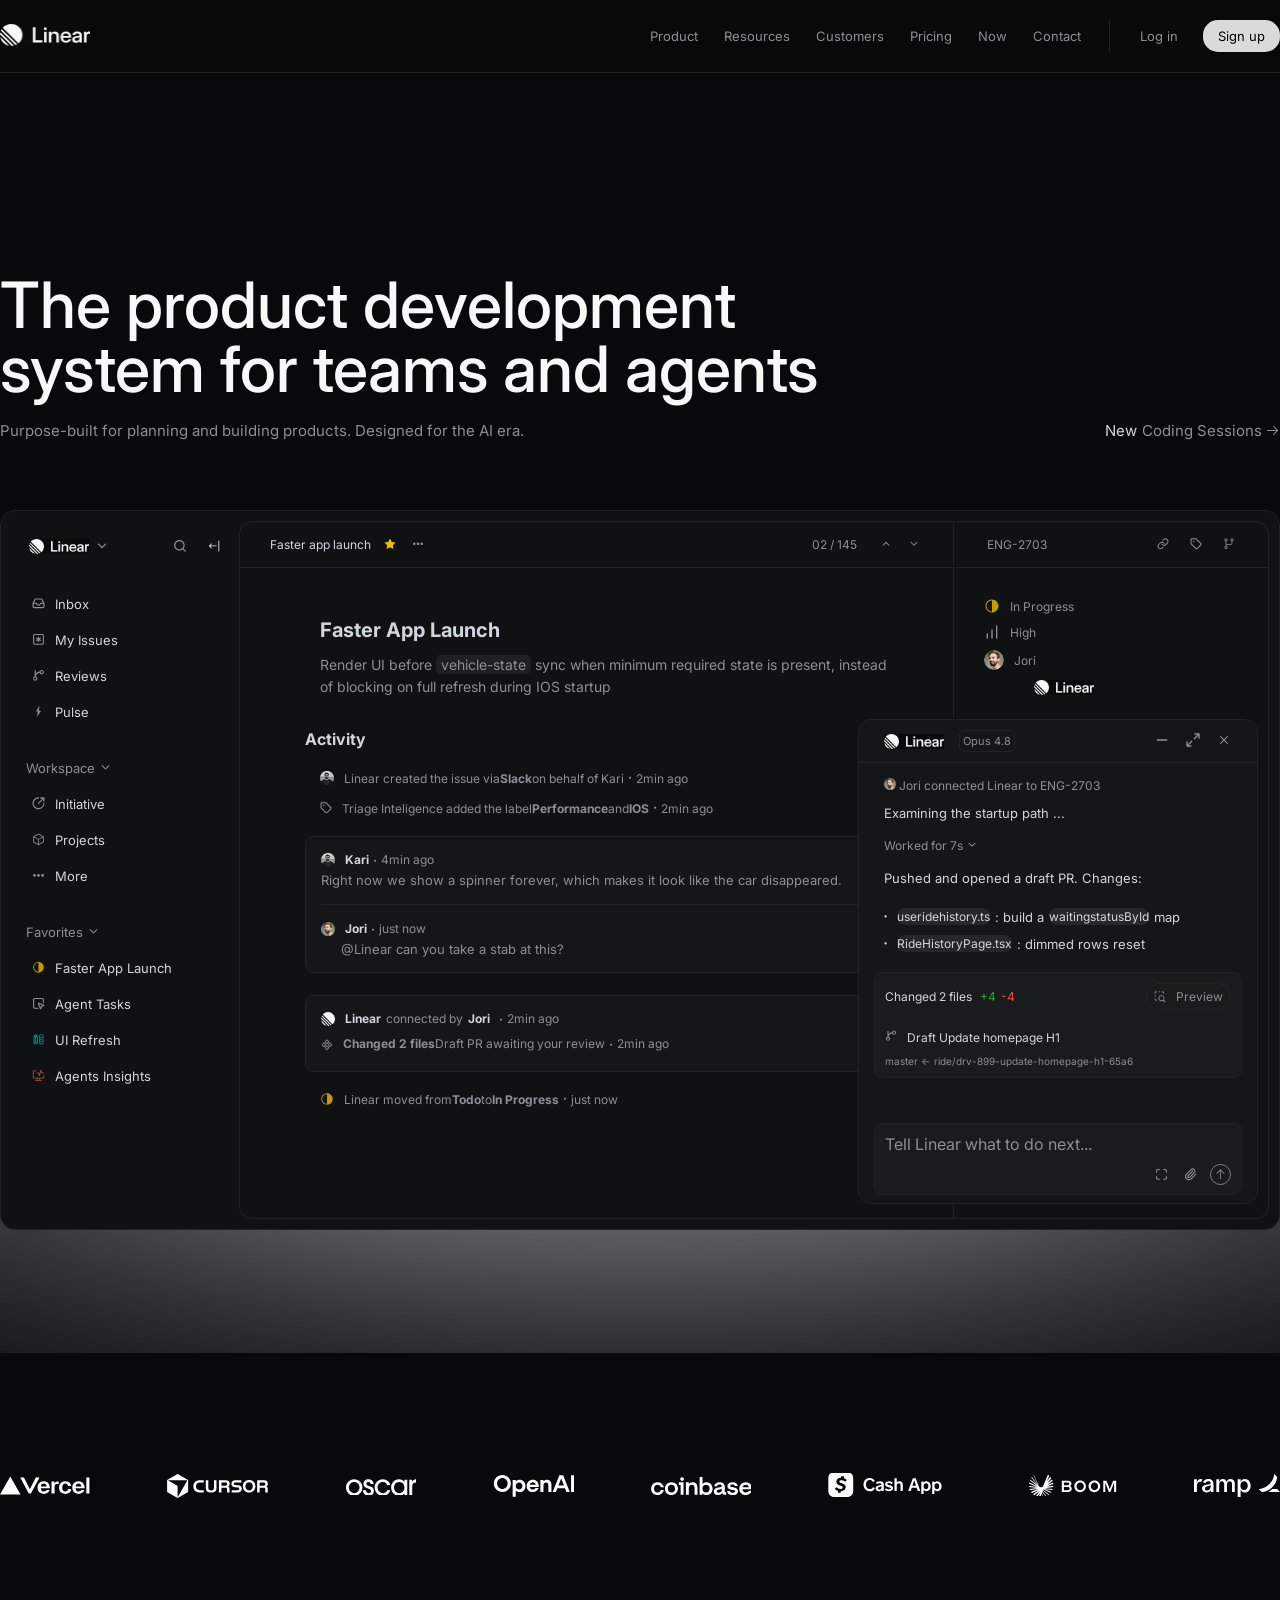
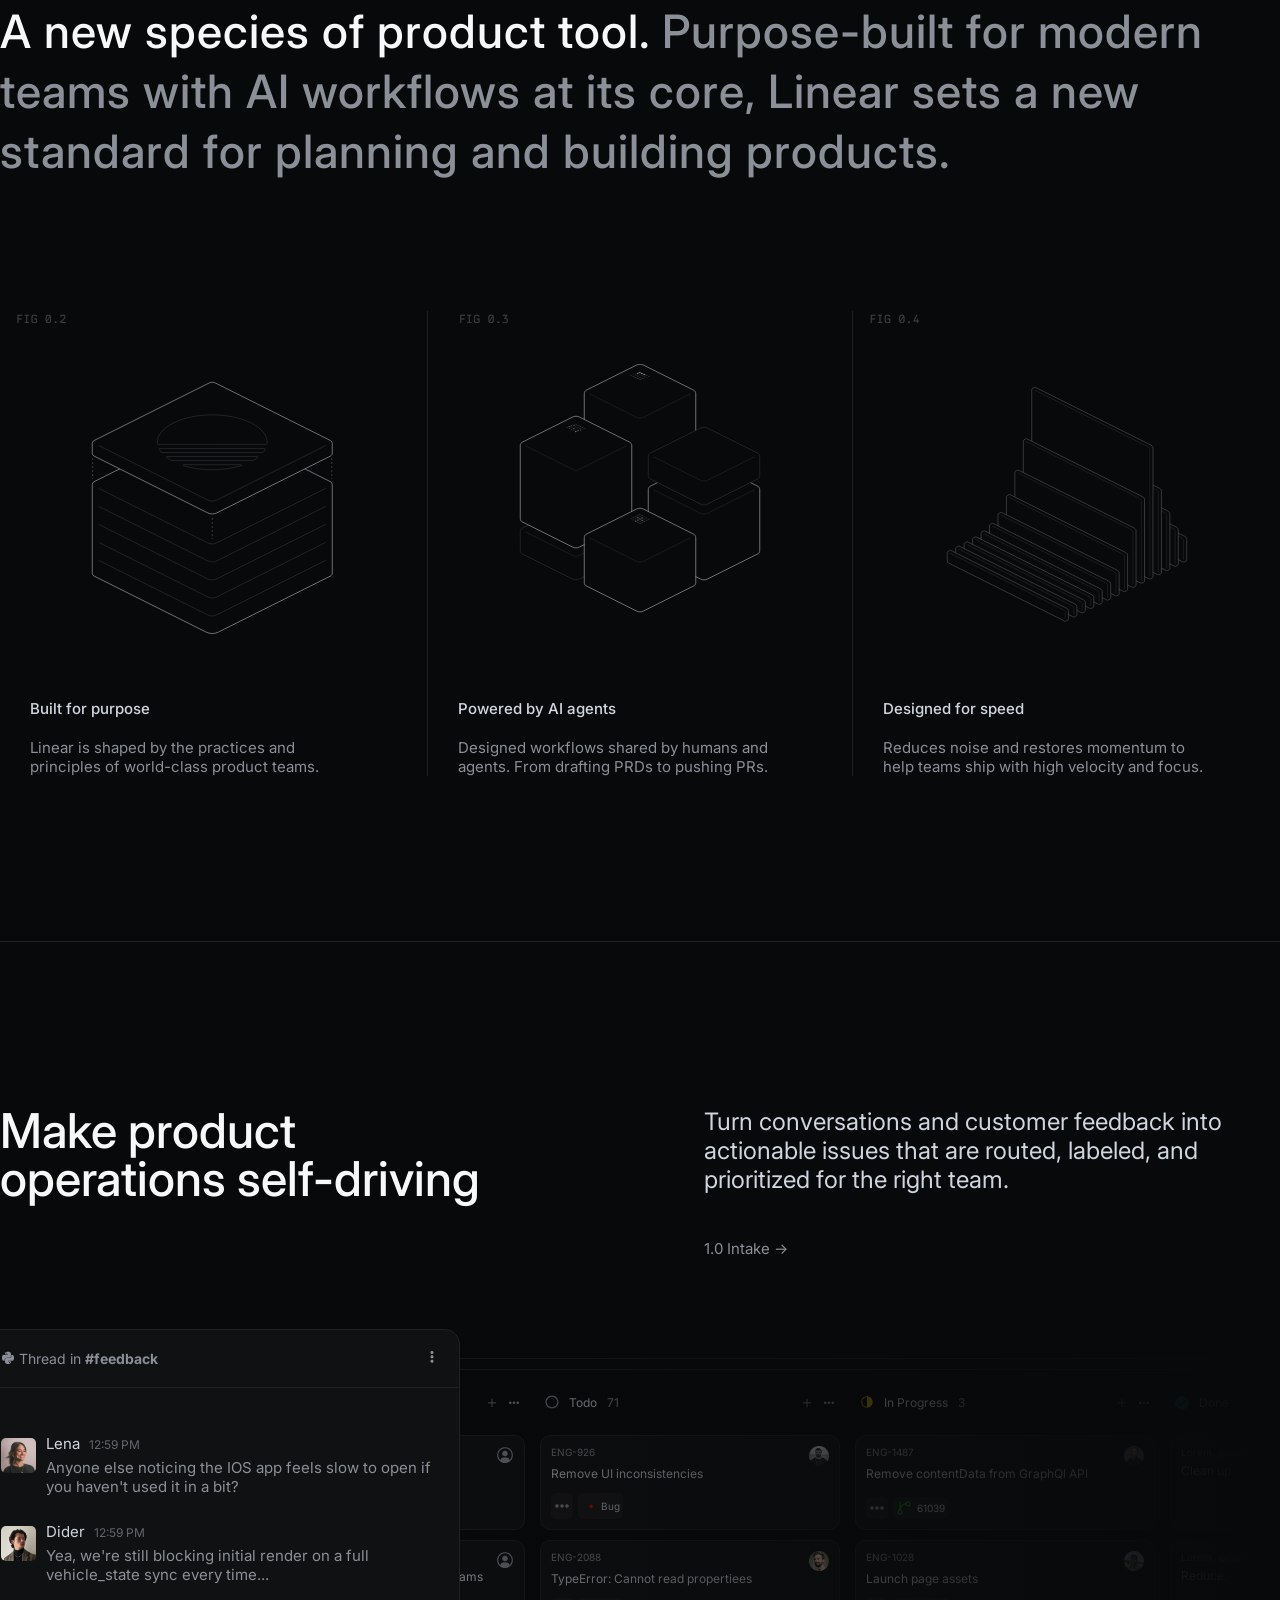
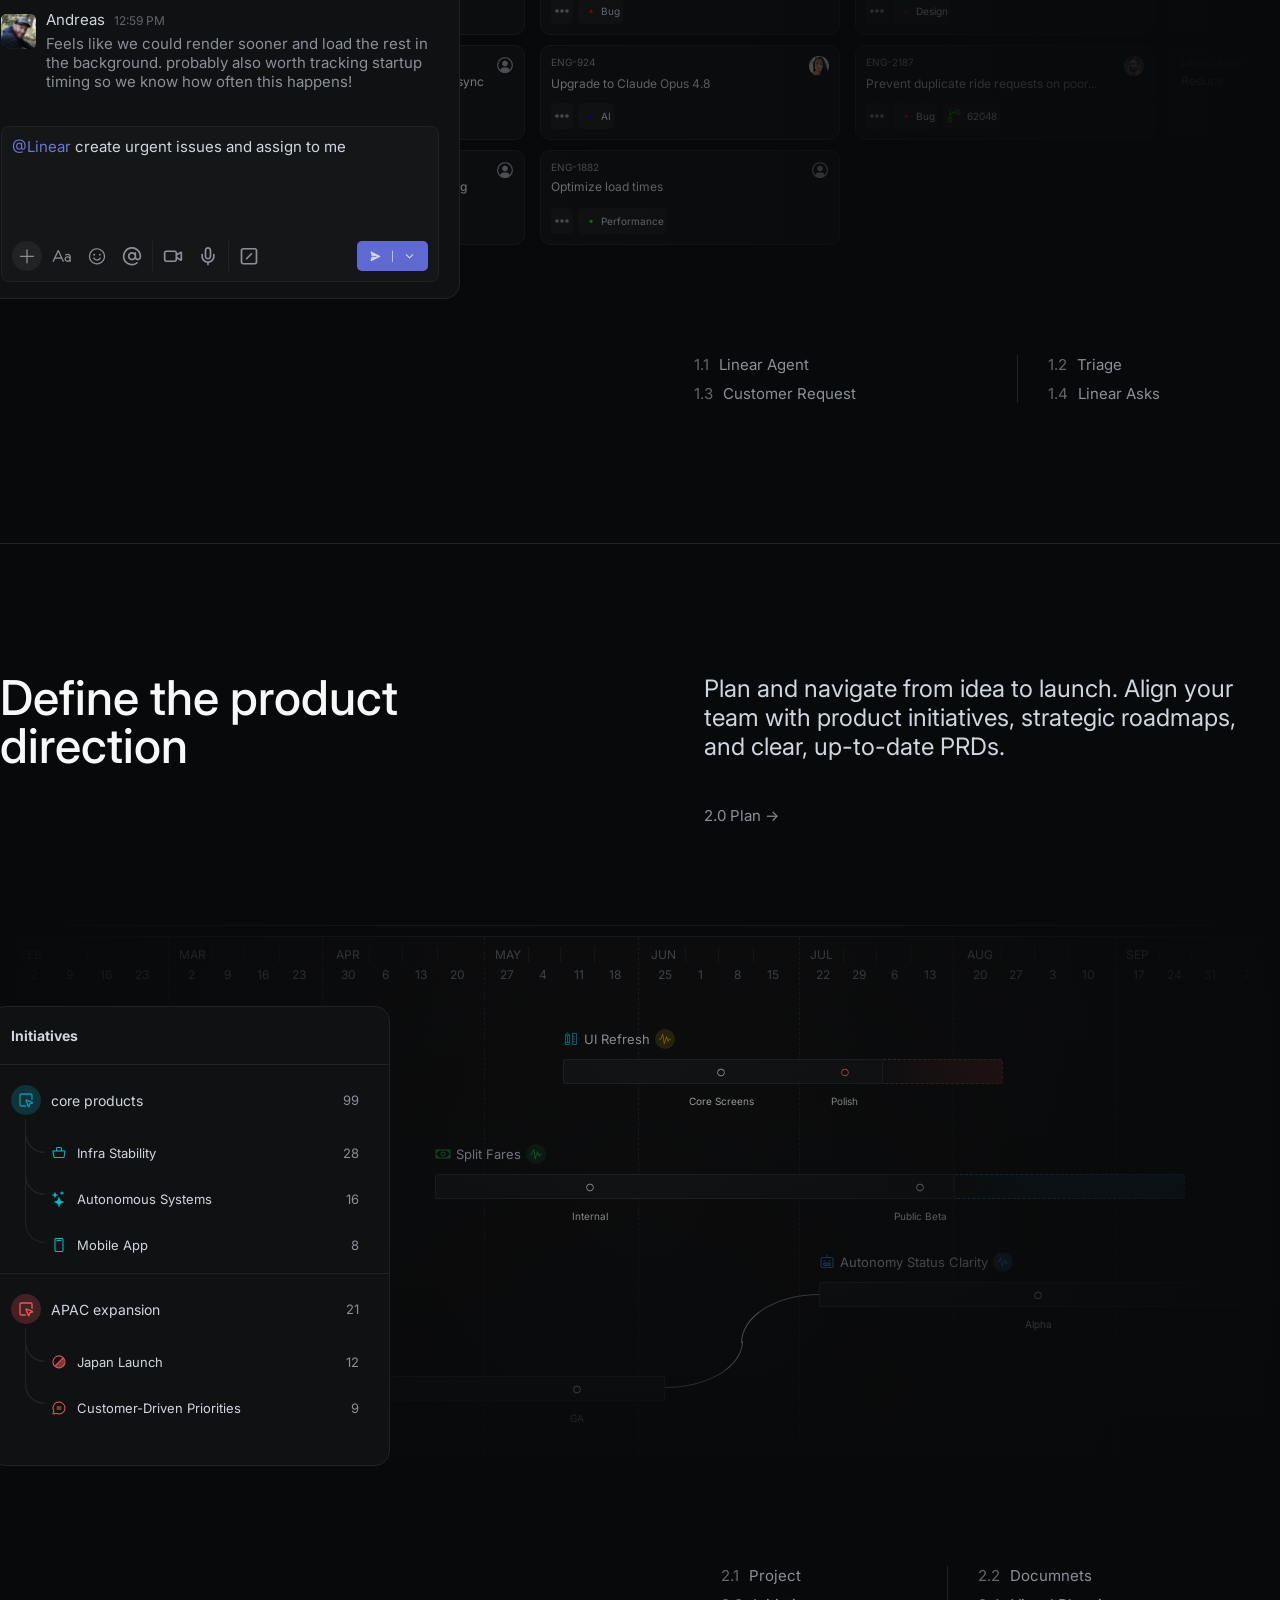
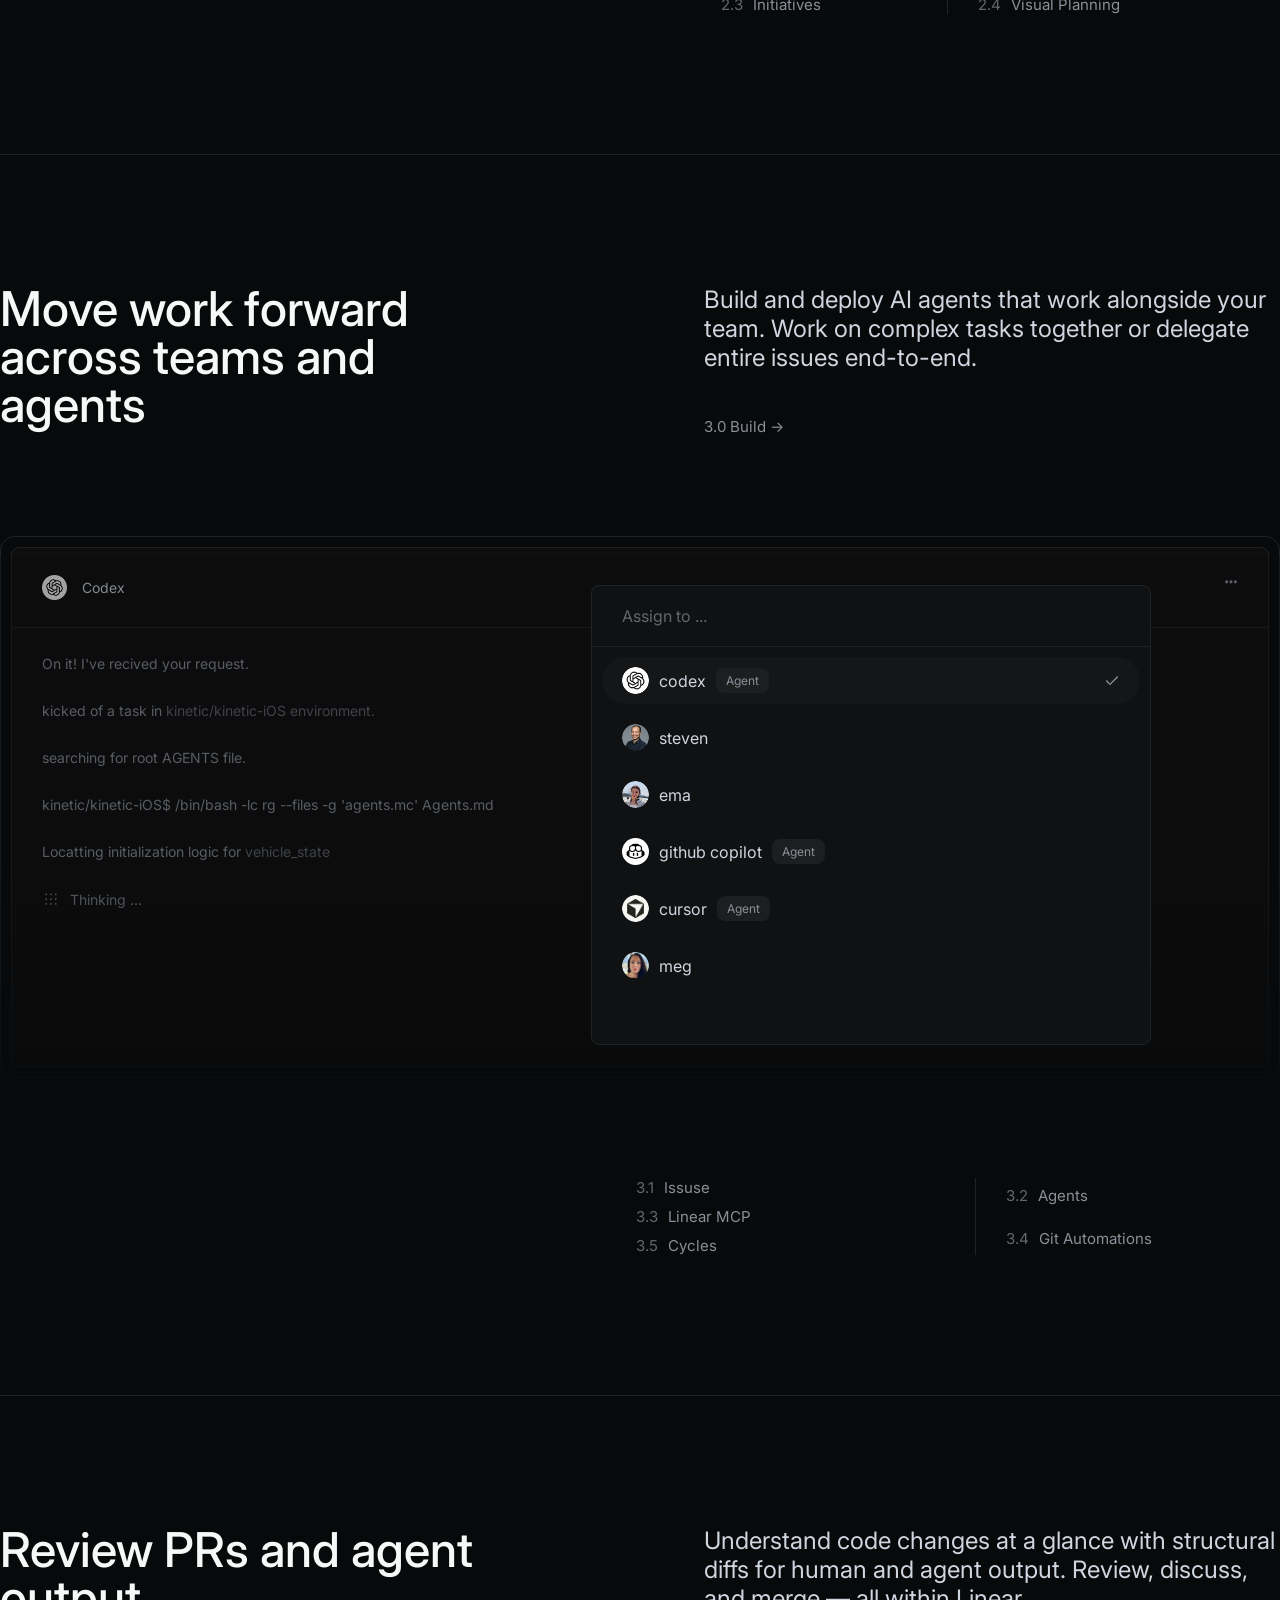
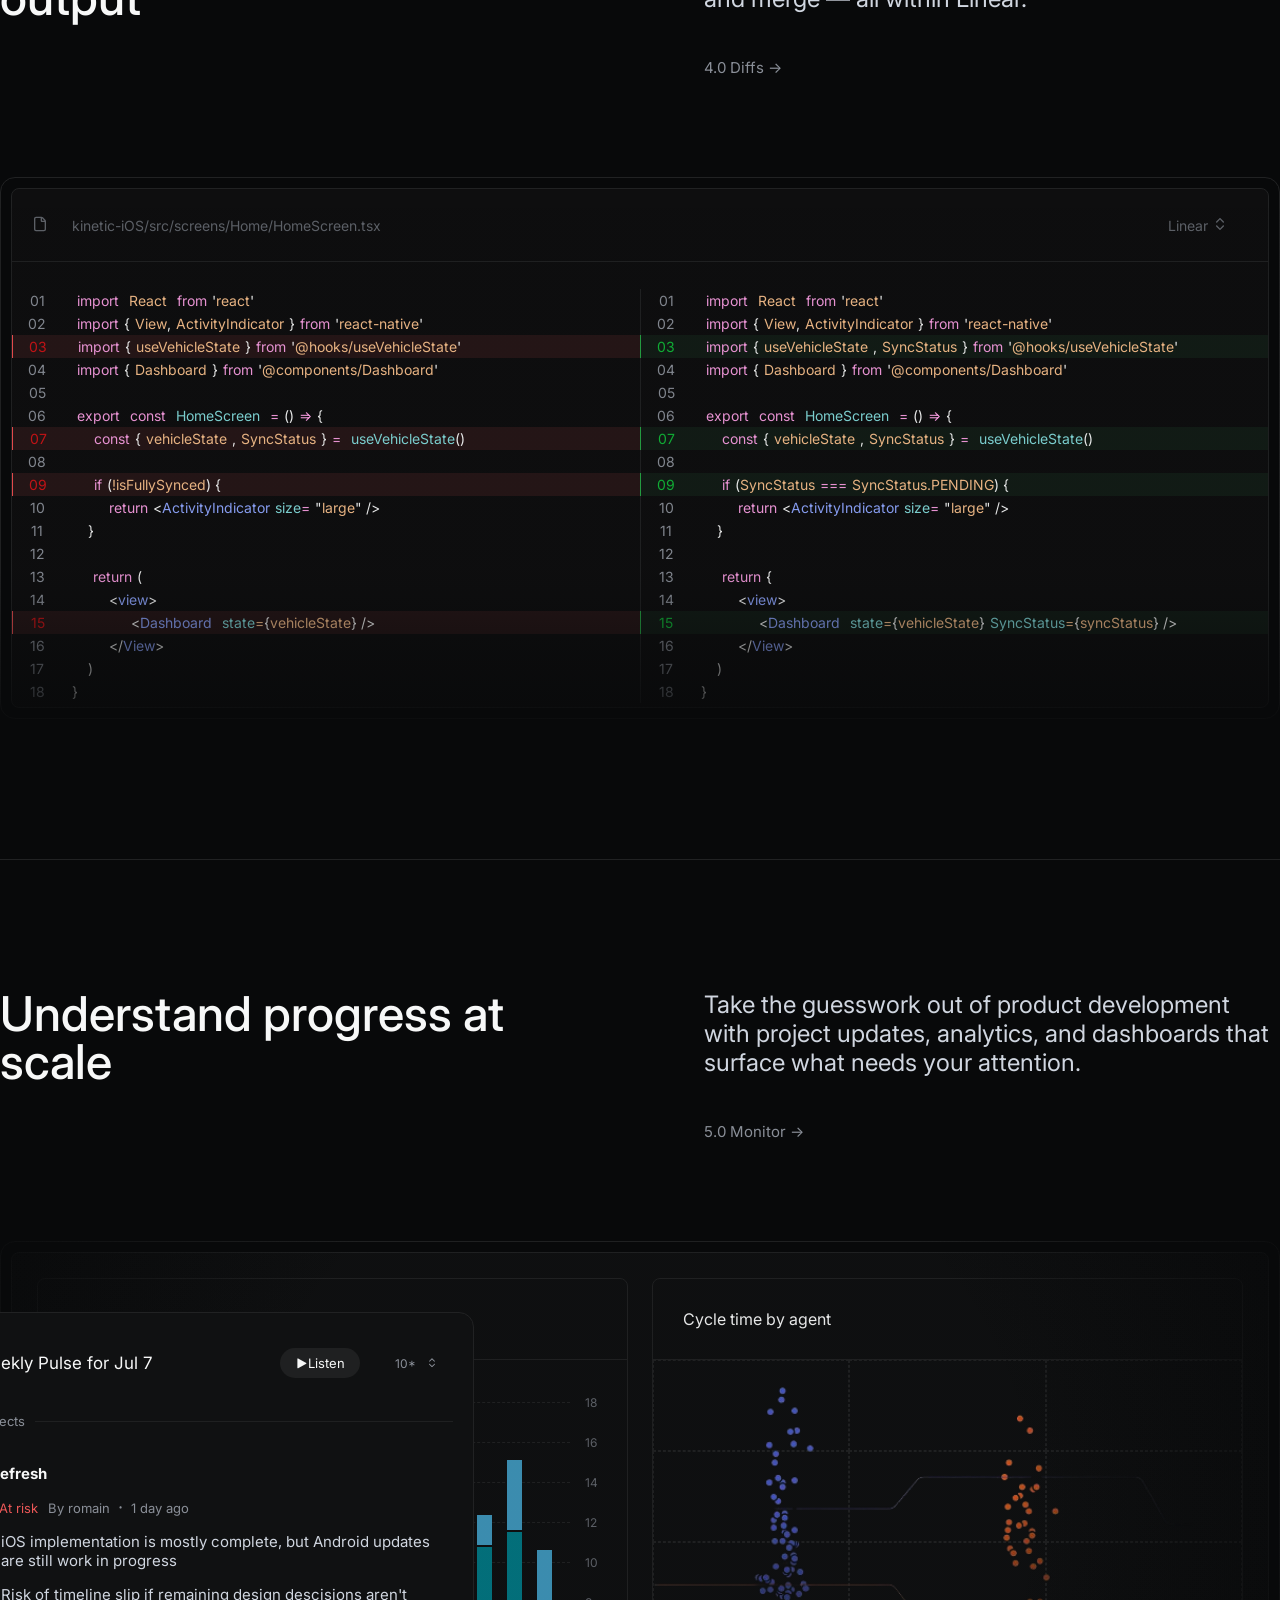
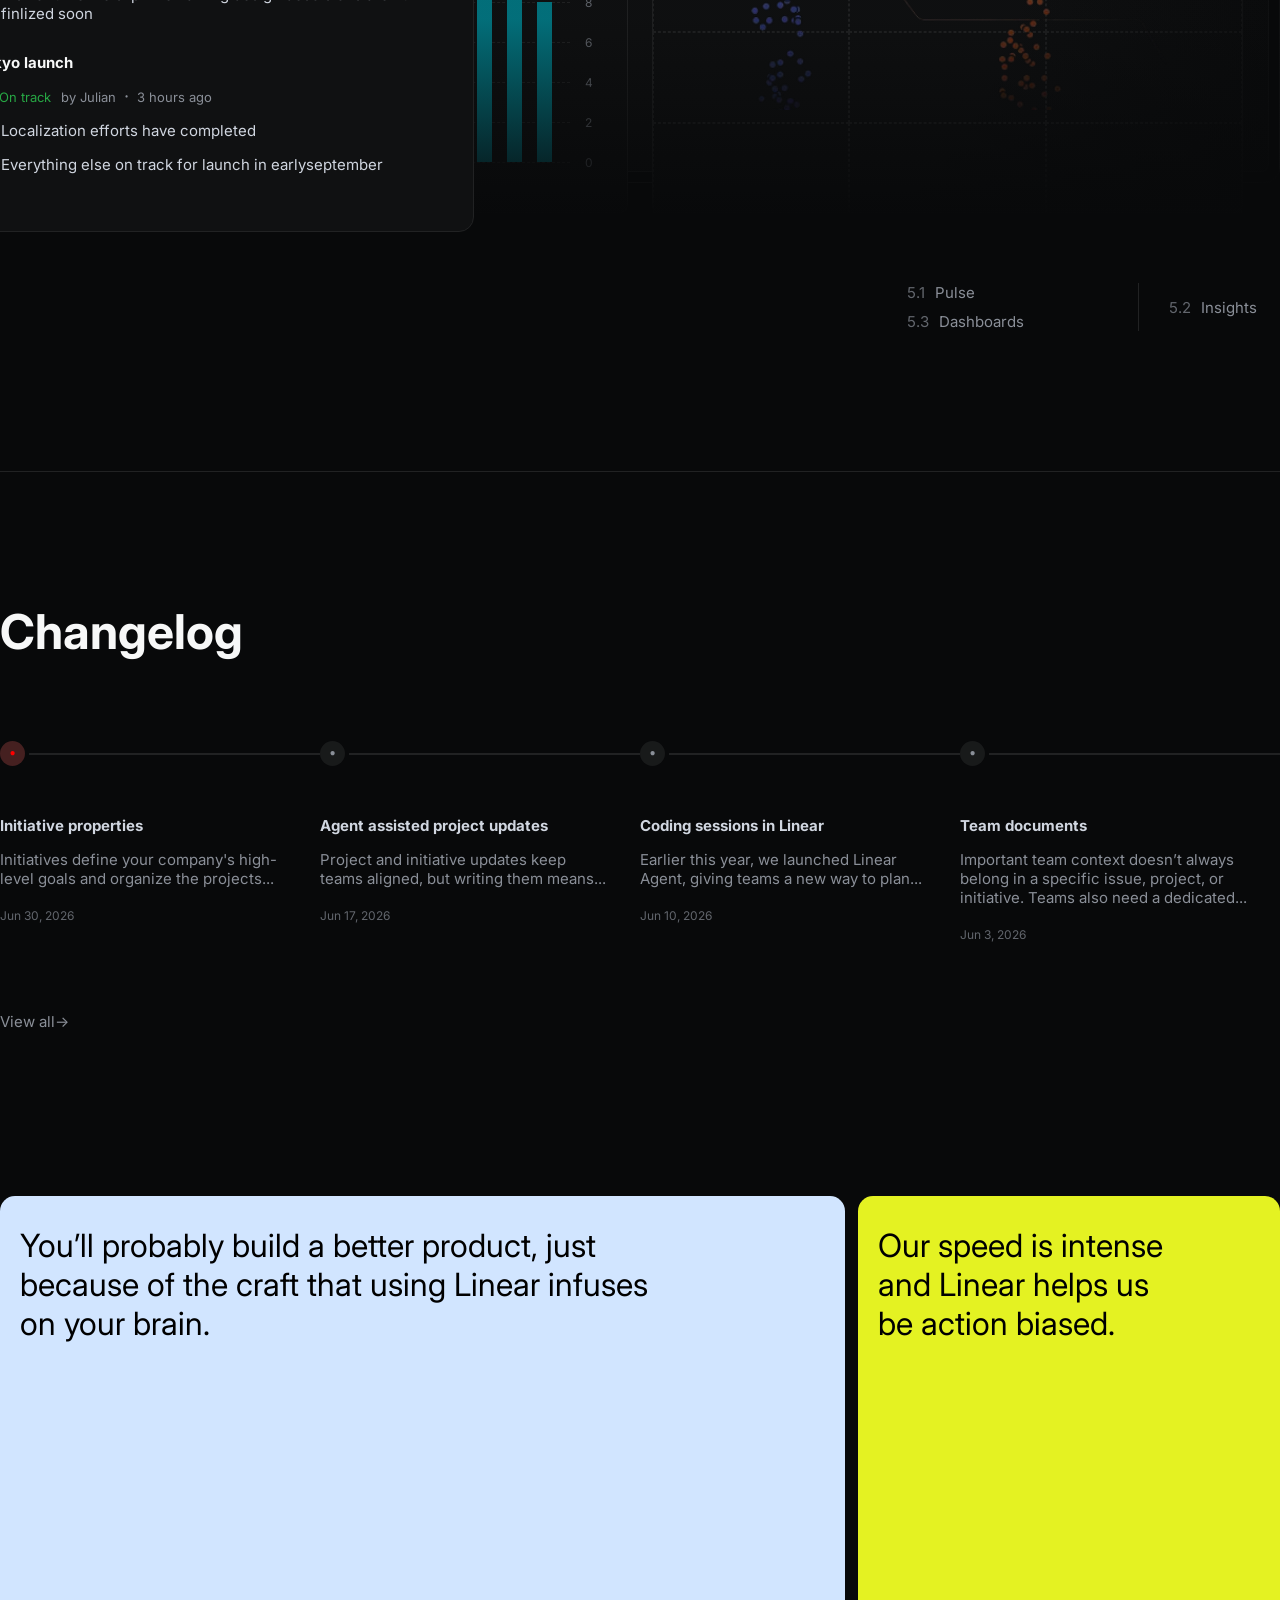
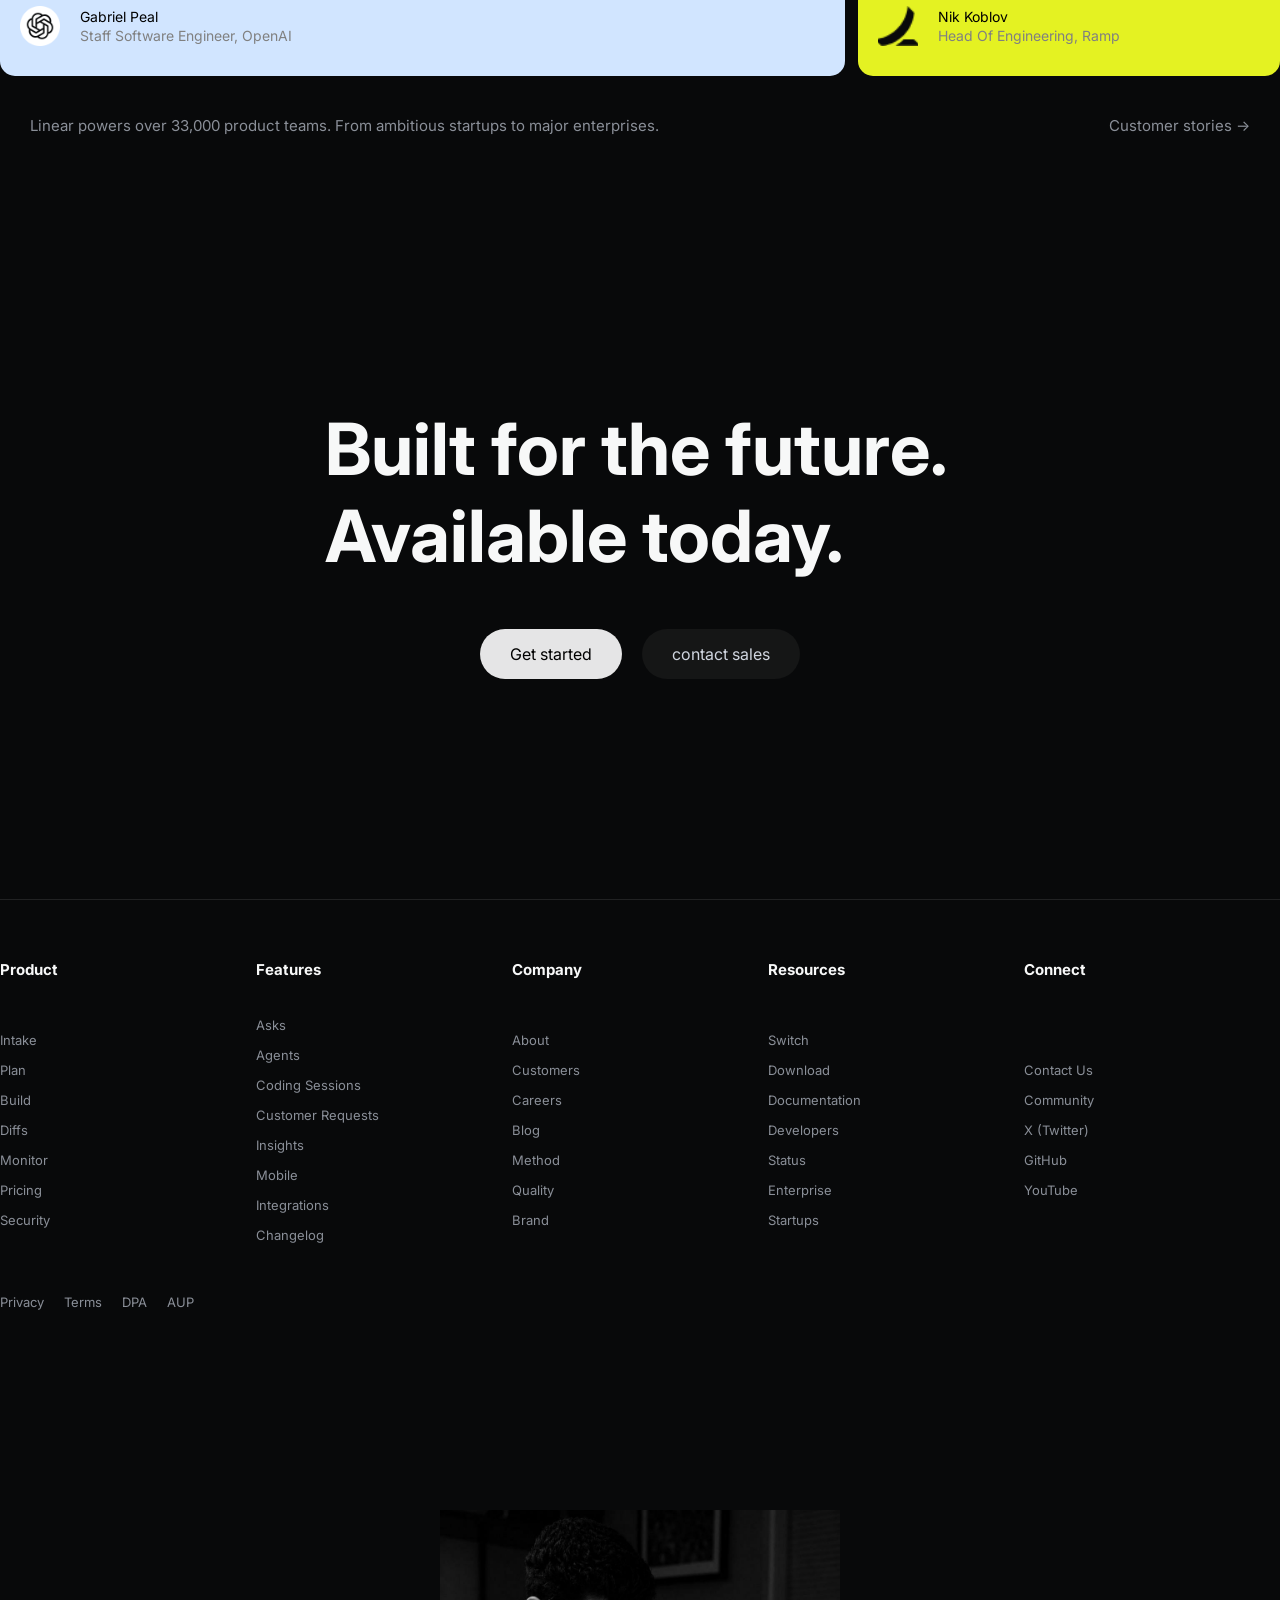
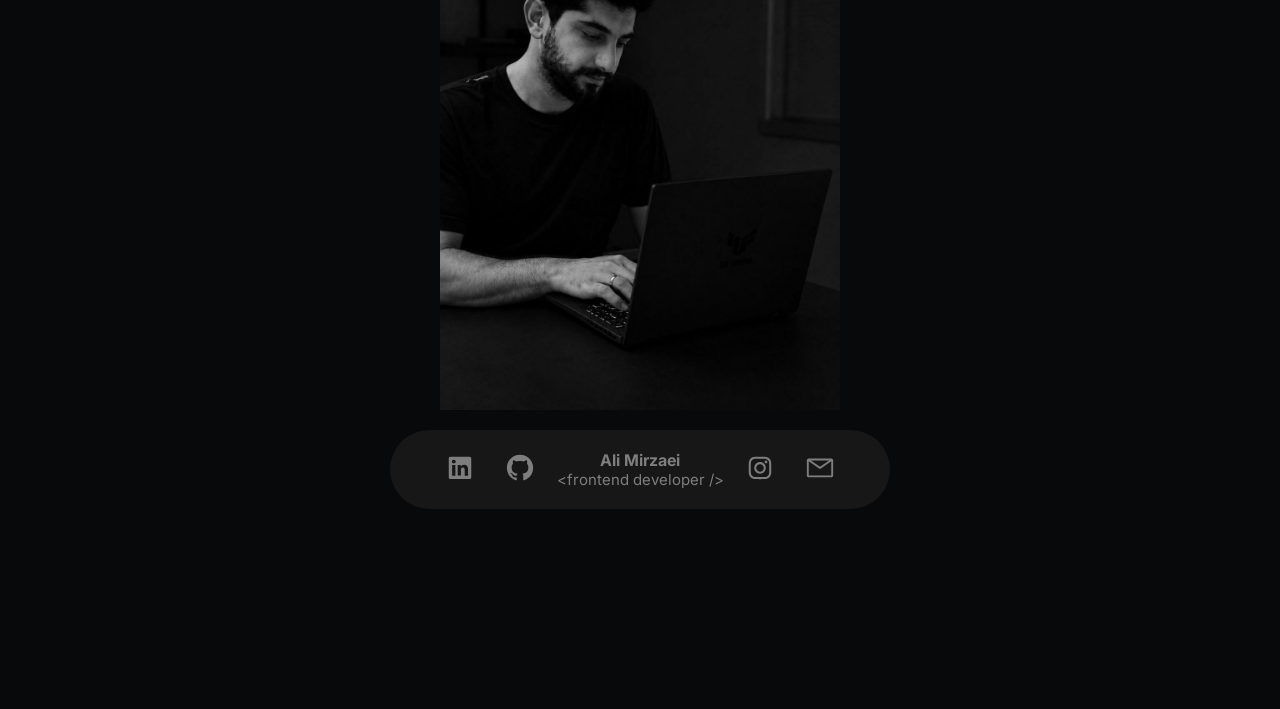
<file: index.html>
<!DOCTYPE html>
<html lang="en">

<head>
    <meta charset="UTF-8">
    <meta name="viewport" content="width=device-width, initial-scale=1.0">
    <title>Linear</title>

    <link rel="stylesheet" href="assets/StyleSheet/public.css">
    <link rel="stylesheet" href="assets/StyleSheet/master.css">
    <link rel="stylesheet" href="assets/Font/font/style.css">
    <link rel="stylesheet" href="assets/Font/font2/style.css">
    <link rel="stylesheet" href="assets/Font/font3/style.css">

</head>

<body>
    <!--==================#1 HEADER HTML ==================-->
    <!--===================================================-->
    <header class="row">
        <section class="row">

            <!-- left -->
            <figure>
                <a href="">
                    <img src="assets/Images/logo.png" alt="">
                </a>
            </figure>

            <!-- right -->
            <div>
                <nav>
                    <ul>
                        <li>
                            <a href="">product</a>
                            <div>

                                <!-- top -->
                                <div>
                                    <div>
                                        <a href="">
                                            <span>intake</span>
                                            <span>Make your procut operations self-driving</span>
                                        </a>
                                        <a href="">
                                            <span>plan</span>
                                            <span>Plan and navigate from ideas to launch</span>
                                        </a>
                                    </div>
                                    <div>
                                        <a href="">
                                            <span>build</span>
                                            <span>Move work forward across teams and agents</span>
                                        </a>
                                        <a href="">
                                            <span>diffs</span>
                                            <span>Make code review effortless</span>
                                        </a>
                                    </div>
                                    <div>
                                        <a href="">
                                            <span>monitor</span>
                                            <span>Understand progress at scale</span>
                                        </a>
                                        <a href="">
                                            <span>integrations</span>
                                            <span>Collaborate across tools</span>
                                        </a>
                                    </div>
                                </div>

                                <!-- bottom -->
                                <div>
                                    <a href="">New: Initiative properies</a>
                                    <a href="">Changelog</a>
                                </div>
                            </div>
                        </li>
                        <li>
                            <a href="">resources</a>
                            <div>

                                <div>
                                    <div>
                                        <a href="">
                                            <span>about</span>
                                            <span>Meet the team</span>
                                        </a>
                                        <a href="">
                                            <span>careers</span>
                                            <span>We're hiring</span>
                                        </a>
                                    </div>
                                    <div>
                                        <a href="">
                                            <span>developers</span>
                                            <span>Build on the Linear API</span>
                                        </a>
                                        <a href="">
                                            <span>security</span>
                                            <span>Safe, secure, and private</span>
                                        </a>
                                        <a href="">
                                            <span>docs</span>
                                            <span>How to use Linear</span>
                                        </a>
                                    </div>
                                    <div>
                                        <a href="">
                                            <span>switch to Linear</span>
                                            <span>Migration guide</span>
                                        </a>
                                        <a href="">
                                            <span>enterprise</span>
                                            <span>Build products at scale</span>
                                        </a>
                                        <a href="">
                                            <span>mobile</span>
                                            <span>Get the mobile app</span>
                                        </a>
                                    </div>
                                </div>

                            </div>
                        </li>
                        <li>
                            <a href="">customers</a>
                        </li>
                        <li>
                            <a href="">pricing</a>
                        </li>
                        <li>
                            <a href="">now</a>
                        </li>
                        <li>
                            <a href="">contact</a>
                        </li>
                    </ul>
                </nav>
                <div>
                    <a href="">Log in</a>
                    <a href="">Sign up</a>
                </div>
            </div>
        </section>
    </header>

    <!--==================#2 CONTENT HTML ==================-->
    <!--====================================================-->
    <main class="row">

        <!--==================#2-1 HERO HTML ==================-->
        <section>

            <!-- top -->
            <div>
                <h1>The product development system for teams and agents</h1>
                <div>
                    <p>Purpose-built for planning and building products. Designed for the AI era.</p>
                    <a href=""><span>new</span> coding sessions <i class="icon"></i> </a>
                </div>
            </div>

            <!-- bottom -->
            <div>

                <!-- left -->
                <div>

                    <!-- row 1 -->
                    <div>
                        <a href="">
                            <img src="assets/Images/logo.png" alt="">
                            <i class="icon"></i>
                        </a>
                        <div>
                            <a href=""><i class="icon"></i></a>
                            <a href=""><i class="icon"></i></a>
                        </div>
                    </div>

                    <!-- rows 2,3,4  -->
                    <div>
                        <a href=""><i class="icon"></i> inbox</a>
                        <a href=""><i class="icon"></i> my issues</a>
                        <a href=""><i class="icon"></i> reviews</a>
                        <a href=""><i class="icon"></i> pulse</a>
                    </div>
                    <div>
                        <span>workspace <i class="icon"></i></span>
                        <a href=""><i class="icon"></i> Initiative</a>
                        <a href=""><i class="icon">ﲝ</i> projects</a>
                        <a href=""><i class="icon"></i> more</a>
                    </div>
                    <div>
                        <span>favorites <i class="icon"></i></span>
                        <a href=""><i class="icon">𐃾</i> faster app launch</a>
                        <a href=""><i class="icon"></i> agent tasks</a>
                        <a href=""><i class="icon">ﱕ</i> UI refresh</a>
                        <a href=""><i class="icon"></i> agents insights</a>
                    </div>
                </div>

                <!-- right -->
                <div>

                    <!-- L -->
                    <div>

                        <!-- top -->
                        <div>
                            <div>
                                <span>Faster app launch</span>
                                <a href=""><i class="icon"></i></a>
                                <a href=""><i class="icon"></i></a>
                            </div>
                            <div>
                                <span>02 / 145</span>
                                <a href=""><i class="icon"></i></a>
                                <a href=""><i class="icon"></i></a>
                            </div>
                        </div>

                        <!-- bottom -->
                        <div>
                            <h6>faster app launch</h6>
                            <p>Render UI before <span>vehicle-state</span> sync when minimum required state is present,
                                instead of blocking on full refresh during IOS startup</p>
                            <h6>activity</h6>
                            <span><img src="assets/Images/Kari.png" alt=""> Linear created the issue via
                                <strong>Slack</strong> on behalf
                                of Kari <i class="icon"></i> 2min ago </span>
                            <span><i class="icon"></i> Triage Inteligence added the label <strong>Performance</strong>
                                and <strong>IOS</strong> <i class="icon"></i> 2min ago</span>
                            <div>
                                <span>
                                    <img src="assets/Images/Kari.png" alt=""><strong>Kari</strong><i class="icon"></i>
                                    4min ago</span>
                                <p>Right now we show a spinner forever, which makes it look like the car disappeared.
                                </p>
                                <span><img src="assets/Images/Jori.png" alt=""><strong>Jori</strong><i
                                        class="icon"></i> just now</span>
                                <p>@Linear can you take a stab at this?</p>
                            </div>
                            <div>
                                <span><img src="assets/Images/Logo Empty.png" alt=""><strong>Linear</strong> connected
                                    by <strong>Jori</strong><i class="icon"></i> 2min ago</span>

                                <span><i class="icon"></i> <strong>Changed 2 files</strong> Draft PR awaiting your
                                    review
                                    <i class="icon"></i> 2min ago</span>
                            </div>
                            <span><i class="icon">𐃾</i> Linear moved from <strong>Todo</strong> to <strong>In
                                    Progress</strong><i class="icon"></i> just now</span>
                        </div>
                    </div>

                    <!-- R -->
                    <div>

                        <!-- top -->
                        <div>
                            <span>ENG-2703</span>
                            <div>
                                <a href=""><i class="icon"></i></a>
                                <a href=""><i class="icon"></i></a>
                                <a href=""><i class="icon"></i></a>
                            </div>
                        </div>

                        <!-- bottom -->
                        <div>
                            <span><i class="icon">𐃾</i>in progress</span>
                            <span><i class="icon"></i>high</span>
                            <span><img src="assets/Images/Jori.png" alt=""> jori</span>
                            <span><img src="assets/Images/logo.png" alt=""></span>
                        </div>
                    </div>

                    <!-- ABS -->
                    <div>

                        <!-- top -->
                        <div>
                            <div>
                                <img src="assets/Images/logo.png" alt="">
                                <span>Opus 4.8</span>
                            </div>
                            <div>
                                <a href=""><i class="icon"></i></a>
                                <a href=""><i class="icon"></i></a>
                                <a href=""><i class="icon"></i></a>
                            </div>
                        </div>

                        <!-- bottom -->
                        <div>

                            <!-- 1 -->
                            <span><img src="assets/Images/Jori.png" alt=""> Jori connected Linear to ENG-2703</span>

                            <!-- 2 -->
                            <span>Examining the startup path ...</span>

                            <!-- 3 -->
                            <span>Worked for 7s <i class="icon"></i></span>

                            <!-- 4 -->
                            <span>Pushed and opened a draft PR. Changes: </span>

                            <!-- 5 & 6 -->
                            <p><i class="icon"></i><span>useridehistory.ts</span>: build a
                                <span>waitingstatusById</span> map
                            </p>
                            <p><i class="icon"></i><span>RideHistoryPage.tsx</span>: dimmed rows reset</p>
                            <div>
                                <div>
                                    <p>Changed 2 files <span>+4</span><span>-4</span></p>
                                    <span><i class="icon"></i> preview</span>
                                </div>
                                <span><i class="icon"></i> Draft Update homepage H1</span>
                                <span>master ← ride/drv-899-update-homepage-h1-65a6</span>
                            </div>
                            <div>
                                <span>Tell Linear what to do next...</span>
                                <div>
                                    <a href=""><i class="icon"></i></a>
                                    <a href=""><i class="icon"></i></a>
                                    <a href=""><i class="icon">婢</i></a>
                                </div>
                            </div>
                        </div>
                    </div>
                </div>
            </div>
        </section>

        <!--==================#2-2 A NEW SPECIES HTML ==================-->
        <section>

            <!-- logos -->
            <div>
                <figure><a href=""><img src="assets/Images/Vercel.png" alt=""></a></figure>
                <figure><a href=""><img src="assets/Images/CursorFull.png" alt=""></a></figure>
                <figure><a href=""><img src="assets/Images/Oscar.png" alt=""></a></figure>
                <figure><a href=""><img src="assets/Images/OpenAI.png" alt=""></a></figure>
                <figure><a href=""><img src="assets/Images/CoinBase.png" alt=""></a></figure>
                <figure><a href=""><img src="assets/Images/CashApp.png" alt=""></a></figure>
                <figure><a href=""><img src="assets/Images/Boom.png" alt=""></a></figure>
                <figure><a href=""><img src="assets/Images/Ramp.png" alt=""></a></figure>
            </div>

            <!-- text -->
            <div>
                <h2><span>A new species of product tool.</span> Purpose-built for modern teams with AI workflows at its
                    core, Linear sets a new standard for planning and building
                    products.</h2>
            </div>

            <!-- pictures -->
            <div>
                <figure>
                    <img src="assets/Images/Left.png" alt="">
                    <figcaption>
                        <h5>Built for purpose</h5>
                        <span>Linear is shaped by the practices and principles of world-class product teams.</span>
                    </figcaption>
                </figure>
                <figure>
                    <img src="assets/Images/mIddle.png" alt="">
                    <figcaption>
                        <h5>Powered by AI agents</h5>
                        <span>Designed workflows shared by humans and agents. From drafting PRDs to pushing PRs.</span>
                    </figcaption>
                </figure>
                <figure>
                    <img src="assets/Images/RIGHT.png" alt="">
                    <figcaption>
                        <h5>Designed for speed</h5>
                        <span>Reduces noise and restores momentum to help teams ship with high velocity and
                            focus.</span>
                    </figcaption>
                </figure>
            </div>
        </section>

        <!--==================#2-3 MAKE PRODUCTS HTML ==================-->
        <section>

            <!-- text -->
            <div>
                <h2>Make product operations self-driving</h2>
                <div>
                    <h4>Turn conversations and customer feedback into actionable issues that are routed, labeled, and
                        prioritized for the right
                        team.</h4>
                    <a href="">1.0 Intake →</a>
                </div>
            </div>

            <!-- boxes -->
            <div>

                <!-- inner box -->
                <div>

                    <!-- top -->
                    <div>

                        <!-- cells -->

                        <!-- 1 -->
                        <div>
                            <i class="icon"></i>
                            <i class="icon"></i>
                        </div>

                        <!-- 2 -->
                        <div>
                            <div>
                                <i class="icon"></i>
                                <span>Todo</span>
                                <span>71</span>
                            </div>
                            <div>
                                <i class="icon"></i>
                                <i class="icon"></i>
                            </div>
                        </div>

                        <!-- 3 -->
                        <div>
                            <div>
                                <i class="icon">𐃾</i>
                                <span>In Progress</span>
                                <span> 3 </span>
                            </div>

                            <div>
                                <i class="icon"></i>
                                <i class="icon"></i>
                            </div>
                        </div>

                        <!-- 4 -->
                        <div>
                            <i class="icon"></i>
                            <span>Done</span>
                        </div>
                    </div>

                    <!-- bottom -->
                    <div>

                        <!-- 1 -->
                        <div>
                            <div>
                                <div>
                                    <span></span>
                                    <i class="icon"></i>
                                    <span> </span>
                                </div>
                                <div>
                                    <span></span>
                                    <span></span>
                                    <span></span>
                                </div>
                            </div>
                            <div>
                                <div>
                                    <span></span>
                                    <i class="icon"></i>
                                    <span>Lorem ipsum dolor sit, amet coituasda rams</span>
                                </div>
                                <div>
                                    <span></span>
                                    <span></span>
                                    <span></span>
                                </div>
                            </div>
                            <div>
                                <div>
                                    <span></span>
                                    <i class="icon"></i>
                                    <span>Lorem ipsum dr sit, amet csouour ic jle sync</span>
                                </div>
                                <div>
                                    <span></span>
                                    <span></span>
                                    <span></span>
                                </div>
                            </div>
                            <div>
                                <div>
                                    <span></span>
                                    <i class="icon"></i>
                                    <span>Lorem ipsum dolor sit, t conseehjltu uting</span>
                                </div>
                                <div>
                                    <span></span>
                                    <span></span>
                                    <span></span>
                                </div>
                            </div>
                        </div>

                        <!-- 2 -->
                        <div>
                            <div>
                                <div>
                                    <span>ENG-926</span>
                                    <img src="assets/Images/Kari.png" alt="">
                                    <span>Remove UI inconsistencies</span>
                                </div>
                                <div>
                                    <i class="icon"></i>
                                    <span><i class="icon"></i>Bug</span>
                                </div>
                            </div>
                            <div>
                                <div>
                                    <span>ENG-2088</span>
                                    <img src="assets/Images/Jori.png" alt="">
                                    <span>TypeError: Cannot read propertiees</span>
                                </div>
                                <div>
                                    <i class="icon"></i>
                                    <span><i class="icon"></i>Bug</span>
                                </div>
                            </div>
                            <div>
                                <div>
                                    <span>ENG-924</span>
                                    <img src="assets/Images/Meg.png" alt="">
                                    <span>Upgrade to Claude Opus 4.8</span>
                                </div>
                                <div>
                                    <i class="icon"></i>
                                    <span><i class="icon"></i>AI</span>
                                </div>
                            </div>
                            <div>
                                <div>
                                    <span>ENG-1882</span>
                                    <i class="icon"></i>
                                    <span>Optimize load times</span>
                                </div>
                                <div>
                                    <i class="icon"></i>
                                    <span><i class="icon"></i>Performance</span>
                                </div>
                            </div>
                        </div>

                        <!-- 3 -->
                        <div>
                            <div>
                                <div>
                                    <span>ENG-1487</span>
                                    <img src="assets/Images/Steven.png" alt="">
                                    <span>Remove contentData from GraphQl API</span>
                                </div>
                                <div>
                                    <i class="icon"></i>
                                    <span><i class="icon"></i>61039</span>
                                </div>
                            </div>
                            <div>
                                <div>
                                    <span>ENG-1028</span>
                                    <img src="assets/Images/Ema.png" alt="">
                                    <span>Launch page assets</span>
                                </div>
                                <div>
                                    <i class="icon"></i>
                                    <span><i class="icon"></i>Design</span>
                                </div>
                            </div>
                            <div>
                                <div>
                                    <span>ENG-2187</span>
                                    <img src="assets/Images/Jori.png" alt="">
                                    <span>Prevent duplicate ride requests on poor...</span>
                                </div>
                                <div>
                                    <i class="icon"></i>
                                    <span><i class="icon"></i>Bug</span>
                                    <span><i class="icon"></i>62048</span>
                                </div>
                            </div>
                        </div>

                        <!-- 4 -->
                        <div>
                            <div>
                                <div>
                                    <span>Lorem, ipsum.</span>
                                    <span>Clean up</span>
                                </div>
                                <div></div>
                            </div>
                            <div>
                                <div>
                                    <span>Lorem, ipsum.</span>
                                    <span>Reduce.</span>
                                </div>
                                <div></div>
                            </div>
                            <div>
                                <div>
                                    <span>Lorem, ipsum.</span>
                                    <span>Reduce</span>
                                </div>
                                <div>
                                </div>
                            </div>
                        </div>
                    </div>
                </div>

                <!-- shadow -->
                <div></div>

                <!-- ABS box -->
                <div>

                    <!-- header -->
                    <div>
                        <span><i class="icon"></i> Thread in <strong>#feedback</strong></span>
                        <i class="icon">ￛ</i>
                    </div>

                    <!-- messages -->
                    <div>

                        <!-- avatars -->
                        <div>

                            <!-- 1 -->
                            <div>
                                <img src="assets/Images/Lena.png" alt="">
                                <div>
                                    <span>Lena</span>
                                    <span>12:59 PM</span>
                                    <p>Anyone else noticing the IOS app feels slow to open if you haven't used it in a
                                        bit?
                                    </p>
                                </div>
                            </div>

                            <!-- 2 -->
                            <div>
                                <img src="assets/Images/Dider.png" alt="">
                                <div>
                                    <span>Dider </span>
                                    <span>12:59 PM</span>
                                    <p>Yea, we're still blocking initial render on a full vehicle_state sync every
                                        time...
                                    </p>
                                </div>
                            </div>

                            <!-- 3 -->
                            <div>
                                <img src="assets/Images/Andress.png" alt="">
                                <div>
                                    <span>Andreas</span>
                                    <span>12:59 PM</span>
                                    <p>Feels like we could render sooner and load the rest in the background. probably
                                        also
                                        worth tracking startup timing so we know how often this happens!</p>
                                </div>
                            </div>
                        </div>

                        <!-- text box -->
                        <div>
                            <p><span>@Linear</span> create urgent issues and assign to me </p>
                            <div>
                                <div>
                                    <i class="icon"></i>
                                    <i class="icon"></i>
                                    <i class="icon"></i>
                                    <i class="icon"></i>
                                    <i class="icon"></i>
                                    <i class="icon"></i>
                                    <i class="icon"></i>
                                </div>

                                <a href="">
                                    <i class="icon"></i>
                                    <i class="icon">贈</i>
                                    <i class="icon"></i>
                                </a>
                            </div>
                        </div>
                    </div>
                </div>
            </div>

            <!-- numbers -->
            <div>
                <div>
                    <a href=""><span>1.1</span>Linear Agent <i class="icon"></i></a>
                    <a href=""><span>1.3</span>customer request <i class="icon"></i></a>
                </div>
                <div>
                    <a href=""><span>1.2</span> triage <i class="icon"></i></a>
                    <a href=""><span>1.4</span> linear asks <i class="icon"></i></a>
                </div>
            </div>
        </section>

        <!--==================#2-4 DEFINE HTML ==================-->
        <section>

            <!-- text -->
            <div>
                <h2>Define the product direction</h2>
                <div>
                    <h4>Plan and navigate from idea to launch. Align your team with product initiatives, strategic
                        roadmaps, and clear,
                        up-to-date PRDs.</h4>
                    <a href="">2.0 Plan →</a>
                </div>
            </div>

            <!-- boxes -->
            <div>

                <!-- inner box -->
                <div>
                    <div>

                        <!-- bar -->
                        <div>

                            <!-- month 1 -->
                            <div>
                                <span>FEB</span>
                                <span></span>
                                <span></span>
                                <span></span>
                            </div>

                            <!-- days -->
                            <div>
                                <span>2</span>
                                <span>9</span>
                                <span>16</span>
                                <span>23</span>
                            </div>
                        </div>
                    </div>
                    <div>

                        <!-- bar -->
                        <div>

                            <!-- month 2 -->
                            <div>
                                <span>MAR</span>
                                <span></span>
                                <span></span>
                                <span></span>
                            </div>

                            <!-- days -->
                            <div>
                                <span>2</span>
                                <span>9</span>
                                <span>16</span>
                                <span>23</span>
                            </div>
                        </div>
                    </div>
                    <div>

                        <!-- bar -->
                        <div>

                            <!-- month 3 -->
                            <div>
                                <span>APR</span>
                                <span></span>
                                <span></span>
                                <span></span>
                            </div>

                            <!-- days -->
                            <div>
                                <span>30</span>
                                <span>6</span>
                                <span>13</span>
                                <span>20</span>
                            </div>
                        </div>
                    </div>
                    <div>

                        <!-- bar -->
                        <div>

                            <!-- month 4 -->
                            <div>
                                <span>MAY</span>
                                <span></span>
                                <span></span>
                                <span></span>
                            </div>

                            <!-- days -->
                            <div>
                                <span>27</span>
                                <span>4</span>
                                <span>11</span>
                                <span>18</span>
                            </div>
                        </div>
                    </div>
                    <div>

                        <!-- bar -->
                        <div>

                            <!-- month 5 -->
                            <div>
                                <span>JUN</span>
                                <span></span>
                                <span></span>
                                <span></span>
                            </div>

                            <!-- days -->
                            <div>
                                <span>25</span>
                                <span>1</span>
                                <span>8</span>
                                <span>15</span>
                            </div>
                        </div>
                    </div>
                    <div>

                        <!-- bar -->
                        <div>

                            <!-- month 6 -->
                            <div>
                                <span>JUL</span>
                                <span></span>
                                <span></span>
                                <span></span>
                            </div>

                            <!-- days -->
                            <div>
                                <span>22</span>
                                <span>29</span>
                                <span>6</span>
                                <span>13</span>
                            </div>
                        </div>
                    </div>
                    <div>

                        <!-- bar -->
                        <div>

                            <!-- month 7 -->
                            <div>
                                <span>AUG</span>
                                <span></span>
                                <span></span>
                                <span></span>
                            </div>

                            <!-- days -->
                            <div>
                                <span>20</span>
                                <span>27</span>
                                <span>3</span>
                                <span>10</span>
                            </div>
                        </div>
                    </div>
                    <div>

                        <!-- bar -->
                        <div>

                            <!-- month 8 -->
                            <div>
                                <span>SEP</span>
                                <span></span>
                                <span></span>
                                <span></span>
                            </div>

                            <!-- days -->
                            <div>
                                <span>17</span>
                                <span>24</span>
                                <span>31</span>
                                <span>7</span>
                            </div>
                        </div>
                    </div>
                </div>

                <!-- shadow left & right -->
                <div></div>

                <!-- shadow bottom -->
                <div></div>

                <!-- block 1 -->
                <div>
                    <p>
                        <i class="icon">ﱕ</i>
                        UI refresh
                        <i class="icon"></i>
                    </p>
                    <div>
                        <div>
                            <div>
                                <i class="icon"></i>
                                <span>core screens</span>
                            </div>
                            <div>
                                <i class="icon"></i>
                                <span>polish</span>
                            </div>
                        </div>
                        <div></div>
                    </div>
                </div>

                <!-- block 2 -->
                <div>
                    <p>
                        <i class="icon">勺</i>
                        split fares
                        <i class="icon"></i>
                    </p>
                    <div>
                        <div>
                            <div>
                                <i class="icon"></i>
                                <span>internal</span>
                            </div>
                            <div>
                                <i class="icon"></i>
                                <span>public beta</span>
                            </div>
                        </div>
                        <div></div>
                    </div>
                </div>

                <!-- block 3 -->
                <div>
                    <p>
                        <i class="icon">遼</i>
                        autonomy status clarity
                        <i class="icon"></i>
                    </p>
                    <div>
                        <div>
                            <div>
                                <i class="icon"></i>
                                <span>alpha</span>
                            </div>
                        </div>
                    </div>
                </div>

                <!-- block 4 -->
                <div>
                    <div>
                        <div>
                            <div>
                                <i class="icon"></i>
                                <span>GA</span>
                            </div>
                        </div>
                    </div>
                </div>

                <!-- ABS box -->
                <div>

                    <!-- header -->
                    <div>
                        <h6>Initiatives</h6>
                    </div>

                    <!-- row 1 -->
                    <div>
                        <div>
                            <a href=""><i class="icon"></i>core products</a>
                            <span>99</span>
                        </div>
                        <div>
                            <span><i class="icon"></i>infra stability</span>
                            <span>28</span>
                        </div>
                        <div>
                            <span><i class="icon"></i>autonomous systems</span>
                            <span>16</span>
                        </div>
                        <div>
                            <span><i class="icon"></i>mobile app</span>
                            <span>8</span>
                        </div>
                    </div>

                    <!-- row 2 -->
                    <div>
                        <div>
                            <a href=""><i class="icon"></i>APAC expansion</a>
                            <span>21</span>
                        </div>
                        <div>
                            <span><i class="icon">ﻪ</i>japan launch</span>
                            <span>12</span>
                        </div>
                        <div>
                            <span><i class="icon">￞</i>customer-driven priorities</span>
                            <span>9</span>
                        </div>
                    </div>
                </div>
            </div>

            <!-- numbers -->
            <div>
                <div>
                    <a href=""><span>2.1</span>project <i class="icon"></i></a>
                    <a href=""><span>2.3</span>Initiatives <i class="icon"></i></a>
                </div>
                <div>
                    <a href=""><span>2.2</span> documnets <i class="icon"></i></a>
                    <a href=""><span>2.4</span> visual planning <i class="icon"></i></a>
                </div>
            </div>
        </section>

        <!--==================#2-5 MOVE WORK HTML ==================-->
        <section>

            <!-- text -->
            <div>
                <h2>Move work forward across teams and agents</h2>
                <div>
                    <h4>Build and deploy AI agents that work alongside your team. Work on complex tasks together or
                        delegate entire issues
                        end-to-end.</h4>
                    <a href="">3.0 Build →</a>
                </div>
            </div>

            <!-- boxes -->
            <div>

                <!-- inner box -->
                <div>

                    <!-- header -->
                    <div>
                        <figure>
                            <img src="assets/Images/GPT.png" alt="">
                            <figcaption><span>codex</span></figcaption>
                        </figure>
                        <i class="icon"></i>
                    </div>

                    <!-- content -->
                    <div>
                        <span>On it! I've recived your request.</span>
                        <p>kicked of a task in <span>kinetic/kinetic-iOS environment.</span></p>
                        <span>searching for root AGENTS file.</span>
                        <span>kinetic/kinetic-iOS$ /bin/bash -lc rg --files -g 'agents.mc' Agents.md</span>
                        <p>Locatting initialization logic for <span>vehicle_state</span></p>
                        <span><i class="icon">ﶘ</i>Thinking ...</span>
                    </div>
                </div>

                <!-- shadow -->
                <div></div>

                <!-- ABS box -->
                <div>

                    <!-- header -->
                    <div>
                        <span>Assign to ...</span>
                    </div>

                    <!-- content -->
                    <div>
                        <div>
                            <figure>
                                <img src="assets/Images/GPT.png" alt="">
                                <p>codex</p>
                                <span>agent</span>
                            </figure>
                            <i class="icon"></i>
                        </div>
                        <div>
                            <figure>
                                <img src="assets/Images/Steven.png" alt="">
                                <p>steven</p>
                            </figure>
                            <i class="icon"></i>
                        </div>
                        <div>
                            <figure>
                                <img src="assets/Images/Ema.png" alt="">
                                <p>ema</p>
                            </figure>
                            <i class="icon"></i>
                        </div>
                        <div>
                            <figure>
                                <img src="assets/Images/Github Copilot.png" alt="">
                                <p>github copilot</p>
                                <span>agent</span>
                            </figure>
                            <i class="icon"></i>
                        </div>
                        <div>
                            <figure>
                                <img src="assets/Images/Cursor.png" alt="">
                                <p>cursor</p>
                                <span>agent</span>
                            </figure>
                            <i class="icon"></i>
                        </div>
                        <div>
                            <figure>
                                <img src="assets/Images/Meg.png" alt="">
                                <p>meg</p>
                            </figure>
                            <i class="icon"></i>
                        </div>
                    </div>
                </div>
            </div>

            <!-- numbers -->
            <div>
                <div>
                    <a href=""><span>3.1</span>issuse <i class="icon"></i></a>
                    <a href=""><span>3.3</span>linear MCP <i class="icon"></i></a>
                    <a href=""><span>3.5</span>cycles <i class="icon"></i></a>
                </div>
                <div>
                    <a href=""><span>3.2</span> agents <i class="icon"></i></a>
                    <a href=""><span>3.4</span> git automations <i class="icon"></i></a>
                </div>
            </div>
        </section>

        <!--==================#2-6 REVIEW HTML ==================-->
        <section>

            <!-- text -->
            <div>
                <h2>Review PRs and agent output</h2>
                <div>
                    <h4>Understand code changes at a glance with structural diffs for human and agent output. Review,
                        discuss, and merge — all
                        within Linear.</h4>
                    <a href="">4.0 Diffs →</a>
                </div>
            </div>

            <!-- boxes -->
            <div>

                <!-- inner box -->
                <div>

                    <!-- header -->
                    <div>
                        <span><i class="icon"></i> kinetic-iOS/src/screens/Home/HomeScreen.tsx</span>
                        <span>Linear <i class="icon"></i></span>
                    </div>

                    <!-- content -->
                    <div>

                        <!-- left -->
                        <div>

                            <!-- 1 -->
                            <div>
                                <span>01</span>
                                <p>
                                    <span class="pink ">import</span>
                                    <span class="yellow">React</span>
                                    <span class="pink">from</span>
                                    '
                                    <span class="yellow">react</span>
                                    '
                                </p>
                            </div>

                            <!-- 2 -->
                            <div>
                                <span>02</span>
                                <p>
                                    <span class="pink">import</span>
                                    {
                                    <span class="yellow">View</span>
                                    ,
                                    <span class="yellow">ActivityIndicator</span>
                                    }
                                    <span class="pink">from</span>
                                    '
                                    <span class="yellow">react-native</span>
                                    '
                                </p>
                            </div>

                            <!-- 3 -->
                            <div>
                                <span>03</span>
                                <p>
                                    <span class="pink">import</span>
                                    {
                                    <span class="yellow">useVehicleState</span>
                                    }
                                    <span class="pink">from</span>
                                    '
                                    <span class="yellow">@hooks/useVehicleState</span>
                                    '
                                </p>
                            </div>

                            <!-- 4 -->
                            <div>
                                <span>04</span>
                                <p>
                                    <span class="pink">import</span>
                                    {
                                    <span class="yellow">Dashboard</span>
                                    }
                                    <span class="pink">from</span>
                                    '
                                    <span class="yellow">@components/Dashboard</span>
                                    '
                                </p>
                            </div>

                            <!-- 5 -->
                            <div>
                                <span>05</span>
                                <p></p>
                            </div>

                            <!-- 6 -->
                            <div>
                                <span>06</span>
                                <p>
                                    <span class="pink">export</span>
                                    <span class="pink">const</span>
                                    <span class="lightblue">HomeScreen</span>
                                    <span class="pink">=</span>
                                    ()
                                    <span class="pink">=></span>
                                    {
                                </p>
                            </div>

                            <!-- 7 -->
                            <div>
                                <span>07</span>
                                <p>
                                    <span class="pink">const</span>
                                    {
                                    <span class="yellow">vehicleState</span>
                                    ,
                                    <span class="yellow">SyncStatus</span>
                                    }
                                    <span class="pink">=</span>

                                    <span class="lightblue">useVehicleState</span>
                                    ()
                                </p>
                            </div>

                            <!-- 8 -->
                            <div>
                                <span>08</span>
                                <p></p>
                            </div>

                            <!-- 9 -->
                            <div>
                                <span>09</span>
                                <p>
                                    <span class="pink">if</span>
                                    (
                                    <span class="yellow">!isFullySynced</span>
                                    ) {
                                </p>
                            </div>

                            <!-- 10 -->
                            <div>
                                <span>10</span>
                                <p>
                                    <span class="pink">return</span>
                                    &lt;
                                    <span class="darkblue">ActivityIndicator</span>

                                    <span class="lightblue">size</span>

                                    <span class="pink">=</span>
                                    "
                                    <span class="yellow">large</span>
                                    " /&gt;
                                </p>
                            </div>

                            <!-- 11 -->
                            <div>
                                <span>11</span>
                                <p>}</p>
                            </div>

                            <!-- 12 -->
                            <div>
                                <span>12</span>
                                <p></p>
                            </div>

                            <!-- 13 -->
                            <div>
                                <span>13</span>
                                <p><span class="pink">return</span>(</p>
                            </div>

                            <!-- 14 -->
                            <div>
                                <span>14</span>
                                <p>&lt; <span class="darkblue">view</span> &gt;</p>
                            </div>

                            <!-- 15 -->
                            <div>
                                <span>15</span>
                                <p>
                                    &lt;
                                    <span class="darkblue">Dashboard</span>

                                    <span class="lightblue">state</span>
                                    <span class="yellow">=</span>
                                    {
                                    <span class="yellow">vehicleState</span>
                                    } /&gt;
                                </p>
                            </div>

                            <!-- 16 -->
                            <div>
                                <span>16</span>
                                <p>&lt;/ <span class="darkblue">View</span> &gt;</p>
                            </div>

                            <!-- 17 -->
                            <div>
                                <span>17</span>
                                <p>)</p>
                            </div>

                            <!-- 18 -->
                            <div>
                                <span>18</span>
                                <p>}</p>
                            </div>
                        </div>

                        <!-- right -->
                        <div>

                            <!-- 1 -->
                            <div>
                                <span>01</span>
                                <p>
                                    <span class="pink ">import</span>
                                    <span class="yellow">React</span>
                                    <span class="pink">from</span>
                                    '
                                    <span class="yellow">react</span>
                                    '
                                </p>
                            </div>

                            <!-- 2 -->
                            <div>
                                <span>02</span>
                                <p>
                                    <span class="pink">import</span>
                                    {
                                    <span class="yellow">View</span>
                                    ,
                                    <span class="yellow">ActivityIndicator</span>
                                    }
                                    <span class="pink">from</span>
                                    '
                                    <span class="yellow">react-native</span>
                                    '
                                </p>
                            </div>

                            <!-- 3 -->
                            <div>
                                <span>03</span>
                                <p>
                                    <span class="pink">import</span>
                                    {
                                    <span class="yellow">useVehicleState</span>
                                    ,
                                    <span class="yellow">SyncStatus</span>
                                    }
                                    <span class="pink">from</span>
                                    '
                                    <span class="yellow">@hooks/useVehicleState</span>
                                    '
                                </p>
                            </div>

                            <!-- 4 -->
                            <div>
                                <span>04</span>
                                <p>
                                    <span class="pink">import</span>
                                    {
                                    <span class="yellow">Dashboard</span>
                                    }
                                    <span class="pink">from</span>
                                    '
                                    <span class="yellow">@components/Dashboard</span>
                                    '
                                </p>
                            </div>

                            <!-- 5 -->
                            <div>
                                <span>05</span>
                                <p></p>
                            </div>

                            <!-- 6 -->
                            <div>
                                <span>06</span>
                                <p>
                                    <span class="pink">export</span>
                                    <span class="pink">const</span>
                                    <span class="lightblue">HomeScreen</span>
                                    <span class="pink">=</span>
                                    ()
                                    <span class="pink">=></span>
                                    {
                                </p>
                            </div>

                            <!-- 7 -->
                            <div>
                                <span>07</span>
                                <p>
                                    <span class="pink">const</span>
                                    {
                                    <span class="yellow">vehicleState</span>
                                    ,
                                    <span class="yellow">SyncStatus</span>
                                    }
                                    <span class="pink">=</span>

                                    <span class="lightblue">useVehicleState</span>
                                    ()
                                </p>
                            </div>

                            <!-- 8 -->
                            <div>
                                <span>08</span>
                                <p></p>
                            </div>

                            <!-- 9 -->
                            <div>
                                <span>09</span>

                                <p>
                                    <span class="pink">if</span>
                                    (
                                    <span class="yellow">SyncStatus</span>
                                    <span class="pink">===</span>
                                    <span class="yellow">SyncStatus.PENDING</span>
                                    ) {
                                </p>
                            </div>

                            <!-- 10 -->
                            <div>
                                <span>10</span>
                                <p>
                                    <span class="pink">return</span>
                                    &lt;
                                    <span class="darkblue">ActivityIndicator</span>
                                    <span class="lightblue">size</span>
                                    <span class="pink">=</span>
                                    "
                                    <span class="yellow">large</span>
                                    " /&gt;
                                </p>
                            </div>

                            <!-- 11 -->
                            <div>
                                <span>11</span>
                                <p>}</p>
                            </div>

                            <!-- 12 -->
                            <div>
                                <span>12</span>
                                <p></p>
                            </div>

                            <!-- 13 -->
                            <div>
                                <span>13</span>
                                <p><span class="pink">return</span>{</p>
                            </div>

                            <!-- 14 -->
                            <div>
                                <span>14</span>
                                <p>&lt; <span class="darkblue">view</span> &gt;</p>
                            </div>

                            <!-- 15 -->
                            <div>
                                <span>15</span>
                                <p>
                                    &lt;
                                    <span class="darkblue">Dashboard</span>
                                    <span class="lightblue">state</span>
                                    <span class="yellow">=</span>
                                    {
                                    <span class="yellow">vehicleState</span>
                                    }
                                    <span class="lightblue">SyncStatus</span>

                                    <span class="yellow">=</span>
                                    {
                                    <span class="yellow">syncStatus</span>
                                    } /&gt;
                                </p>
                            </div>

                            <!-- 16 -->
                            <div>
                                <span>16</span>
                                <p>&lt;/ <span class="darkblue">View</span> &gt;</p>
                            </div>

                            <!-- 17 -->
                            <div>
                                <span>17</span>
                                <p>)</p>
                            </div>

                            <!-- 18 -->
                            <div>
                                <span>18</span>
                                <p>}</p>
                            </div>
                        </div>
                    </div>
                </div>

                <!-- shadow -->
                <div></div>
            </div>
        </section>

        <!--==================#2-7 UNDERSTAND HTML ==================-->
        <section>

            <!-- text -->
            <div>
                <h2>Understand progress at scale</h2>
                <div>
                    <h4>Take the guesswork out of product development with project updates, analytics, and dashboards
                        that surface what needs
                        your attention.
                    </h4>
                    <a href="">5.0 Monitor →</a>
                </div>
            </div>

            <!-- boxes -->
            <div>

                <!-- inner box -->
                <div>

                    <!-- left -->
                    <div>

                        <!-- header -->
                        <div>
                            <p>Cycle time by agent</p>
                        </div>

                        <!-- content -->
                        <div>

                            <!-- rows -->
                            <div>
                                <div></div>
                                <span>18</span>
                                <div></div>
                                <span>16</span>
                                <div></div>
                                <span>14</span>
                                <div></div>
                                <span>12</span>
                                <div></div>
                                <span>10</span>
                                <div></div>
                                <span>8</span>
                                <div></div>
                                <span>6</span>
                                <div></div>
                                <span>4</span>
                                <div></div>
                                <span>2</span>
                                <div></div>
                                <span>0</span>
                            </div>

                            <!-- columns -->
                            <div>

                                <!-- C1 -->
                                <div>
                                    <div></div>
                                    <div></div>
                                </div>

                                <!-- C2 -->
                                <div>
                                    <div></div>
                                    <div></div>
                                </div>

                                <!-- C3 -->
                                <div>
                                    <div></div>
                                    <div></div>
                                </div>
                            </div>
                        </div>
                    </div>

                    <!-- right -->
                    <div>

                        <!-- header -->
                        <div>
                            <p>Cycle time by agent</p>
                        </div>

                        <!-- content -->
                        <div>

                            <!-- cells -->
                            <div></div>
                            <div></div>
                            <div></div>
                            <div></div>
                            <div></div>
                            <div></div>
                            <div></div>
                            <div></div>
                            <div></div>
                            <div></div>
                            <div></div>
                            <div></div>
                            <div></div>
                            <div></div>
                            <div></div>

                            <!-- dots -->
                            <figure>
                                <img src="assets/Images/f_auto_dpr_2_fit_scale-down_metadata_none__10_-removebg-preview.png"
                                    alt="">
                            </figure>
                        </div>
                    </div>

                </div>

                <!-- shadow left & right  -->
                <div></div>
                <!-- shadow bottom -->
                <div></div>

                <!-- ABS box -->
                <div>

                    <!-- header -->
                    <div>
                        <p>Weekly Pulse for Jul 7</p>
                        <div>
                            <a href=""><i class="icon"></i> Listen</a>
                            <a href="">10* <i class="icon"></i></a>
                        </div>
                    </div>

                    <!-- line -->
                    <div>
                        <span>Projects</span>
                        <div></div>
                    </div>

                    <!-- content -->
                    <div>

                        <!-- top -->
                        <div>
                            <h6>UI refresh</h6>
                            <div>
                                <i class="icon"></i>
                                <span>At risk</span>
                                <span>By romain <i class="icon"></i> 1 day ago</span>
                            </div>
                            <div>
                                <i class="icon"></i>
                                <p> iOS implementation is mostly complete, but Android updates are
                                    still work in progress</p>

                            </div>
                            <div>
                                <i class="icon"></i>
                                <p>Risk of timeline slip if remaining design descisions aren't
                                    finlized soon</p>
                            </div>
                        </div>

                        <!-- bottom -->
                        <div>
                            <h6>Tokyo launch</h6>
                            <div>
                                <i class="icon"></i>
                                <span>On track</span>
                                <span>by Julian <i class="icon"></i> 3 hours ago</span>
                            </div>
                            <div>
                                <i class="icon"></i>
                                <p> Localization efforts have completed</p>
                            </div>
                            <div>
                                <i class="icon"></i>
                                <p> Everything else on track for launch in earlyseptember</p>
                            </div>
                        </div>
                    </div>
                </div>
            </div>

            <!-- numbers -->
            <div>
                <div>
                    <a href=""><span>5.1</span>pulse <i class="icon"></i></a>
                    <a href=""><span>5.3</span>dashboards <i class="icon"></i></a>
                </div>
                <div>
                    <a href=""><span>5.2</span> insights <i class="icon"></i></a>
                </div>
            </div>
        </section>

        <!--==================#2-8 CHANGELOG HTML ==================-->
        <section>

            <!-- header -->
            <h2>Changelog</h2>

            <!-- dots -->
            <div>
                <div>
                    <i class="icon"></i>
                    <div></div>
                </div>
                <div>
                    <i class="icon"></i>
                    <div></div>
                </div>
                <div>
                    <i class="icon"></i>
                    <div></div>
                </div>
                <div>
                    <i class="icon"></i>
                    <div></div>
                </div>
            </div>

            <!-- divs -->
            <div>
                <div>
                    <h6>Initiative properties</h6>
                    <p>Initiatives define your company's high-level goals and organize the projects...</p>
                    <span>Jun 30, 2026</span>
                </div>
                <div>
                    <h6>Agent assisted project updates</h6>
                    <p>Project and initiative updates keep teams aligned, but writing them means...</p>
                    <span>Jun 17, 2026</span>
                </div>
                <div>
                    <h6>Coding sessions in Linear</h6>
                    <p>Earlier this year, we launched Linear Agent, giving teams a new way to plan...</p>
                    <span>Jun 10, 2026</span>
                </div>
                <div>
                    <h6>Team documents</h6>
                    <p>Important team context doesn’t always belong in a specific issue, project, or initiative. Teams
                        also need a dedicated...</p>
                    <span>Jun 3, 2026</span>
                </div>
            </div>

            <!-- button -->
            <a href="">View all→</a>
        </section>

        <!--==================#2-9 YOU'LL HTML ==================-->
        <section>

            <!-- left -->
            <div>
                <p>You’ll probably build a better product, just because of the craft that using Linear infuses on your
                    brain.</p>
                <figure>
                    <img src="assets/Images/GPT.png" alt="">
                    <figcaption>
                        <p>gabriel peal</p>
                        <span>staff software engineer, OpenAI</span>
                    </figcaption>
                </figure>
            </div>

            <!-- right -->
            <div>
                <p>Our speed is intense and Linear helps us be action biased.</p>
                <figure>
                    <img src="assets/Images/nik.png" alt="">
                    <figcaption>
                        <p>nik koblov</p>
                        <span>head of engineering, ramp</span>
                    </figcaption>
                </figure>
            </div>
            <div>
                <span>Linear powers over 33,000 product teams. From ambitious startups to major enterprises.</span>
                <a href="">Customer stories →</a>
            </div>
        </section>

        <!--==================#2-10 BUILT FOR THE FUTURE HTML ==================-->
        <section>
            <h2>Built for the future. Available today.</h2>
            <div>
                <a href="">Get started</a>
                <a href="">contact sales</a>
            </div>
        </section>
    </main>

    <!--==================#3 FOOTER HTML ==================-->
    <!--===================================================-->
    <footer class="row">
        <!--==================#3-2 WEBSITES FOOTER HTML ==================-->
        <section>

            <!-- menu -->
            <div>
                <div>
                    <h6>product</h6>
                    <nav>
                        <ul>
                            <li><a href="">intake</a></li>
                            <li><a href="">plan</a></li>
                            <li><a href="">build</a></li>
                            <li><a href="">diffs</a></li>
                            <li><a href="">monitor</a></li>
                            <li><a href="">pricing</a></li>
                            <li><a href="">security</a></li>
                        </ul>
                    </nav>
                </div>
                <div>
                    <h6>Features</h6>
                    <nav>
                        <ul>
                            <li><a href="">Asks</a></li>
                            <li><a href="">Agents</a></li>
                            <li><a href="">Coding Sessions</a></li>
                            <li><a href="">Customer Requests</a></li>
                            <li><a href="">Insights</a></li>
                            <li><a href="">Mobile</a></li>
                            <li><a href="">Integrations</a></li>
                            <li><a href="">Changelog</a></li>
                        </ul>
                    </nav>
                </div>
                <div>
                    <h6>Company</h6>
                    <nav>
                        <ul>
                            <li><a href="">About</a></li>
                            <li><a href="">Customers</a></li>
                            <li><a href="">Careers</a></li>
                            <li><a href="">Blog</a></li>
                            <li><a href="">Method</a></li>
                            <li><a href="">Quality</a></li>
                            <li><a href="">Brand</a></li>
                        </ul>
                    </nav>
                </div>
                <div>
                    <h6>Resources</h6>
                    <nav>
                        <ul>
                            <li><a href="">Switch</a></li>
                            <li><a href="">Download</a></li>
                            <li><a href="">Documentation</a></li>
                            <li><a href="">Developers</a></li>
                            <li><a href="">Status</a></li>
                            <li><a href="">Enterprise</a></li>
                            <li><a href="">Startups</a></li>
                        </ul>
                    </nav>
                </div>
                <div>
                    <h6>Connect</h6>
                    <nav>
                        <ul>
                            <li><a href="">Contact us</a></li>
                            <li><a href="">Community</a></li>
                            <li><a href="">X (Twitter)</a></li>
                            <li><a href="">GitHub</a></li>
                            <li><a href="">YouTube</a></li>
                        </ul>
                    </nav>
                </div>
            </div>

            <!-- links -->
            <div>
                <a href="">privacy</a>
                <a href="">terms</a>
                <a href="">DPA</a>
                <a href="">AUP</a>
            </div>
        </section>

        <!--==================#3-3 AUTHORES SECTION HTML ==================-->
        <section>
            <div>
                <div>
                    <figure>
                        <img src="assets/Images/Avatar4.jpg" alt="">
                    </figure>
                </div>
                <div>
                    <a title="Linkdin" href="https: //www.linkedin.com/in/ali-mirzaei-dev/"><i class="icon"></i></a>
                    <a title="Github" href="https//github.com/ali-mirzaei-dev"><i class="icon"></i></a>
                    <div>
                        <h4>Ali Mirzaei</h4>
                        <span>&lt;frontend developer /&gt;</span>
                    </div>
                    <a title="Instagram" href="https//instagram.com/ali.mirzaei.dev"><i class="icon"></i></a>
                    <a title="Gmail" href="mailto:ali.mirzaei.kt@gmail.com"><i class="icon"></i></a>
                </div>
            </div>
        </section>
    </footer>
</body>
</html>
</file>
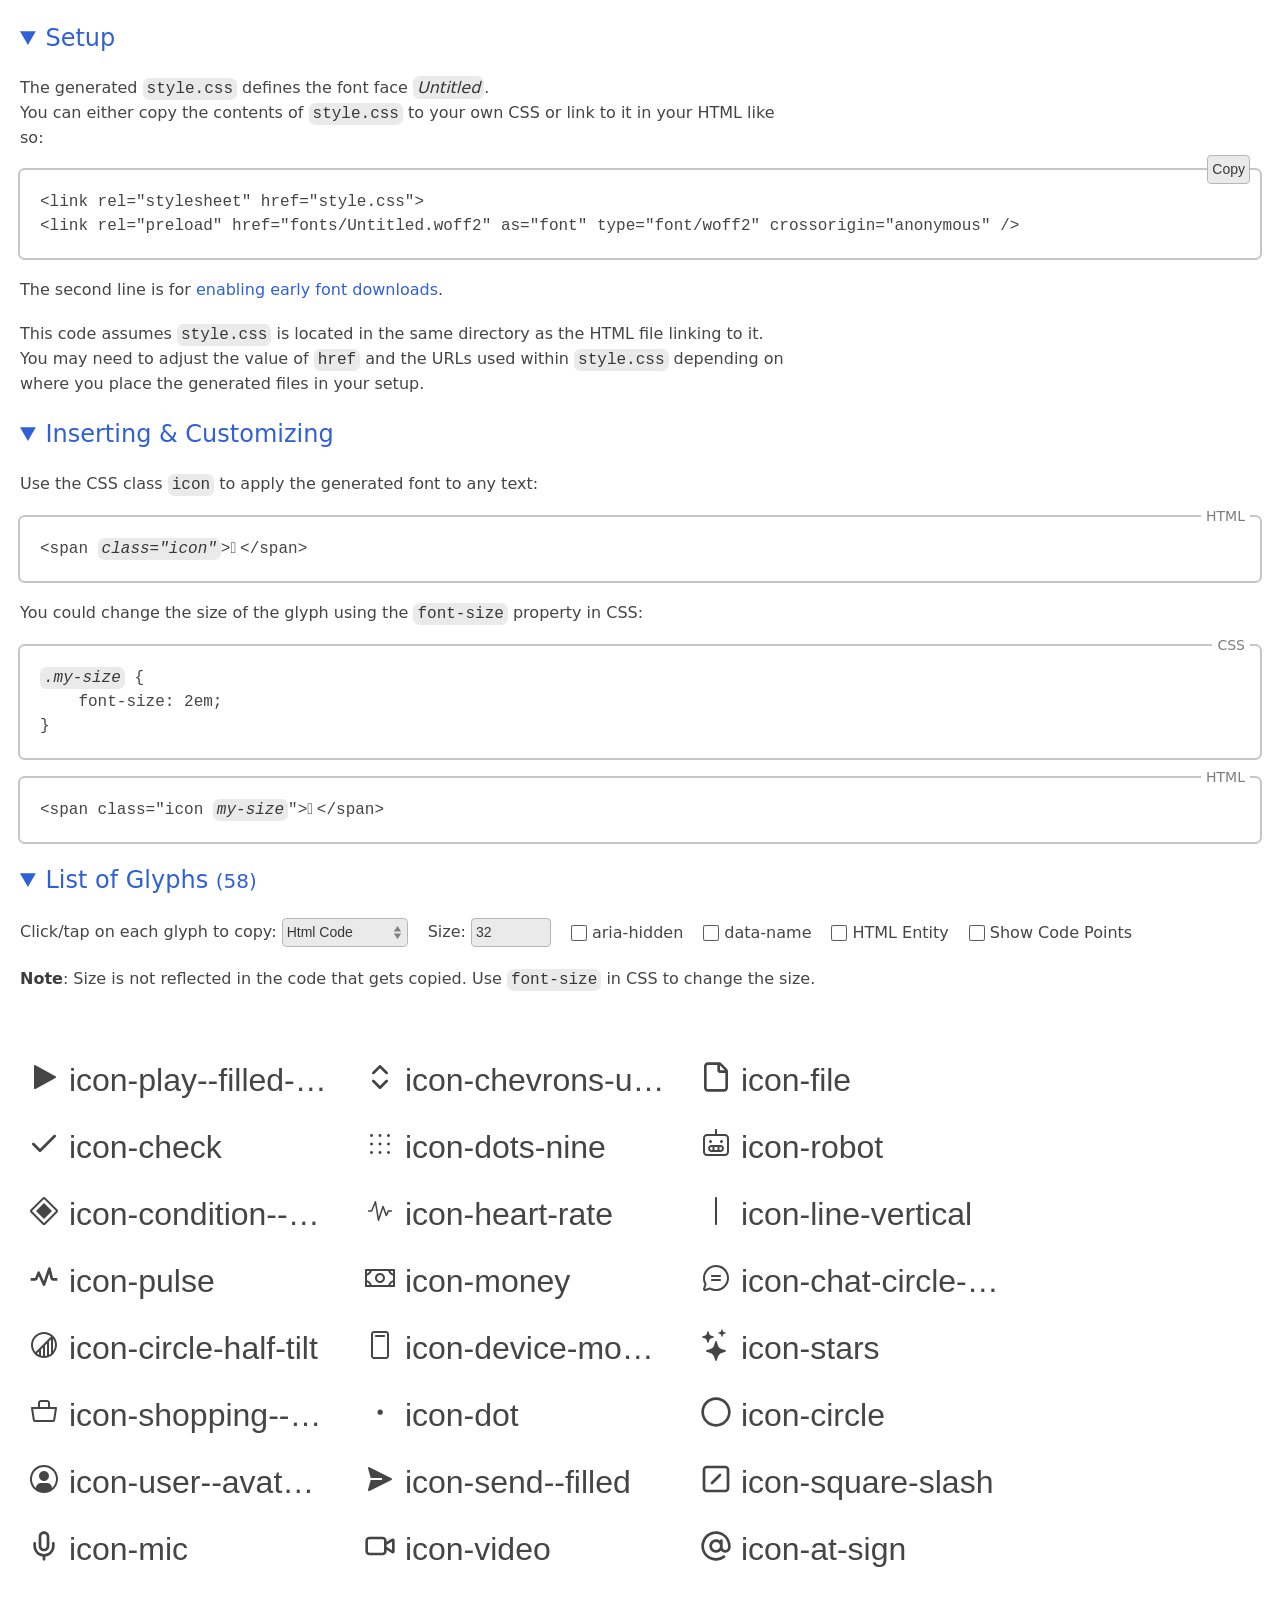
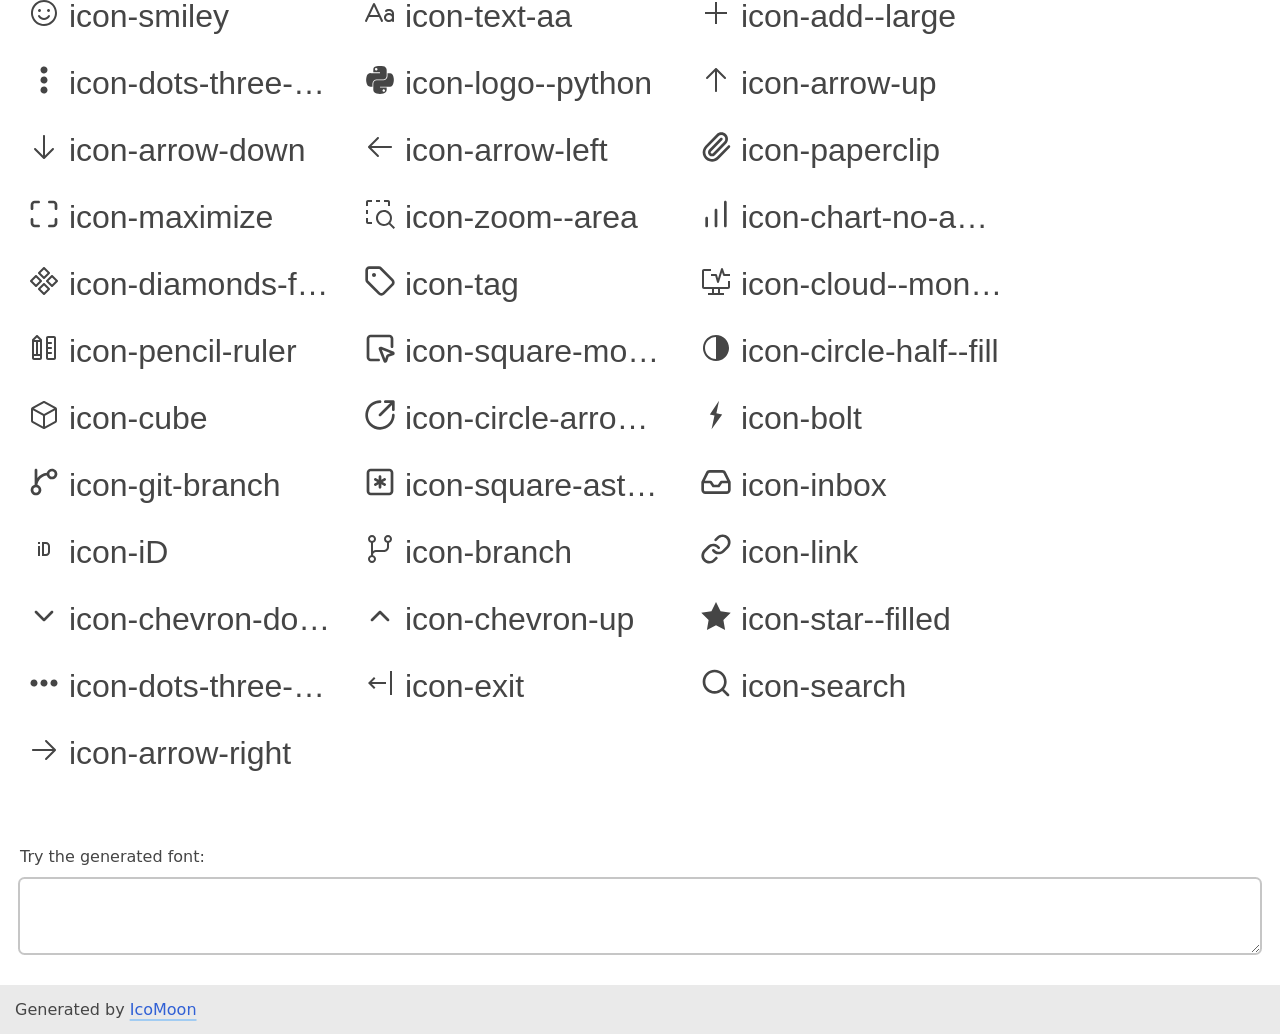
<file: assets/Font/font/demo.html>
<!doctype html>
<html lang="en">
<head>
    <title>Font Demo &amp; Reference</title>
    <meta charset="utf-8">
    <meta name="viewport" content="width=device-width, initial-scale=1">
    <meta name="description" content="">
    <link rel="stylesheet" href="style.css">
    <link rel="preload" href="fonts/Untitled.woff2" as="font" type="font/woff2" crossorigin="anonymous" />
    <!-- The following CSS is not required for using generated glyphs. -->
    <style>::selection{color:var(--off7);background:var(--blue2)}a{color:var(--blue0);text-decoration:none}a:active{color:var(--off7)}@media (hover){a:hover{color:var(--off7)}}.decoratedLinks a{text-decoration:underline;text-decoration-thickness:2px;text-decoration-skip-ink:none;text-decoration-color:var(--color, var(--blue2));text-underline-offset:4px;transition:text-decoration .3s,text-decoration-color .5s,text-underline-offset .3s,color .2s}.decoratedLinks a:hover{--color: var(--off5);text-underline-offset:6px}.decoratedLinks ._noLine,.undecoratedLinks a{text-decoration:none}.decoratedLinks a:focus-visible{text-decoration:none}@keyframes focusRingAnimation{0%{outline-width:4px}}:root,:root.light{color-scheme:light;background:var(--on2);color:var(--fg);font-family:ui-sans-serif,system-ui,-apple-system,sans-serif;font-size:16px;line-height:1.5;--bg: #eaeaea;--fg: #454545;--red-rgb: 215, 0, 21;--red: rgb(var(--red-rgb));--orange: rgb(242, 141, 0);--green: #00a100;--focus: rgba(0, 195, 255, .8);--blue0: #3060d5;--blue2: #a2ccf2;--on2: #fff;--off4: rgba(0, 0, 0, .2254);--off5: rgba(0, 0, 0, .5127);--off6: rgba(0, 0, 0, .7659);--off7: #000}@media (prefers-color-scheme: dark){:root{color-scheme:dark;--bg: #242424;--fg: #bababa;--red-rgb: 255, 105, 97;--red: rgb(var(--red-rgb));--orange: rgb(255, 159, 10);--green: #5eba6e;--focus: rgba(0, 137, 179, .8);--blue0: #8abbef;--blue2: #3e6486;--on2: #000;--off4: rgba(255, 255, 255, .1649);--off5: rgba(255, 255, 255, .4257);--off6: rgba(255, 255, 255, .8142);--off7: #fff}}:root.dark{color-scheme:dark;--bg: #242424;--fg: #bababa;--red-rgb: 255, 105, 97;--red: rgb(var(--red-rgb));--orange: rgb(255, 159, 10);--green: #5eba6e;--focus: rgba(0, 137, 179, .8);--blue0: #8abbef;--blue2: #3e6486;--on2: #000;--off4: rgba(255, 255, 255, .1649);--off5: rgba(255, 255, 255, .4257);--off6: rgba(255, 255, 255, .8142);--off7: #fff}.mvn{margin-bottom:0;margin-top:0}.rltv{position:relative}.monospace,code,pre{font-family:ui-monospace,SFMono-Regular,SF Mono,Menlo,Consolas,Liberation Mono,monospace}body{margin:0;min-height:calc(100vh - 20px);padding-top:20px}details,section{padding:0 20px}details{margin-bottom:20px}details[open]{margin-bottom:0}summary{color:var(--blue0);cursor:default;font-size:1.5em;width:fit-content}summary:hover,summary:active{color:var(--off7)}h1,summary{font-weight:500}h1,strong,code,em{color:var(--off6)}code,em{background:var(--bg);box-shadow:0 0 0 2px var(--bg);margin:0 2px;padding:0 2px}footer{background:var(--bg);line-height:19px;margin-top:20px;padding:15px;position:sticky;top:100%}p{max-width:76ch}p,pre{margin-bottom:20px;margin-top:20px}ul{list-style-position:inside;margin:20px 0;padding:20px}.br0,a,button,code,em,input,pre,select,summary,textarea,ul{border-radius:4.5px}input,select,.copy{box-shadow:inset 0 0 0 1px var(--off4);background-color:var(--bg);border:0;color:var(--off6);font-size:14px;line-height:19px;margin:0;padding:5px}input:hover,input:active,select:hover,select:active,.copy:hover,.copy:active{color:var(--off7);box-shadow:inset 0 0 0 1px var(--off5)}input:focus,select:focus,.copy:focus{box-shadow:none}select{appearance:none;background-image:url([data-uri]);background-position:right center;background-repeat:no-repeat;background-size:1.5em 50%;padding-right:20px}label{display:inline-block;margin:20px 20px 0 0}:focus-visible{outline:3px solid;outline-color:var(--focus);box-shadow:none}:focus-visible:not(:invalid){animation:focusRingAnimation .2s}pre{box-shadow:0 0 0 2px var(--off4);overflow:scroll;padding:20px;position:relative}textarea{background:none;border:0;box-shadow:0 0 0 2px var(--off4);color:var(--fg);display:block;font-size:1rem;margin:10px 0;min-height:1.5em;padding:5px;resize:vertical;width:calc(100% - 10px)}[data-lang]{position:relative}[data-lang]:after{background:var(--on2);border-radius:4.5px;color:var(--off5);content:attr(data-lang);font-size:14px;line-height:1;padding:2px 5px;position:absolute;right:10px;top:-.7em}.copy{position:absolute;right:10px;top:-15px}.copy:disabled{background:var(--on2);box-shadow:inset 0 0 0 1px var(--green);color:var(--green);font-weight:600}
._demo_glyphs {
    background: var(--background, transparent);
    display: flex;
    flex-wrap: wrap;
    margin: 20px -20px 0;
    padding: 5px 20px 20px;
}

._demo_glyph {
    background: none;
    border: none;
    color: var(--color);
    font-family: sans-serif !important;
    font-size: var(--glyph-size);
    line-height: 1;
    margin: 1rem 1rem 0 0;
    overflow: hidden;
    padding: 0.5rem;
    padding: max(0.5rem, 0.15625em);
    text-align: left;
    text-overflow: ellipsis;
    white-space: nowrap;
    width: 10em;
    width: max(10em, 15rem);
}
._demo_glyph span {
    pointer-events: none;
}
.centered {
    display: flex;
    align-items: center;
}
.glyphTitle {
    overflow: hidden;
    text-overflow: ellipsis;
    line-height: 1.25;
}
button._demo_glyph:hover {
    box-shadow: 0 0 0 2px var(--color, var(--off4));
}
button._demo_glyph:active {
    box-shadow: 0 0 0 2px var(--color, var(--fg));
}
button._demo_glyph._demo_copied {
    box-shadow: 0 0 0 2px var(--green);
}
._demo_copied {
    position: relative;
}
._demo_copied::before {
    content: "";
}
._demo_copied::after {
    align-items: center;
    background: linear-gradient(to left, var(--background, var(--on2)) 8ch, transparent);
    color: var(--color, var(--green));
    content: "✓ Copied";
    display: flex;
    font-family: ui-sans-serif,system-ui,-apple-system,sans-serif !important;
    font-size: max(1rem, 0.5em);
    height: 100%;
    justify-content: right;
    line-height: 1;
    padding-right: 0.5em;
    position: absolute;
    right: 0;
    top: 0;
    width: 50%;
}
body {--glyph-size: 32px;}#size {width: 5em;}#test {display: block;margin: 3rem 0 2rem;}#test textarea {font-size: var(--glyph-size);background: var(--background);color: var(--color);}#copy_settings, #toggles_wrapper, #toggles_wrapper label {display: flex;flex-wrap: wrap;align-items: center;}#copy_settings p {min-width: 100%;}#toggles_wrapper label {gap: 5px;}._demo_code {display: none;}input[type="checkbox"] {width: 16px;height: 16px;}:has(#codes:checked) ._demo_code {display: flex;align-items: center;margin: 10px 0 30px 8px;font-family: monospace !important;gap: 5px;width: 7em;color: var(--color);& input {width: 100%;}}</style>
    <style>._demo_glyph .icon {white-space: pre}</style>
</head>
<body>
    <details open>
        <summary>Setup</summary>
        <p>
            The generated <code>style.css</code> defines the font face
            <em>Untitled</em>.
            <br>
            You can either copy the contents of <code>style.css</code> to your
            own CSS or link to it in your HTML like so:
        </p>
        <div class="rltv">
          <pre>&lt;link rel="stylesheet" href="style.css"&gt;
&lt;link rel="preload" href="fonts/Untitled.woff2" as="font" type="font/woff2" crossorigin="anonymous" /&gt;</pre>
          <button class="copy">Copy</button>
        </div>
        <p>The second line is for <a href="https://highperformancewebfonts.com/read/on-the-origins-of-cross"> enabling early font downloads</a>.</p>
        <p>This code assumes <code>style.css</code> is located in the same directory as the HTML file linking to it. You may need to adjust the value of
            <code>href</code> and the URLs used within <code>style.css</code> depending on
            where you place the generated files in your setup.</p>
    </details>
    <details open>
        <summary>Inserting &amp; Customizing</summary>
        <p>
            Use the CSS class <code>icon</code> to apply the generated font to
            any text:
        </p>
        <div data-lang="HTML">
        <pre>&lt;span <em>class="icon"</em>&gt;&#xf393;&lt;/span&gt;</pre>
        </div>
        <p>
            You could change the size of the glyph using the
            <code>font-size</code> property in CSS:
        </p>
<div data-lang="CSS"><pre>
<em>.my-size</em> {
    font-size: 2em;
}
</pre></div>
        <div data-lang="HTML">
        <pre>&lt;span class="icon <em>my-size</em>"&gt;&#xf393;&lt;/span&gt;</pre>
        </div>
    </details>
    <details open>
        <noscript>
            <p>Enable JavaScript for easier copying of codes to clipboard.</p>
        </noscript>
        <summary>List of Glyphs <small>(58)</small></summary>
        <div id="copy_settings" style="display: none">
            <label>
                Click/tap on each glyph to copy:
                <select id="copy_subject">
                    <option value="html">Html Code</option>
                    <option value="character">character</option>
                    <option value="code">code point (hex)</option>
                </select>
            </label>
            <br>
            <label>
                Size:
                <input id="size" type="number" value="32" min="8" max="99999" />
            </label>
            <div id="toggles_wrapper">
              <label>
                  <input id="aria_hidden" type="checkbox" />
                  aria-hidden
              </label>
              <label>
                  <input id="data_name" type="checkbox" />
                  data-name
              </label>
              <label>
                  <input id="html_entity" type="checkbox" />
                  HTML Entity
              </label>
              <label>
                  <input id="codes" type="checkbox" />
                  Show Code Points
              </label>
            </div>
            <p>
                <strong>Note</strong>: Size is not reflected in the code that
                gets copied. Use <code>font-size</code> in CSS to change the size.
            </p>
        </div>
        <div class="_demo_glyphs">
            <div><div class="_demo_glyph"><span class="icon">&#xf393;</span> icon-play--filled--alt</div><label class="_demo_code">U+ <input readonly value="f393" /></label></div>
            <div><div class="_demo_glyph"><span class="icon">&#xf51e;</span> icon-chevrons-up-down</div><label class="_demo_code">U+ <input readonly value="f51e" /></label></div>
            <div><div class="_demo_glyph"><span class="icon">&#xf494;</span> icon-file</div><label class="_demo_code">U+ <input readonly value="f494" /></label></div>
            <div><div class="_demo_glyph"><span class="icon">&#xf313;</span> icon-check</div><label class="_demo_code">U+ <input readonly value="f313" /></label></div>
            <div><div class="_demo_glyph"><span class="icon">&#xfd98;</span> icon-dots-nine</div><label class="_demo_code">U+ <input readonly value="fd98" /></label></div>
            <div><div class="_demo_glyph"><span class="icon">&#xf9c3;</span> icon-robot</div><label class="_demo_code">U+ <input readonly value="f9c3" /></label></div>
            <div><div class="_demo_glyph"><span class="icon">&#xf33b;</span> icon-condition--point</div><label class="_demo_code">U+ <input readonly value="f33b" /></label></div>
            <div><div class="_demo_glyph"><span class="icon">&#xf17d;</span> icon-heart-rate</div><label class="_demo_code">U+ <input readonly value="f17d" /></label></div>
            <div><div class="_demo_glyph"><span class="icon">&#xfa65;</span> icon-line-vertical</div><label class="_demo_code">U+ <input readonly value="fa65" /></label></div>
            <div><div class="_demo_glyph"><span class="icon">&#xf30a;</span> icon-pulse</div><label class="_demo_code">U+ <input readonly value="f30a" /></label></div>
            <div><div class="_demo_glyph"><span class="icon">&#xfa77;</span> icon-money</div><label class="_demo_code">U+ <input readonly value="fa77" /></label></div>
            <div><div class="_demo_glyph"><span class="icon">&#xffde;</span> icon-chat-circle-text</div><label class="_demo_code">U+ <input readonly value="ffde" /></label></div>
            <div><div class="_demo_glyph"><span class="icon">&#xfeea;</span> icon-circle-half-tilt</div><label class="_demo_code">U+ <input readonly value="feea" /></label></div>
            <div><div class="_demo_glyph"><span class="icon">&#xf3c1;</span> icon-device-mobile-speaker</div><label class="_demo_code">U+ <input readonly value="f3c1" /></label></div>
            <div><div class="_demo_glyph"><span class="icon">&#xf2f5;</span> icon-stars</div><label class="_demo_code">U+ <input readonly value="f2f5" /></label></div>
            <div><div class="_demo_glyph"><span class="icon">&#xf2cb;</span> icon-shopping--bag</div><label class="_demo_code">U+ <input readonly value="f2cb" /></label></div>
            <div><div class="_demo_glyph"><span class="icon">&#xf448;</span> icon-dot</div><label class="_demo_code">U+ <input readonly value="f448" /></label></div>
            <div><div class="_demo_glyph"><span class="icon">&#xf51b;</span> icon-circle</div><label class="_demo_code">U+ <input readonly value="f51b" /></label></div>
            <div><div class="_demo_glyph"><span class="icon">&#xf8f4;</span> icon-user--avatar--filled--alt</div><label class="_demo_code">U+ <input readonly value="f8f4" /></label></div>
            <div><div class="_demo_glyph"><span class="icon">&#xf3db;</span> icon-send--filled</div><label class="_demo_code">U+ <input readonly value="f3db" /></label></div>
            <div><div class="_demo_glyph"><span class="icon">&#xf40a;</span> icon-square-slash</div><label class="_demo_code">U+ <input readonly value="f40a" /></label></div>
            <div><div class="_demo_glyph"><span class="icon">&#xf2bc;</span> icon-mic</div><label class="_demo_code">U+ <input readonly value="f2bc" /></label></div>
            <div><div class="_demo_glyph"><span class="icon">&#xf116;</span> icon-video</div><label class="_demo_code">U+ <input readonly value="f116" /></label></div>
            <div><div class="_demo_glyph"><span class="icon">&#xf219;</span> icon-at-sign</div><label class="_demo_code">U+ <input readonly value="f219" /></label></div>
            <div><div class="_demo_glyph"><span class="icon">&#xf117;</span> icon-smiley</div><label class="_demo_code">U+ <input readonly value="f117" /></label></div>
            <div><div class="_demo_glyph"><span class="icon">&#xf8fd;</span> icon-text-aa</div><label class="_demo_code">U+ <input readonly value="f8fd" /></label></div>
            <div><div class="_demo_glyph"><span class="icon">&#xf3ad;</span> icon-add--large</div><label class="_demo_code">U+ <input readonly value="f3ad" /></label></div>
            <div><div class="_demo_glyph"><span class="icon">&#xffdb;</span> icon-dots-three-outline-vertical--fill</div><label class="_demo_code">U+ <input readonly value="ffdb" /></label></div>
            <div><div class="_demo_glyph"><span class="icon">&#xf10e;</span> icon-logo--python</div><label class="_demo_code">U+ <input readonly value="f10e" /></label></div>
            <div><div class="_demo_glyph"><span class="icon">&#xfa80;</span> icon-arrow-up</div><label class="_demo_code">U+ <input readonly value="fa80" /></label></div>
            <div><div class="_demo_glyph"><span class="icon">&#x10071;</span> icon-arrow-down</div><label class="_demo_code">U+ <input readonly value="10071" /></label></div>
            <div><div class="_demo_glyph"><span class="icon">&#xf89a;</span> icon-arrow-left</div><label class="_demo_code">U+ <input readonly value="f89a" /></label></div>
            <div><div class="_demo_glyph"><span class="icon">&#xf275;</span> icon-paperclip</div><label class="_demo_code">U+ <input readonly value="f275" /></label></div>
            <div><div class="_demo_glyph"><span class="icon">&#xf473;</span> icon-maximize</div><label class="_demo_code">U+ <input readonly value="f473" /></label></div>
            <div><div class="_demo_glyph"><span class="icon">&#xf165;</span> icon-zoom--area</div><label class="_demo_code">U+ <input readonly value="f165" /></label></div>
            <div><div class="_demo_glyph"><span class="icon">&#xf63e;</span> icon-chart-no-axes-column-increasing</div><label class="_demo_code">U+ <input readonly value="f63e" /></label></div>
            <div><div class="_demo_glyph"><span class="icon">&#xf423;</span> icon-diamonds-four</div><label class="_demo_code">U+ <input readonly value="f423" /></label></div>
            <div><div class="_demo_glyph"><span class="icon">&#xf4ca;</span> icon-tag</div><label class="_demo_code">U+ <input readonly value="f4ca" /></label></div>
            <div><div class="_demo_glyph"><span class="icon">&#xf77a;</span> icon-cloud--monitoring</div><label class="_demo_code">U+ <input readonly value="f77a" /></label></div>
            <div><div class="_demo_glyph"><span class="icon">&#xfc55;</span> icon-pencil-ruler</div><label class="_demo_code">U+ <input readonly value="fc55" /></label></div>
            <div><div class="_demo_glyph"><span class="icon">&#xf210;</span> icon-square-mouse-pointer</div><label class="_demo_code">U+ <input readonly value="f210" /></label></div>
            <div><div class="_demo_glyph"><span class="icon">&#x100fe;</span> icon-circle-half--fill</div><label class="_demo_code">U+ <input readonly value="100fe" /></label></div>
            <div><div class="_demo_glyph"><span class="icon">&#xfc9d;</span> icon-cube</div><label class="_demo_code">U+ <input readonly value="fc9d" /></label></div>
            <div><div class="_demo_glyph"><span class="icon">&#xf245;</span> icon-circle-arrow-out-up-right</div><label class="_demo_code">U+ <input readonly value="f245" /></label></div>
            <div><div class="_demo_glyph"><span class="icon">&#xf010;</span> icon-bolt</div><label class="_demo_code">U+ <input readonly value="f010" /></label></div>
            <div><div class="_demo_glyph"><span class="icon">&#xf35e;</span> icon-git-branch</div><label class="_demo_code">U+ <input readonly value="f35e" /></label></div>
            <div><div class="_demo_glyph"><span class="icon">&#xf2f6;</span> icon-square-asterisk</div><label class="_demo_code">U+ <input readonly value="f2f6" /></label></div>
            <div><div class="_demo_glyph"><span class="icon">&#xf4ab;</span> icon-inbox</div><label class="_demo_code">U+ <input readonly value="f4ab" /></label></div>
            <div><div class="_demo_glyph"><span class="icon">&#xf06e;</span> icon-iD</div><label class="_demo_code">U+ <input readonly value="f06e" /></label></div>
            <div><div class="_demo_glyph"><span class="icon">&#xf143;</span> icon-branch</div><label class="_demo_code">U+ <input readonly value="f143" /></label></div>
            <div><div class="_demo_glyph"><span class="icon">&#xf416;</span> icon-link</div><label class="_demo_code">U+ <input readonly value="f416" /></label></div>
            <div><div class="_demo_glyph"><span class="icon">&#xf4fa;</span> icon-chevron-down</div><label class="_demo_code">U+ <input readonly value="f4fa" /></label></div>
            <div><div class="_demo_glyph"><span class="icon">&#xf46b;</span> icon-chevron-up</div><label class="_demo_code">U+ <input readonly value="f46b" /></label></div>
            <div><div class="_demo_glyph"><span class="icon">&#xf8db;</span> icon-star--filled</div><label class="_demo_code">U+ <input readonly value="f8db" /></label></div>
            <div><div class="_demo_glyph"><span class="icon">&#xf63d;</span> icon-dots-three-outline--fill</div><label class="_demo_code">U+ <input readonly value="f63d" /></label></div>
            <div><div class="_demo_glyph"><span class="icon">&#xf298;</span> icon-exit</div><label class="_demo_code">U+ <input readonly value="f298" /></label></div>
            <div><div class="_demo_glyph"><span class="icon">&#xf5ae;</span> icon-search</div><label class="_demo_code">U+ <input readonly value="f5ae" /></label></div>
            <div><div class="_demo_glyph"><span class="icon">&#xf1df;</span> icon-arrow-right</div><label class="_demo_code">U+ <input readonly value="f1df" /></label></div>
        </div>
        <label id="test">
            Try the generated font:
            <textarea class="icon"></textarea>
        </label>
    </details>
    <footer>
        <p class="mvn decoratedLinks">Generated by <a href="https://icomoon.io">IcoMoon</a></p>
    </footer>
    <!-- The following script is not required for using generated glyphs. -->
    <script>
        let tid, tid2;
        const ariaHidden = document.getElementById("aria_hidden");
        const copiedClass = "_demo_copied";
        const dataName = document.getElementById("data_name");
        const copySubject = document.getElementById("copy_subject");
        const glyphClass = "_demo_glyph";
        const htmlEntity = document.getElementById("html_entity");
        const wrapper = document.querySelector("._demo_glyphs");
        const names = {
            0xf393: "play--filled--alt",
            0xf51e: "chevrons-up-down",
            0xf494: "file",
            0xf313: "check",
            0xfd98: "dots-nine",
            0xf9c3: "robot",
            0xf33b: "condition--point",
            0xf17d: "heart-rate",
            0xfa65: "line-vertical",
            0xf30a: "pulse",
            0xfa77: "money",
            0xffde: "chat-circle-text",
            0xfeea: "circle-half-tilt",
            0xf3c1: "device-mobile-speaker",
            0xf2f5: "stars",
            0xf2cb: "shopping--bag",
            0xf448: "dot",
            0xf51b: "circle",
            0xf8f4: "user--avatar--filled--alt",
            0xf3db: "send--filled",
            0xf40a: "square-slash",
            0xf2bc: "mic",
            0xf116: "video",
            0xf219: "at-sign",
            0xf117: "smiley",
            0xf8fd: "text-aa",
            0xf3ad: "add--large",
            0xffdb: "dots-three-outline-vertical--fill",
            0xf10e: "logo--python",
            0xfa80: "arrow-up",
            0x10071: "arrow-down",
            0xf89a: "arrow-left",
            0xf275: "paperclip",
            0xf473: "maximize",
            0xf165: "zoom--area",
            0xf63e: "chart-no-axes-column-increasing",
            0xf423: "diamonds-four",
            0xf4ca: "tag",
            0xf77a: "cloud--monitoring",
            0xfc55: "pencil-ruler",
            0xf210: "square-mouse-pointer",
            0x100fe: "circle-half--fill",
            0xfc9d: "cube",
            0xf245: "circle-arrow-out-up-right",
            0xf010: "bolt",
            0xf35e: "git-branch",
            0xf2f6: "square-asterisk",
            0xf4ab: "inbox",
            0xf06e: "iD",
            0xf143: "branch",
            0xf416: "link",
            0xf4fa: "chevron-down",
            0xf46b: "chevron-up",
            0xf8db: "star--filled",
            0xf63d: "dots-three-outline--fill",
            0xf298: "exit",
            0xf5ae: "search",
            0xf1df: "arrow-right"
        };
        const ligatures = {};
        document.getElementById("copy_settings").removeAttribute("style");
        document.querySelectorAll("." + glyphClass).forEach(function (x) {
            try {
                x.setAttribute("title", x.childNodes[1].textContent.trim());
            } catch (ignore) {}
            x.outerHTML = x.outerHTML.replace(/<(\/?)div/, "<$1button");
        });
        document.getElementById("copy_subject").addEventListener("change", function () {
        }, false);
        function showRelevantToggles() {
            const copySubjectValue = copySubject.value;
            if (copySubjectValue === "html") {
                ariaHidden.parentElement.style.display = "";
                dataName.parentElement.style.display = "";
                htmlEntity.parentElement.style.display = "";
            } else if (copySubjectValue === "html_old") {
                ariaHidden.parentElement.style.display = "";
                dataName.parentElement.style.display = "none";
                htmlEntity.parentElement.style.display = "none";
            } else {
                ariaHidden.parentElement.style.display = "none";
                dataName.parentElement.style.display = "none";
                htmlEntity.parentElement.style.display = "none";
            }
        }
        showRelevantToggles();
        copySubject.addEventListener("change", showRelevantToggles, false);
        document.body.addEventListener("click", function (e) {
            const copySubjectValue = copySubject.value;
            let className;
            let target = e.target;
            let text;
            if (target.classList.contains("copy")) {
                let pre = target.parentElement.querySelector("pre");
                navigator.clipboard.writeText(pre.innerText).then(function () {
                    target.disabled = true;
                    target.textContent = "✓ Copied";
                    clearTimeout(tid2);
                    tid2 = setTimeout(function () {
                        target.disabled = false;
                        target.textContent = "Copy";
                    }, 1000);
                });
            } else if (target.classList.contains(glyphClass)) {
                try {
                    if (copySubjectValue === "html") {
                        text = target.children[0].outerHTML;
                        if (dataName.checked) {
                            const code = target.children[0].textContent.codePointAt(0);
                            const name = names[code];
                            if (name) {
                              text = text.replace(">", ` data-name="${name}">`);
                            }
                        }
                        if (ariaHidden.checked) {
                            text = text.replace(">", " aria-hidden=\"true\">");
                        }
                        if (htmlEntity.checked) {
                            const hex = target.children[0].textContent.codePointAt(0).toString(16);
                            text = text.replace(/>.+</, `>&#x${hex};<`);
                        }
                    } else if (copySubjectValue === "html_old") {
                        className = target.children[0].className;
                        className = className.replace(
                            "icon",
                            target.childNodes[1].textContent.trim()
                        );
                        text = `<span class="${className}"></span>`;
                        if (ariaHidden.checked) {
                            text = text.replace(">", " aria-hidden=\"true\">");
                        }
                    } else {
                        text = target.children[0].textContent;
                        if (copySubjectValue === "code") {
                            text = text.codePointAt(0).toString(16);
                        } else if (copySubjectValue === "ligatures") {
                            text = ligatures[text.codePointAt(0)] || "";
                        }
                    }
                    navigator.clipboard.writeText(text).then(function () {
                        const xs = document.querySelectorAll("." + copiedClass);
                        xs.forEach(function (x) {
                            x.classList.remove(copiedClass);
                        });
                        clearTimeout(tid);
                        target.classList.add(copiedClass);
                        tid = setTimeout(function () {
                            target.classList.remove(copiedClass);
                        }, 1000);
                    });
                } catch (ignore) {}
            }
        }, false);
        document.getElementById("size").addEventListener("change", function (e) {
            let size = Number(e.target.value);
            if (size < 8) {
                size = 8;
                e.target.value = size;
            }
            if (!Number.isNaN(size)) {
                document.body.style.setProperty("--glyph-size", size + "px");
            }
        }, false);
        (function () {
            const key = "color-scheme";
            const dark = "dark";
            const light = "light";
            const prefersDarkMedia = "(prefers-color-scheme: dark)";
            function system() {
                if (window.matchMedia(prefersDarkMedia).matches) {
                    return dark;
                }
                return light;
            }
            function computed() {
                const value = localStorage.getItem(key);
                if (value === dark || value === light) {
                    return value;
                }
                return system();
            }
            function setValue(value) {
                document.documentElement.classList.remove(light);
                document.documentElement.classList.remove(dark);
                if (value === system()) {
                    localStorage.removeItem(key);
                } else {
                    localStorage.setItem(key, value);
                    document.documentElement.classList.add(value);
                }
            }
            document.body.addEventListener("keydown", function (e) {
                if (!e.shiftKey || e.code !== "Digit8") {
                    return;
                }
                const newValue = (
                    computed() === dark
                    ? light
                    : dark
                );
                setValue(newValue);
            }, false);
            setValue(computed());
        }());
    </script>
</body>
</html>
</file>
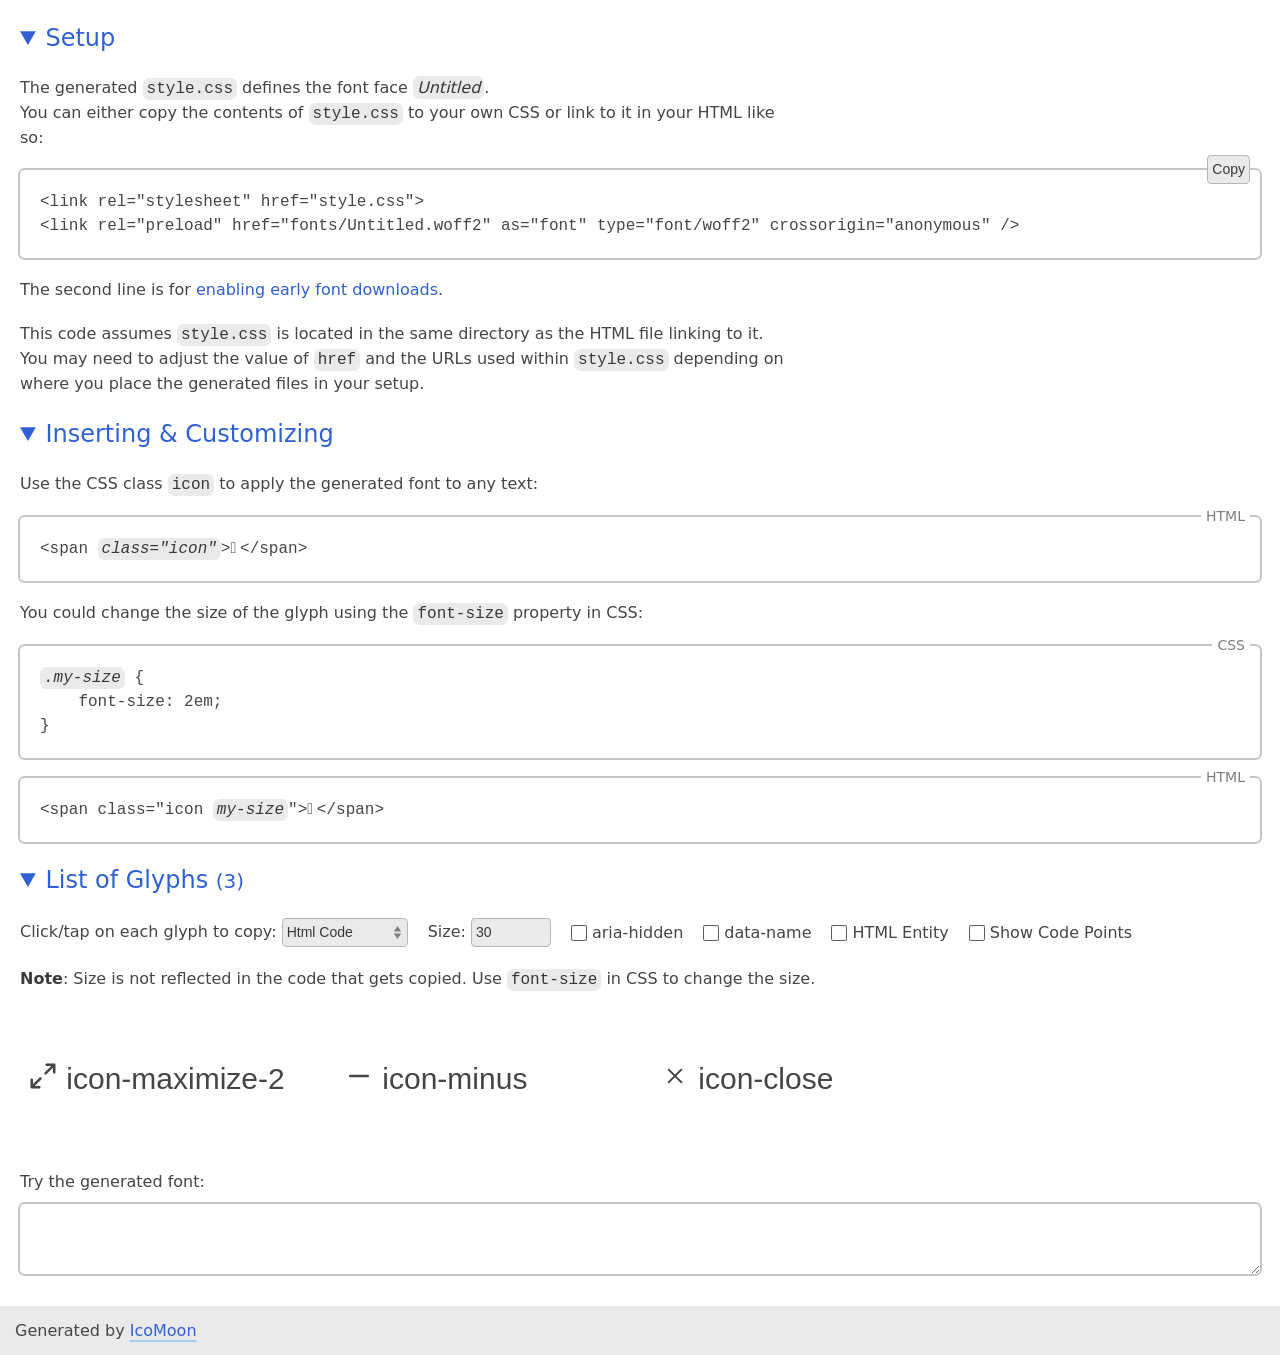
<file: assets/Font/font2/demo.html>
<!doctype html>
<html lang="en">
<head>
    <title>Font Demo &amp; Reference</title>
    <meta charset="utf-8">
    <meta name="viewport" content="width=device-width, initial-scale=1">
    <meta name="description" content="">
    <link rel="stylesheet" href="style.css">
    <link rel="preload" href="fonts/Untitled.woff2" as="font" type="font/woff2" crossorigin="anonymous" />
    <!-- The following CSS is not required for using generated glyphs. -->
    <style>::selection{color:var(--off7);background:var(--blue2)}a{color:var(--blue0);text-decoration:none}a:active{color:var(--off7)}@media (hover){a:hover{color:var(--off7)}}.decoratedLinks a{text-decoration:underline;text-decoration-thickness:2px;text-decoration-skip-ink:none;text-decoration-color:var(--color, var(--blue2));text-underline-offset:4px;transition:text-decoration .3s,text-decoration-color .5s,text-underline-offset .3s,color .2s}.decoratedLinks a:hover{--color: var(--off5);text-underline-offset:6px}.decoratedLinks ._noLine,.undecoratedLinks a{text-decoration:none}.decoratedLinks a:focus-visible{text-decoration:none}@keyframes focusRingAnimation{0%{outline-width:4px}}:root,:root.light{color-scheme:light;background:var(--on2);color:var(--fg);font-family:ui-sans-serif,system-ui,-apple-system,sans-serif;font-size:16px;line-height:1.5;--bg: #eaeaea;--fg: #454545;--red-rgb: 215, 0, 21;--red: rgb(var(--red-rgb));--orange: rgb(242, 141, 0);--green: #00a100;--focus: rgba(0, 195, 255, .8);--blue0: #3060d5;--blue2: #a2ccf2;--on2: #fff;--off4: rgba(0, 0, 0, .2254);--off5: rgba(0, 0, 0, .5127);--off6: rgba(0, 0, 0, .7659);--off7: #000}@media (prefers-color-scheme: dark){:root{color-scheme:dark;--bg: #242424;--fg: #bababa;--red-rgb: 255, 105, 97;--red: rgb(var(--red-rgb));--orange: rgb(255, 159, 10);--green: #5eba6e;--focus: rgba(0, 137, 179, .8);--blue0: #8abbef;--blue2: #3e6486;--on2: #000;--off4: rgba(255, 255, 255, .1649);--off5: rgba(255, 255, 255, .4257);--off6: rgba(255, 255, 255, .8142);--off7: #fff}}:root.dark{color-scheme:dark;--bg: #242424;--fg: #bababa;--red-rgb: 255, 105, 97;--red: rgb(var(--red-rgb));--orange: rgb(255, 159, 10);--green: #5eba6e;--focus: rgba(0, 137, 179, .8);--blue0: #8abbef;--blue2: #3e6486;--on2: #000;--off4: rgba(255, 255, 255, .1649);--off5: rgba(255, 255, 255, .4257);--off6: rgba(255, 255, 255, .8142);--off7: #fff}.mvn{margin-bottom:0;margin-top:0}.rltv{position:relative}.monospace,code,pre{font-family:ui-monospace,SFMono-Regular,SF Mono,Menlo,Consolas,Liberation Mono,monospace}body{margin:0;min-height:calc(100vh - 20px);padding-top:20px}details,section{padding:0 20px}details{margin-bottom:20px}details[open]{margin-bottom:0}summary{color:var(--blue0);cursor:default;font-size:1.5em;width:fit-content}summary:hover,summary:active{color:var(--off7)}h1,summary{font-weight:500}h1,strong,code,em{color:var(--off6)}code,em{background:var(--bg);box-shadow:0 0 0 2px var(--bg);margin:0 2px;padding:0 2px}footer{background:var(--bg);line-height:19px;margin-top:20px;padding:15px;position:sticky;top:100%}p{max-width:76ch}p,pre{margin-bottom:20px;margin-top:20px}ul{list-style-position:inside;margin:20px 0;padding:20px}.br0,a,button,code,em,input,pre,select,summary,textarea,ul{border-radius:4.5px}input,select,.copy{box-shadow:inset 0 0 0 1px var(--off4);background-color:var(--bg);border:0;color:var(--off6);font-size:14px;line-height:19px;margin:0;padding:5px}input:hover,input:active,select:hover,select:active,.copy:hover,.copy:active{color:var(--off7);box-shadow:inset 0 0 0 1px var(--off5)}input:focus,select:focus,.copy:focus{box-shadow:none}select{appearance:none;background-image:url([data-uri]);background-position:right center;background-repeat:no-repeat;background-size:1.5em 50%;padding-right:20px}label{display:inline-block;margin:20px 20px 0 0}:focus-visible{outline:3px solid;outline-color:var(--focus);box-shadow:none}:focus-visible:not(:invalid){animation:focusRingAnimation .2s}pre{box-shadow:0 0 0 2px var(--off4);overflow:scroll;padding:20px;position:relative}textarea{background:none;border:0;box-shadow:0 0 0 2px var(--off4);color:var(--fg);display:block;font-size:1rem;margin:10px 0;min-height:1.5em;padding:5px;resize:vertical;width:calc(100% - 10px)}[data-lang]{position:relative}[data-lang]:after{background:var(--on2);border-radius:4.5px;color:var(--off5);content:attr(data-lang);font-size:14px;line-height:1;padding:2px 5px;position:absolute;right:10px;top:-.7em}.copy{position:absolute;right:10px;top:-15px}.copy:disabled{background:var(--on2);box-shadow:inset 0 0 0 1px var(--green);color:var(--green);font-weight:600}
._demo_glyphs {
    background: var(--background, transparent);
    display: flex;
    flex-wrap: wrap;
    margin: 20px -20px 0;
    padding: 5px 20px 20px;
}

._demo_glyph {
    background: none;
    border: none;
    color: var(--color);
    font-family: sans-serif !important;
    font-size: var(--glyph-size);
    line-height: 1;
    margin: 1rem 1rem 0 0;
    overflow: hidden;
    padding: 0.5rem;
    padding: max(0.5rem, 0.15625em);
    text-align: left;
    text-overflow: ellipsis;
    white-space: nowrap;
    width: 10em;
    width: max(10em, 15rem);
}
._demo_glyph span {
    pointer-events: none;
}
.centered {
    display: flex;
    align-items: center;
}
.glyphTitle {
    overflow: hidden;
    text-overflow: ellipsis;
    line-height: 1.25;
}
button._demo_glyph:hover {
    box-shadow: 0 0 0 2px var(--color, var(--off4));
}
button._demo_glyph:active {
    box-shadow: 0 0 0 2px var(--color, var(--fg));
}
button._demo_glyph._demo_copied {
    box-shadow: 0 0 0 2px var(--green);
}
._demo_copied {
    position: relative;
}
._demo_copied::before {
    content: "";
}
._demo_copied::after {
    align-items: center;
    background: linear-gradient(to left, var(--background, var(--on2)) 8ch, transparent);
    color: var(--color, var(--green));
    content: "✓ Copied";
    display: flex;
    font-family: ui-sans-serif,system-ui,-apple-system,sans-serif !important;
    font-size: max(1rem, 0.5em);
    height: 100%;
    justify-content: right;
    line-height: 1;
    padding-right: 0.5em;
    position: absolute;
    right: 0;
    top: 0;
    width: 50%;
}
body {--glyph-size: 30px;}#size {width: 5em;}#test {display: block;margin: 3rem 0 2rem;}#test textarea {font-size: var(--glyph-size);background: var(--background);color: var(--color);}#copy_settings, #toggles_wrapper, #toggles_wrapper label {display: flex;flex-wrap: wrap;align-items: center;}#copy_settings p {min-width: 100%;}#toggles_wrapper label {gap: 5px;}._demo_code {display: none;}input[type="checkbox"] {width: 16px;height: 16px;}:has(#codes:checked) ._demo_code {display: flex;align-items: center;margin: 10px 0 30px 8px;font-family: monospace !important;gap: 5px;width: 7em;color: var(--color);& input {width: 100%;}}</style>
    <style>._demo_glyph .icon {white-space: pre}</style>
</head>
<body>
    <details open>
        <summary>Setup</summary>
        <p>
            The generated <code>style.css</code> defines the font face
            <em>Untitled</em>.
            <br>
            You can either copy the contents of <code>style.css</code> to your
            own CSS or link to it in your HTML like so:
        </p>
        <div class="rltv">
          <pre>&lt;link rel="stylesheet" href="style.css"&gt;
&lt;link rel="preload" href="fonts/Untitled.woff2" as="font" type="font/woff2" crossorigin="anonymous" /&gt;</pre>
          <button class="copy">Copy</button>
        </div>
        <p>The second line is for <a href="https://highperformancewebfonts.com/read/on-the-origins-of-cross"> enabling early font downloads</a>.</p>
        <p>This code assumes <code>style.css</code> is located in the same directory as the HTML file linking to it. You may need to adjust the value of
            <code>href</code> and the URLs used within <code>style.css</code> depending on
            where you place the generated files in your setup.</p>
    </details>
    <details open>
        <summary>Inserting &amp; Customizing</summary>
        <p>
            Use the CSS class <code>icon</code> to apply the generated font to
            any text:
        </p>
        <div data-lang="HTML">
        <pre>&lt;span <em>class="icon"</em>&gt;&#xf28f;&lt;/span&gt;</pre>
        </div>
        <p>
            You could change the size of the glyph using the
            <code>font-size</code> property in CSS:
        </p>
<div data-lang="CSS"><pre>
<em>.my-size</em> {
    font-size: 2em;
}
</pre></div>
        <div data-lang="HTML">
        <pre>&lt;span class="icon <em>my-size</em>"&gt;&#xf28f;&lt;/span&gt;</pre>
        </div>
    </details>
    <details open>
        <noscript>
            <p>Enable JavaScript for easier copying of codes to clipboard.</p>
        </noscript>
        <summary>List of Glyphs <small>(3)</small></summary>
        <div id="copy_settings" style="display: none">
            <label>
                Click/tap on each glyph to copy:
                <select id="copy_subject">
                    <option value="html">Html Code</option>
                    <option value="character">character</option>
                    <option value="code">code point (hex)</option>
                </select>
            </label>
            <br>
            <label>
                Size:
                <input id="size" type="number" value="30" min="8" max="99999" />
            </label>
            <div id="toggles_wrapper">
              <label>
                  <input id="aria_hidden" type="checkbox" />
                  aria-hidden
              </label>
              <label>
                  <input id="data_name" type="checkbox" />
                  data-name
              </label>
              <label>
                  <input id="html_entity" type="checkbox" />
                  HTML Entity
              </label>
              <label>
                  <input id="codes" type="checkbox" />
                  Show Code Points
              </label>
            </div>
            <p>
                <strong>Note</strong>: Size is not reflected in the code that
                gets copied. Use <code>font-size</code> in CSS to change the size.
            </p>
        </div>
        <div class="_demo_glyphs">
            <div><div class="_demo_glyph"><span class="icon">&#xf28f;</span> icon-maximize-2</div><label class="_demo_code">U+ <input readonly value="f28f" /></label></div>
            <div><div class="_demo_glyph"><span class="icon">&#xf02f;</span> icon-minus</div><label class="_demo_code">U+ <input readonly value="f02f" /></label></div>
            <div><div class="_demo_glyph"><span class="icon">&#xf4d9;</span> icon-close</div><label class="_demo_code">U+ <input readonly value="f4d9" /></label></div>
        </div>
        <label id="test">
            Try the generated font:
            <textarea class="icon"></textarea>
        </label>
    </details>
    <footer>
        <p class="mvn decoratedLinks">Generated by <a href="https://icomoon.io">IcoMoon</a></p>
    </footer>
    <!-- The following script is not required for using generated glyphs. -->
    <script>
        let tid, tid2;
        const ariaHidden = document.getElementById("aria_hidden");
        const copiedClass = "_demo_copied";
        const dataName = document.getElementById("data_name");
        const copySubject = document.getElementById("copy_subject");
        const glyphClass = "_demo_glyph";
        const htmlEntity = document.getElementById("html_entity");
        const wrapper = document.querySelector("._demo_glyphs");
        const names = {
            0xf28f: "maximize-2",
            0xf02f: "minus",
            0xf4d9: "close"
        };
        const ligatures = {};
        document.getElementById("copy_settings").removeAttribute("style");
        document.querySelectorAll("." + glyphClass).forEach(function (x) {
            try {
                x.setAttribute("title", x.childNodes[1].textContent.trim());
            } catch (ignore) {}
            x.outerHTML = x.outerHTML.replace(/<(\/?)div/, "<$1button");
        });
        document.getElementById("copy_subject").addEventListener("change", function () {
        }, false);
        function showRelevantToggles() {
            const copySubjectValue = copySubject.value;
            if (copySubjectValue === "html") {
                ariaHidden.parentElement.style.display = "";
                dataName.parentElement.style.display = "";
                htmlEntity.parentElement.style.display = "";
            } else if (copySubjectValue === "html_old") {
                ariaHidden.parentElement.style.display = "";
                dataName.parentElement.style.display = "none";
                htmlEntity.parentElement.style.display = "none";
            } else {
                ariaHidden.parentElement.style.display = "none";
                dataName.parentElement.style.display = "none";
                htmlEntity.parentElement.style.display = "none";
            }
        }
        showRelevantToggles();
        copySubject.addEventListener("change", showRelevantToggles, false);
        document.body.addEventListener("click", function (e) {
            const copySubjectValue = copySubject.value;
            let className;
            let target = e.target;
            let text;
            if (target.classList.contains("copy")) {
                let pre = target.parentElement.querySelector("pre");
                navigator.clipboard.writeText(pre.innerText).then(function () {
                    target.disabled = true;
                    target.textContent = "✓ Copied";
                    clearTimeout(tid2);
                    tid2 = setTimeout(function () {
                        target.disabled = false;
                        target.textContent = "Copy";
                    }, 1000);
                });
            } else if (target.classList.contains(glyphClass)) {
                try {
                    if (copySubjectValue === "html") {
                        text = target.children[0].outerHTML;
                        if (dataName.checked) {
                            const code = target.children[0].textContent.codePointAt(0);
                            const name = names[code];
                            if (name) {
                              text = text.replace(">", ` data-name="${name}">`);
                            }
                        }
                        if (ariaHidden.checked) {
                            text = text.replace(">", " aria-hidden=\"true\">");
                        }
                        if (htmlEntity.checked) {
                            const hex = target.children[0].textContent.codePointAt(0).toString(16);
                            text = text.replace(/>.+</, `>&#x${hex};<`);
                        }
                    } else if (copySubjectValue === "html_old") {
                        className = target.children[0].className;
                        className = className.replace(
                            "icon",
                            target.childNodes[1].textContent.trim()
                        );
                        text = `<span class="${className}"></span>`;
                        if (ariaHidden.checked) {
                            text = text.replace(">", " aria-hidden=\"true\">");
                        }
                    } else {
                        text = target.children[0].textContent;
                        if (copySubjectValue === "code") {
                            text = text.codePointAt(0).toString(16);
                        } else if (copySubjectValue === "ligatures") {
                            text = ligatures[text.codePointAt(0)] || "";
                        }
                    }
                    navigator.clipboard.writeText(text).then(function () {
                        const xs = document.querySelectorAll("." + copiedClass);
                        xs.forEach(function (x) {
                            x.classList.remove(copiedClass);
                        });
                        clearTimeout(tid);
                        target.classList.add(copiedClass);
                        tid = setTimeout(function () {
                            target.classList.remove(copiedClass);
                        }, 1000);
                    });
                } catch (ignore) {}
            }
        }, false);
        document.getElementById("size").addEventListener("change", function (e) {
            let size = Number(e.target.value);
            if (size < 8) {
                size = 8;
                e.target.value = size;
            }
            if (!Number.isNaN(size)) {
                document.body.style.setProperty("--glyph-size", size + "px");
            }
        }, false);
        (function () {
            const key = "color-scheme";
            const dark = "dark";
            const light = "light";
            const prefersDarkMedia = "(prefers-color-scheme: dark)";
            function system() {
                if (window.matchMedia(prefersDarkMedia).matches) {
                    return dark;
                }
                return light;
            }
            function computed() {
                const value = localStorage.getItem(key);
                if (value === dark || value === light) {
                    return value;
                }
                return system();
            }
            function setValue(value) {
                document.documentElement.classList.remove(light);
                document.documentElement.classList.remove(dark);
                if (value === system()) {
                    localStorage.removeItem(key);
                } else {
                    localStorage.setItem(key, value);
                    document.documentElement.classList.add(value);
                }
            }
            document.body.addEventListener("keydown", function (e) {
                if (!e.shiftKey || e.code !== "Digit8") {
                    return;
                }
                const newValue = (
                    computed() === dark
                    ? light
                    : dark
                );
                setValue(newValue);
            }, false);
            setValue(computed());
        }());
    </script>
</body>
</html>
</file>
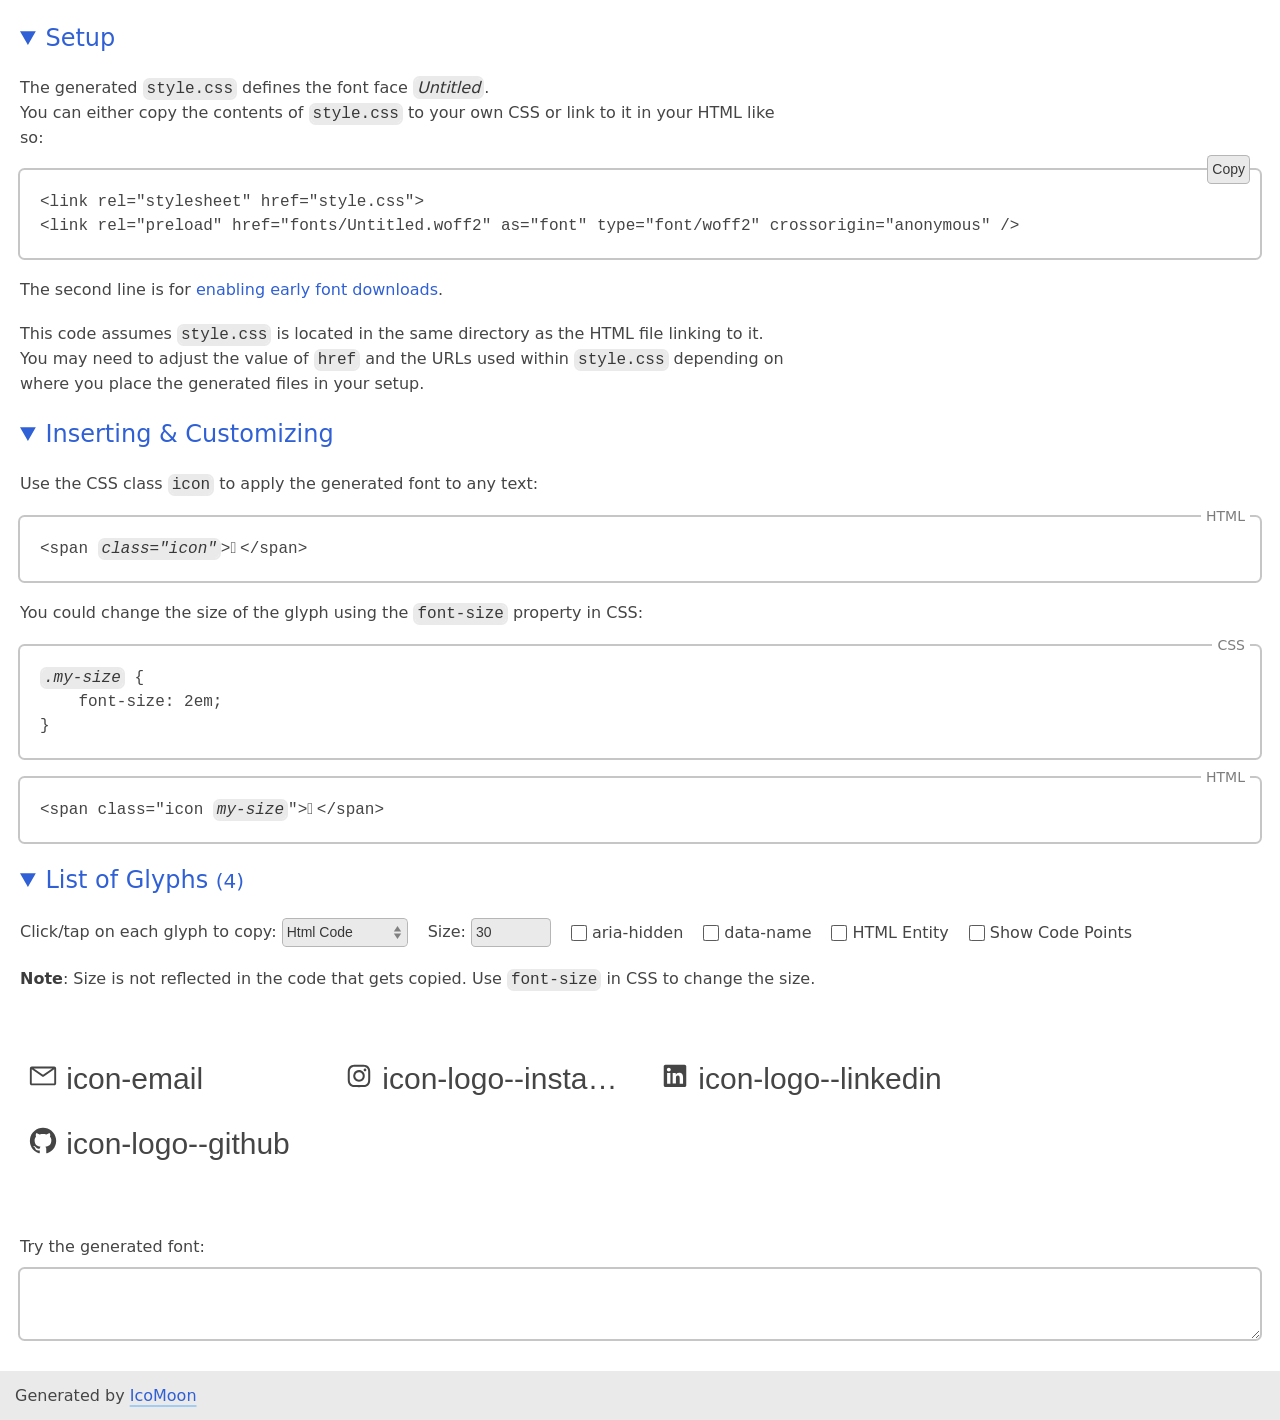
<file: assets/Font/font3/demo.html>
<!doctype html>
<html lang="en">
<head>
    <title>Font Demo &amp; Reference</title>
    <meta charset="utf-8">
    <meta name="viewport" content="width=device-width, initial-scale=1">
    <meta name="description" content="">
    <link rel="stylesheet" href="style.css">
    <link rel="preload" href="fonts/Untitled.woff2" as="font" type="font/woff2" crossorigin="anonymous" />
    <!-- The following CSS is not required for using generated glyphs. -->
    <style>::selection{color:var(--off7);background:var(--blue2)}a{color:var(--blue0);text-decoration:none}a:active{color:var(--off7)}@media (hover){a:hover{color:var(--off7)}}.decoratedLinks a{text-decoration:underline;text-decoration-thickness:2px;text-decoration-skip-ink:none;text-decoration-color:var(--color, var(--blue2));text-underline-offset:4px;transition:text-decoration .3s,text-decoration-color .5s,text-underline-offset .3s,color .2s}.decoratedLinks a:hover{--color: var(--off5);text-underline-offset:6px}.decoratedLinks ._noLine,.undecoratedLinks a{text-decoration:none}.decoratedLinks a:focus-visible{text-decoration:none}@keyframes focusRingAnimation{0%{outline-width:4px}}:root,:root.light{color-scheme:light;background:var(--on2);color:var(--fg);font-family:ui-sans-serif,system-ui,-apple-system,sans-serif;font-size:16px;line-height:1.5;--bg: #eaeaea;--fg: #454545;--red-rgb: 215, 0, 21;--red: rgb(var(--red-rgb));--orange: rgb(242, 141, 0);--green: #00a100;--focus: rgba(0, 195, 255, .8);--blue0: #3060d5;--blue2: #a2ccf2;--on2: #fff;--off4: rgba(0, 0, 0, .2254);--off5: rgba(0, 0, 0, .5127);--off6: rgba(0, 0, 0, .7659);--off7: #000}@media (prefers-color-scheme: dark){:root{color-scheme:dark;--bg: #242424;--fg: #bababa;--red-rgb: 255, 105, 97;--red: rgb(var(--red-rgb));--orange: rgb(255, 159, 10);--green: #5eba6e;--focus: rgba(0, 137, 179, .8);--blue0: #8abbef;--blue2: #3e6486;--on2: #000;--off4: rgba(255, 255, 255, .1649);--off5: rgba(255, 255, 255, .4257);--off6: rgba(255, 255, 255, .8142);--off7: #fff}}:root.dark{color-scheme:dark;--bg: #242424;--fg: #bababa;--red-rgb: 255, 105, 97;--red: rgb(var(--red-rgb));--orange: rgb(255, 159, 10);--green: #5eba6e;--focus: rgba(0, 137, 179, .8);--blue0: #8abbef;--blue2: #3e6486;--on2: #000;--off4: rgba(255, 255, 255, .1649);--off5: rgba(255, 255, 255, .4257);--off6: rgba(255, 255, 255, .8142);--off7: #fff}.mvn{margin-bottom:0;margin-top:0}.rltv{position:relative}.monospace,code,pre{font-family:ui-monospace,SFMono-Regular,SF Mono,Menlo,Consolas,Liberation Mono,monospace}body{margin:0;min-height:calc(100vh - 20px);padding-top:20px}details,section{padding:0 20px}details{margin-bottom:20px}details[open]{margin-bottom:0}summary{color:var(--blue0);cursor:default;font-size:1.5em;width:fit-content}summary:hover,summary:active{color:var(--off7)}h1,summary{font-weight:500}h1,strong,code,em{color:var(--off6)}code,em{background:var(--bg);box-shadow:0 0 0 2px var(--bg);margin:0 2px;padding:0 2px}footer{background:var(--bg);line-height:19px;margin-top:20px;padding:15px;position:sticky;top:100%}p{max-width:76ch}p,pre{margin-bottom:20px;margin-top:20px}ul{list-style-position:inside;margin:20px 0;padding:20px}.br0,a,button,code,em,input,pre,select,summary,textarea,ul{border-radius:4.5px}input,select,.copy{box-shadow:inset 0 0 0 1px var(--off4);background-color:var(--bg);border:0;color:var(--off6);font-size:14px;line-height:19px;margin:0;padding:5px}input:hover,input:active,select:hover,select:active,.copy:hover,.copy:active{color:var(--off7);box-shadow:inset 0 0 0 1px var(--off5)}input:focus,select:focus,.copy:focus{box-shadow:none}select{appearance:none;background-image:url([data-uri]);background-position:right center;background-repeat:no-repeat;background-size:1.5em 50%;padding-right:20px}label{display:inline-block;margin:20px 20px 0 0}:focus-visible{outline:3px solid;outline-color:var(--focus);box-shadow:none}:focus-visible:not(:invalid){animation:focusRingAnimation .2s}pre{box-shadow:0 0 0 2px var(--off4);overflow:scroll;padding:20px;position:relative}textarea{background:none;border:0;box-shadow:0 0 0 2px var(--off4);color:var(--fg);display:block;font-size:1rem;margin:10px 0;min-height:1.5em;padding:5px;resize:vertical;width:calc(100% - 10px)}[data-lang]{position:relative}[data-lang]:after{background:var(--on2);border-radius:4.5px;color:var(--off5);content:attr(data-lang);font-size:14px;line-height:1;padding:2px 5px;position:absolute;right:10px;top:-.7em}.copy{position:absolute;right:10px;top:-15px}.copy:disabled{background:var(--on2);box-shadow:inset 0 0 0 1px var(--green);color:var(--green);font-weight:600}
._demo_glyphs {
    background: var(--background, transparent);
    display: flex;
    flex-wrap: wrap;
    margin: 20px -20px 0;
    padding: 5px 20px 20px;
}

._demo_glyph {
    background: none;
    border: none;
    color: var(--color);
    font-family: sans-serif !important;
    font-size: var(--glyph-size);
    line-height: 1;
    margin: 1rem 1rem 0 0;
    overflow: hidden;
    padding: 0.5rem;
    padding: max(0.5rem, 0.15625em);
    text-align: left;
    text-overflow: ellipsis;
    white-space: nowrap;
    width: 10em;
    width: max(10em, 15rem);
}
._demo_glyph span {
    pointer-events: none;
}
.centered {
    display: flex;
    align-items: center;
}
.glyphTitle {
    overflow: hidden;
    text-overflow: ellipsis;
    line-height: 1.25;
}
button._demo_glyph:hover {
    box-shadow: 0 0 0 2px var(--color, var(--off4));
}
button._demo_glyph:active {
    box-shadow: 0 0 0 2px var(--color, var(--fg));
}
button._demo_glyph._demo_copied {
    box-shadow: 0 0 0 2px var(--green);
}
._demo_copied {
    position: relative;
}
._demo_copied::before {
    content: "";
}
._demo_copied::after {
    align-items: center;
    background: linear-gradient(to left, var(--background, var(--on2)) 8ch, transparent);
    color: var(--color, var(--green));
    content: "✓ Copied";
    display: flex;
    font-family: ui-sans-serif,system-ui,-apple-system,sans-serif !important;
    font-size: max(1rem, 0.5em);
    height: 100%;
    justify-content: right;
    line-height: 1;
    padding-right: 0.5em;
    position: absolute;
    right: 0;
    top: 0;
    width: 50%;
}
body {--glyph-size: 30px;}#size {width: 5em;}#test {display: block;margin: 3rem 0 2rem;}#test textarea {font-size: var(--glyph-size);background: var(--background);color: var(--color);}#copy_settings, #toggles_wrapper, #toggles_wrapper label {display: flex;flex-wrap: wrap;align-items: center;}#copy_settings p {min-width: 100%;}#toggles_wrapper label {gap: 5px;}._demo_code {display: none;}input[type="checkbox"] {width: 16px;height: 16px;}:has(#codes:checked) ._demo_code {display: flex;align-items: center;margin: 10px 0 30px 8px;font-family: monospace !important;gap: 5px;width: 7em;color: var(--color);& input {width: 100%;}}</style>
    <style>._demo_glyph .icon {white-space: pre}</style>
</head>
<body>
    <details open>
        <summary>Setup</summary>
        <p>
            The generated <code>style.css</code> defines the font face
            <em>Untitled</em>.
            <br>
            You can either copy the contents of <code>style.css</code> to your
            own CSS or link to it in your HTML like so:
        </p>
        <div class="rltv">
          <pre>&lt;link rel="stylesheet" href="style.css"&gt;
&lt;link rel="preload" href="fonts/Untitled.woff2" as="font" type="font/woff2" crossorigin="anonymous" /&gt;</pre>
          <button class="copy">Copy</button>
        </div>
        <p>The second line is for <a href="https://highperformancewebfonts.com/read/on-the-origins-of-cross"> enabling early font downloads</a>.</p>
        <p>This code assumes <code>style.css</code> is located in the same directory as the HTML file linking to it. You may need to adjust the value of
            <code>href</code> and the URLs used within <code>style.css</code> depending on
            where you place the generated files in your setup.</p>
    </details>
    <details open>
        <summary>Inserting &amp; Customizing</summary>
        <p>
            Use the CSS class <code>icon</code> to apply the generated font to
            any text:
        </p>
        <div data-lang="HTML">
        <pre>&lt;span <em>class="icon"</em>&gt;&#xf516;&lt;/span&gt;</pre>
        </div>
        <p>
            You could change the size of the glyph using the
            <code>font-size</code> property in CSS:
        </p>
<div data-lang="CSS"><pre>
<em>.my-size</em> {
    font-size: 2em;
}
</pre></div>
        <div data-lang="HTML">
        <pre>&lt;span class="icon <em>my-size</em>"&gt;&#xf516;&lt;/span&gt;</pre>
        </div>
    </details>
    <details open>
        <noscript>
            <p>Enable JavaScript for easier copying of codes to clipboard.</p>
        </noscript>
        <summary>List of Glyphs <small>(4)</small></summary>
        <div id="copy_settings" style="display: none">
            <label>
                Click/tap on each glyph to copy:
                <select id="copy_subject">
                    <option value="html">Html Code</option>
                    <option value="character">character</option>
                    <option value="code">code point (hex)</option>
                </select>
            </label>
            <br>
            <label>
                Size:
                <input id="size" type="number" value="30" min="8" max="99999" />
            </label>
            <div id="toggles_wrapper">
              <label>
                  <input id="aria_hidden" type="checkbox" />
                  aria-hidden
              </label>
              <label>
                  <input id="data_name" type="checkbox" />
                  data-name
              </label>
              <label>
                  <input id="html_entity" type="checkbox" />
                  HTML Entity
              </label>
              <label>
                  <input id="codes" type="checkbox" />
                  Show Code Points
              </label>
            </div>
            <p>
                <strong>Note</strong>: Size is not reflected in the code that
                gets copied. Use <code>font-size</code> in CSS to change the size.
            </p>
        </div>
        <div class="_demo_glyphs">
            <div><div class="_demo_glyph"><span class="icon">&#xf516;</span> icon-email</div><label class="_demo_code">U+ <input readonly value="f516" /></label></div>
            <div><div class="_demo_glyph"><span class="icon">&#xf5c1;</span> icon-logo--instagram</div><label class="_demo_code">U+ <input readonly value="f5c1" /></label></div>
            <div><div class="_demo_glyph"><span class="icon">&#xf7b0;</span> icon-logo--linkedin</div><label class="_demo_code">U+ <input readonly value="f7b0" /></label></div>
            <div><div class="_demo_glyph"><span class="icon">&#xf477;</span> icon-logo--github</div><label class="_demo_code">U+ <input readonly value="f477" /></label></div>
        </div>
        <label id="test">
            Try the generated font:
            <textarea class="icon"></textarea>
        </label>
    </details>
    <footer>
        <p class="mvn decoratedLinks">Generated by <a href="https://icomoon.io">IcoMoon</a></p>
    </footer>
    <!-- The following script is not required for using generated glyphs. -->
    <script>
        let tid, tid2;
        const ariaHidden = document.getElementById("aria_hidden");
        const copiedClass = "_demo_copied";
        const dataName = document.getElementById("data_name");
        const copySubject = document.getElementById("copy_subject");
        const glyphClass = "_demo_glyph";
        const htmlEntity = document.getElementById("html_entity");
        const wrapper = document.querySelector("._demo_glyphs");
        const names = {
            0xf516: "email",
            0xf5c1: "logo--instagram",
            0xf7b0: "logo--linkedin",
            0xf477: "logo--github"
        };
        const ligatures = {};
        document.getElementById("copy_settings").removeAttribute("style");
        document.querySelectorAll("." + glyphClass).forEach(function (x) {
            try {
                x.setAttribute("title", x.childNodes[1].textContent.trim());
            } catch (ignore) {}
            x.outerHTML = x.outerHTML.replace(/<(\/?)div/, "<$1button");
        });
        document.getElementById("copy_subject").addEventListener("change", function () {
        }, false);
        function showRelevantToggles() {
            const copySubjectValue = copySubject.value;
            if (copySubjectValue === "html") {
                ariaHidden.parentElement.style.display = "";
                dataName.parentElement.style.display = "";
                htmlEntity.parentElement.style.display = "";
            } else if (copySubjectValue === "html_old") {
                ariaHidden.parentElement.style.display = "";
                dataName.parentElement.style.display = "none";
                htmlEntity.parentElement.style.display = "none";
            } else {
                ariaHidden.parentElement.style.display = "none";
                dataName.parentElement.style.display = "none";
                htmlEntity.parentElement.style.display = "none";
            }
        }
        showRelevantToggles();
        copySubject.addEventListener("change", showRelevantToggles, false);
        document.body.addEventListener("click", function (e) {
            const copySubjectValue = copySubject.value;
            let className;
            let target = e.target;
            let text;
            if (target.classList.contains("copy")) {
                let pre = target.parentElement.querySelector("pre");
                navigator.clipboard.writeText(pre.innerText).then(function () {
                    target.disabled = true;
                    target.textContent = "✓ Copied";
                    clearTimeout(tid2);
                    tid2 = setTimeout(function () {
                        target.disabled = false;
                        target.textContent = "Copy";
                    }, 1000);
                });
            } else if (target.classList.contains(glyphClass)) {
                try {
                    if (copySubjectValue === "html") {
                        text = target.children[0].outerHTML;
                        if (dataName.checked) {
                            const code = target.children[0].textContent.codePointAt(0);
                            const name = names[code];
                            if (name) {
                              text = text.replace(">", ` data-name="${name}">`);
                            }
                        }
                        if (ariaHidden.checked) {
                            text = text.replace(">", " aria-hidden=\"true\">");
                        }
                        if (htmlEntity.checked) {
                            const hex = target.children[0].textContent.codePointAt(0).toString(16);
                            text = text.replace(/>.+</, `>&#x${hex};<`);
                        }
                    } else if (copySubjectValue === "html_old") {
                        className = target.children[0].className;
                        className = className.replace(
                            "icon",
                            target.childNodes[1].textContent.trim()
                        );
                        text = `<span class="${className}"></span>`;
                        if (ariaHidden.checked) {
                            text = text.replace(">", " aria-hidden=\"true\">");
                        }
                    } else {
                        text = target.children[0].textContent;
                        if (copySubjectValue === "code") {
                            text = text.codePointAt(0).toString(16);
                        } else if (copySubjectValue === "ligatures") {
                            text = ligatures[text.codePointAt(0)] || "";
                        }
                    }
                    navigator.clipboard.writeText(text).then(function () {
                        const xs = document.querySelectorAll("." + copiedClass);
                        xs.forEach(function (x) {
                            x.classList.remove(copiedClass);
                        });
                        clearTimeout(tid);
                        target.classList.add(copiedClass);
                        tid = setTimeout(function () {
                            target.classList.remove(copiedClass);
                        }, 1000);
                    });
                } catch (ignore) {}
            }
        }, false);
        document.getElementById("size").addEventListener("change", function (e) {
            let size = Number(e.target.value);
            if (size < 8) {
                size = 8;
                e.target.value = size;
            }
            if (!Number.isNaN(size)) {
                document.body.style.setProperty("--glyph-size", size + "px");
            }
        }, false);
        (function () {
            const key = "color-scheme";
            const dark = "dark";
            const light = "light";
            const prefersDarkMedia = "(prefers-color-scheme: dark)";
            function system() {
                if (window.matchMedia(prefersDarkMedia).matches) {
                    return dark;
                }
                return light;
            }
            function computed() {
                const value = localStorage.getItem(key);
                if (value === dark || value === light) {
                    return value;
                }
                return system();
            }
            function setValue(value) {
                document.documentElement.classList.remove(light);
                document.documentElement.classList.remove(dark);
                if (value === system()) {
                    localStorage.removeItem(key);
                } else {
                    localStorage.setItem(key, value);
                    document.documentElement.classList.add(value);
                }
            }
            document.body.addEventListener("keydown", function (e) {
                if (!e.shiftKey || e.code !== "Digit8") {
                    return;
                }
                const newValue = (
                    computed() === dark
                    ? light
                    : dark
                );
                setValue(newValue);
            }, false);
            setValue(computed());
        }());
    </script>
</body>
</html>
</file>
<file: assets/StyleSheet/public.css>
*,
*::after,
*::before {
    margin: 0;
    padding: 0;
    box-sizing: border-box;
}

body {
    font-size: 100%;
}

a {
    text-decoration: none;
    color: inherit;

    &:visited {
        color: inherit;
    }
}

li {
    list-style-type: none;
}

.row {
    width: 100%;
    display: flex;
    flex-wrap: wrap;
}
</file>
<file: assets/StyleSheet/master.css>
:root {
    --TitleTexts: rgb(247, 248, 248);
    --ParagraphTextLight: rgb(208, 214, 224);
    --ParagraphTextDark: rgb(138, 143, 152);
    --BgBlack: rgb(8, 9, 10);
    --BorderColor: rgb(33, 34, 35);
}

@font-face {
    font-family: inter;
    src: url(../Font/Inter/Inter-VariableFont_opsz\,wght.ttf);
}

body {
    font-family: inter;
    color: rgb(247, 248, 248);
    background-color: var(--BgBlack);
}

/*==================#1 HEADER STYLE ==================*/
/*====================================================*/
header {
    background-color: rgb(9, 9, 10);
    width: 100%;
    border-bottom: 1px solid rgb(33, 34, 35);
    position: sticky;
    top: 0;
    left: 0;
    justify-content: center;
    align-items: center;
    z-index: 20;

    >section {
        max-width: 1285px;
        padding: 20px 0;
        justify-content: space-between;
        position: relative;

        /* left */
        >figure {
            width: 90px;
            height: 30px;

            >a {
                width: 100%;
                height: 100%;
                display: flex;
                justify-content: center;
                align-items: center;

                >img {
                    width: 100%;
                    height: 100%;
                    object-fit: contain;
                }
            }
        }

        /* right */
        >div {
            display: flex;
            align-items: center;
            font-size: 13px;
            column-gap: 15px;

            /* menu */
            >nav {
                >ul {
                    display: flex;
                    align-items: center;

                    >li {
                        color: var(--ParagraphTextDark);
                        text-transform: capitalize;

                        >a {
                            padding: 8px 13px;
                            transition: 0.4s;
                            border-radius: 50px;

                            &:hover {
                                background-color: #1d1d1d;
                            }
                        }

                        /* dropdown 1 */
                        &:first-of-type {

                            >div {
                                width: 67%;
                                background-color: var(--BgBlack);
                                position: absolute;
                                top: 100%;
                                left: 33%;
                                border: 1px solid var(--BorderColor);
                                border-radius: 15px;
                                padding: 7px;
                                transition: 0.4s;
                                opacity: 0;
                                visibility: hidden;

                                >div {
                                    display: flex;
                                    padding: 10px;
                                    width: 100%;
                                    border-radius: 8px;

                                    /* top */
                                    &:first-of-type {
                                        background-color: #151617;
                                        justify-content: space-between;
                                        border: 1px solid var(--BorderColor);

                                        /* cells */
                                        >div {
                                            width: 33.333%;
                                            border-radius: 5px;
                                            display: flex;
                                            flex-wrap: wrap;

                                            >a {
                                                display: flex;
                                                flex-wrap: wrap;
                                                transition: 0.4s;
                                                padding: 10px;
                                                border-radius: 8px;
                                                row-gap: 5px;

                                                >span {

                                                    &:first-of-type {
                                                        width: 100%;
                                                        color: var(--ParagraphTextDark);
                                                    }

                                                    &:last-of-type {
                                                        width: 80%;
                                                        color: var(--ParagraphTextLight);
                                                    }
                                                }

                                                &:hover {
                                                    background-color: #1c1d1e;
                                                }
                                            }

                                            &:nth-of-type(2) {
                                                border-left: 1px solid var(--BorderColor);
                                                border-right: 1px solid var(--BorderColor);
                                                margin: 0 10px;
                                                padding: 0 10px;
                                            }
                                        }
                                    }

                                    /* bottom */
                                    &:last-of-type {
                                        margin: 10px 0 10px;
                                        justify-content: space-between;
                                        padding: 0 8px;

                                        >a {
                                            transition: 0.4s;
                                            padding: 10px 15px;
                                            border-radius: 50px;

                                            &:first-of-type {
                                                color: var(--ParagraphTextLight);
                                            }

                                            &:last-of-type {
                                                color: rgb(130, 143, 255);
                                            }

                                            &:hover {
                                                &:first-of-type {
                                                    background-color: #202021;
                                                }

                                                &:last-of-type {
                                                    background-color: #1a1d2f;
                                                }
                                            }
                                        }
                                    }
                                }
                            }

                            &:hover {

                                >div {
                                    opacity: 1;
                                    visibility: visible;
                                }
                            }
                        }

                        /* drop down 2 */
                        &:nth-of-type(2) {

                            >div {
                                width: 67%;
                                background-color: var(--BgBlack);
                                position: absolute;
                                top: 100%;
                                left: 33%;
                                border: 1px solid rgb(33, 34, 35);
                                border-radius: 15px;
                                padding: 7px;
                                transition: 0.4s;
                                display: flex;
                                justify-content: center;
                                opacity: 0;
                                visibility: hidden;

                                >div {
                                    width: 100%;
                                    display: flex;
                                    flex-wrap: wrap;
                                    align-items: start;
                                    background-color: #151617;
                                    border-radius: 15px;
                                    border: 1px solid rgb(33, 34, 35);

                                    /* cells */
                                    >div {
                                        width: 32.333%;
                                        display: flex;
                                        flex-wrap: wrap;
                                        align-content: start;
                                        padding: 10px;

                                        >a {
                                            width: 100%;
                                            display: flex;
                                            flex-wrap: wrap;
                                            transition: 0.4s;
                                            padding: 10px;
                                            border-radius: 8px;
                                            row-gap: 5px;

                                            >span {

                                                &:first-of-type {
                                                    width: 100%;
                                                    color: var(--ParagraphTextDark);
                                                }

                                                &:last-of-type {
                                                    width: 80%;
                                                    color: var(--ParagraphTextLight);
                                                }
                                            }

                                            &:hover {
                                                background-color: #1c1d1e;
                                            }
                                        }

                                        &:nth-of-type(2) {

                                            border-left: 1px solid var(--BorderColor);
                                            border-right: 1px solid var(--BorderColor);
                                            margin: 0 10px;
                                            padding-left: 10px;
                                            padding-right: 10px;
                                        }
                                    }
                                }
                            }

                            &:hover {

                                >div {
                                    opacity: 1;
                                    visibility: visible;
                                }
                            }
                        }
                    }
                }
            }

            /* buttons */
            >div {
                border-left: 1px solid rgb(33, 34, 35);
                padding-left: 15px;
                display: flex;
                column-gap: 10px;

                >a {
                    padding: 8px 15px;
                    transition: 0.4s;

                    &:first-of-type {
                        color: var(--ParagraphTextDark);
                        border-radius: 50px;

                        &:hover {
                            background-color: #1d1d1d;
                        }
                    }

                    &:last-of-type {
                        background-color: rgba(255, 255, 255, 0.85);
                        color: black;
                        border-radius: 15px;

                        &:hover {
                            background-color: white;
                        }
                    }
                }
            }
        }
    }
}

/*==================#2 CONTENT STYLE ==================*/
/*=====================================================*/
main {
    justify-content: center;
    align-content: start;

    >section {
        width: 100%;
        display: flex;
        flex-wrap: wrap;

        /*==================#2-1 HERO STYLE ==================*/
        &:first-of-type {
            justify-content: center;
            align-content: start;
            height: 1080px;
            background-image: url(../Images/Hero.png);
            background-size: 210%;
            background-position: center;
            margin: 200px 0 120px;
            row-gap: 70px;

            >div {
                width: 100%;
                max-width: 1320px;
                display: flex;
                flex-wrap: wrap;

                /* top */
                &:first-of-type {
                    row-gap: 20px;

                    >h1 {
                        font-size: 64px;
                        width: 70%;
                        font-weight: 510;
                        line-height: 1;
                        color: var(--TitleTexts);
                    }

                    >div {
                        width: 100%;
                        display: flex;
                        justify-content: space-between;

                        >p {
                            font-size: 15px;
                            color: var(--ParagraphTextDark);
                        }

                        a {
                            font-size: 15px;
                            text-transform: capitalize;
                            color: var(--ParagraphTextDark);
                            transition: 0.4s;
                            display: flex;
                            justify-content: center;
                            align-items: center;

                            >span {
                                color: var(--ParagraphTextLight);
                                margin-right: 5px;
                            }

                            >i {
                                margin-left: 3px;
                            }

                            &:hover {

                                color: var(--ParagraphTextLight);

                                >span {
                                    color: var(--TitleTexts);
                                }
                            }
                        }
                    }
                }

                /* bottom */
                &:last-of-type {
                    height: 720px;
                    border: 1px solid var(--BorderColor);
                    border-radius: 15px;
                    background-color: rgb(16, 17, 18);
                    padding: 10px;

                    >div {
                        display: flex;
                        flex-wrap: wrap;
                        align-content: start;

                        /* left */
                        &:first-of-type {
                            width: 18.1%;
                            padding: 10px;
                            row-gap: 25px;

                            >div {
                                width: 100%;
                                display: flex;
                                flex-wrap: wrap;
                                padding: 5px;

                                /* row 1 */
                                &:first-of-type {
                                    justify-content: space-between;
                                    align-items: center;

                                    >a {
                                        display: flex;
                                        justify-content: center;
                                        align-items: center;
                                        padding-right: 3px;

                                        >img {
                                            width: 66px;
                                            height: 15px;
                                            object-fit: contain;
                                        }

                                        >i {
                                            color: white;
                                            color: var(--ParagraphTextDark);
                                            font-size: 14px;
                                            transition: 0.4s;
                                            padding: 3px;
                                            border-radius: 50%;
                                        }

                                        &:hover {

                                            >i {
                                                color: var(--ParagraphTextLight);
                                            }
                                        }
                                    }

                                    >div {

                                        >a {
                                            >i {
                                                font-size: 14px;
                                                transition: 0.4s;
                                                padding: 3px;
                                                border-radius: 50%;
                                            }

                                            &:first-of-type {
                                                margin-right: 10px;
                                                color: var(--ParagraphTextDark);
                                            }

                                            &:last-of-type {
                                                color: var(--ParagraphTextLight);
                                            }

                                            &:hover {

                                                >i {
                                                    background-color: rgba(255, 255, 255, 0.2);
                                                }
                                            }
                                        }
                                    }
                                }

                                &:nth-of-type(2),
                                &:nth-of-type(3),
                                &:last-of-type {
                                    row-gap: 10px;

                                    >* {
                                        font-size: 13px;
                                        text-transform: capitalize;
                                    }

                                    >span {
                                        color: var(--ParagraphTextDark);
                                        margin-bottom: 5px;
                                    }

                                    >a {
                                        width: 100%;
                                        color: var(--ParagraphTextLight);
                                        border-radius: 8px;
                                        transition: 0.4s;
                                        padding: 5px 1px;

                                        >i {
                                            color: var(--ParagraphTextDark);
                                            margin-right: 6px;
                                            padding-left: 5px;
                                        }

                                        &:hover {
                                            background-color: rgba(128, 128, 128, 0.2);
                                        }
                                    }
                                }

                                &:last-of-type {

                                    >a {

                                        &:first-of-type {

                                            >i {
                                                color: #c39c04;
                                            }
                                        }

                                        &:nth-of-type(3) {

                                            >i {
                                                color: #0396a7;
                                            }
                                        }

                                        &:last-of-type {

                                            >i {
                                                color: #bf494a;
                                            }
                                        }
                                    }
                                }
                            }
                        }

                        /* right */
                        &:last-of-type {
                            width: 81.9%;
                            border: 1px solid var(--BorderColor);
                            border-radius: 13px;
                            position: relative;

                            >div {
                                display: flex;
                                flex-wrap: wrap;
                                align-content: start;

                                /* L */
                                &:first-of-type {
                                    width: 69.5%;
                                    height: 100%;
                                    border-right: 1px solid var(--BorderColor);

                                    >div {
                                        width: 100%;
                                        display: flex;

                                        /* top */
                                        &:first-of-type {
                                            justify-content: space-between;
                                            align-items: start;
                                            padding: 12px 30px;
                                            border-bottom: 1px solid var(--BorderColor);

                                            >div {
                                                display: flex;
                                                column-gap: 10px;

                                                >* {
                                                    border-radius: 5px;
                                                    font-size: 12px;
                                                }

                                                >span {
                                                    display: flex;
                                                    align-items: center;
                                                }

                                                >a {
                                                    transition: 0.4s;
                                                    padding: 3px 3px;

                                                    &:hover {

                                                        background-color: rgb(31, 32, 33);
                                                    }
                                                }

                                                &:first-of-type {

                                                    >span {
                                                        color: var(--ParagraphTextLight);
                                                    }

                                                    >a {

                                                        &:first-of-type {
                                                            color: rgb(240, 192, 0);
                                                        }

                                                        &:last-of-type {
                                                            color: var(--ParagraphTextDark);
                                                        }
                                                    }
                                                }


                                                &:last-of-type {

                                                    >* {
                                                        color: var(--ParagraphTextDark);
                                                        font-size: 12px;
                                                    }

                                                    >span {
                                                        margin-right: 10px;
                                                    }
                                                }
                                            }
                                        }

                                        /* bottom */
                                        &:last-of-type {
                                            padding: 50px 65px;
                                            flex-wrap: wrap;

                                            >* {
                                                width: 100%;
                                            }

                                            >h6 {
                                                color: var(--ParagraphTextLight);
                                                text-transform: capitalize;
                                                margin-left: 15px;

                                                &:first-of-type {
                                                    font-size: 20px;
                                                    margin-bottom: 12px;
                                                }

                                                &:last-of-type {
                                                    font-size: 16px;
                                                    margin: 30px 0 22px;
                                                }
                                            }

                                            >p {
                                                font-size: 14px;
                                                color: var(--ParagraphTextDark);
                                                line-height: 1.6;
                                                margin-left: 15px;

                                                >span {
                                                    padding: 1px 5px;
                                                    border-radius: 5px;
                                                    background-color: rgb(31, 32, 33);
                                                }
                                            }

                                            >span {
                                                font-size: 12px;
                                                color: var(--ParagraphTextDark);
                                                margin-left: 15px;
                                                display: flex;
                                                align-items: center;

                                                &:first-of-type {

                                                    >img {
                                                        width: 14px;
                                                        height: 14px;
                                                        object-fit: cover;
                                                        margin-right: 10px;
                                                    }
                                                }

                                                &:nth-of-type(2) {
                                                    margin: 15px 0 20px 15px;

                                                    >i {
                                                        &:first-of-type {
                                                            margin-right: 10px;
                                                        }
                                                    }
                                                }

                                                &:last-of-type {
                                                    margin-top: 20px;

                                                    >i {
                                                        &:first-of-type {
                                                            color: #c39c04;
                                                            margin-right: 10px;
                                                            font-size: 14px;
                                                        }
                                                    }
                                                }
                                            }

                                            >div {
                                                border: 1px solid var(--BorderColor);
                                                display: flex;
                                                flex-wrap: wrap;
                                                padding: 15px;
                                                border-radius: 8px;
                                                background-color: rgb(21, 22, 23);

                                                &:first-of-type {
                                                    >* {
                                                        width: 100%;
                                                    }

                                                    >span {
                                                        font-size: 12px;
                                                        color: var(--ParagraphTextDark);
                                                        margin-bottom: 5px;
                                                        display: flex;
                                                        align-items: end;

                                                        >strong {
                                                            color: var(--ParagraphTextLight);
                                                        }

                                                        >img {
                                                            width: 14px;
                                                            height: 14px;
                                                            object-fit: cover;
                                                            margin-right: 10px;
                                                        }
                                                    }

                                                    >p {
                                                        font-size: 13px;
                                                        color: var(--ParagraphTextDark);

                                                        &:first-of-type {
                                                            border-bottom: 1px solid var(--BorderColor);
                                                            padding-bottom: 16px;
                                                            margin-bottom: 16px;
                                                        }

                                                        &:last-of-type {
                                                            margin-left: 20px;
                                                        }
                                                    }
                                                }

                                                &:last-of-type {
                                                    margin-top: 22px;
                                                    align-content: center;

                                                    >* {
                                                        width: 100%;
                                                    }

                                                    >span {
                                                        font-size: 12px;
                                                        color: var(--ParagraphTextDark);
                                                        margin-bottom: 5px;
                                                        display: flex;
                                                        align-items: end;

                                                        &:first-of-type {
                                                            margin-bottom: 10px;

                                                            >strong {
                                                                color: var(--ParagraphTextLight);
                                                                margin: 0 5px;
                                                            }

                                                            >img {
                                                                width: 14px;
                                                                height: 14px;
                                                                object-fit: cover;
                                                                margin-right: 5px;
                                                            }
                                                        }

                                                        &:last-of-type {
                                                            >i {
                                                                &:first-of-type {
                                                                    margin-right: 10px;
                                                                }
                                                            }
                                                        }
                                                    }
                                                }
                                            }
                                        }
                                    }
                                }

                                /* R */
                                &:nth-of-type(2) {
                                    width: 30.5%;
                                    height: 100%;

                                    >div {
                                        display: flex;
                                        width: 100%;

                                        /* top */
                                        &:first-of-type {
                                            border-bottom: 1px solid var(--BorderColor);
                                            justify-content: space-between;
                                            align-items: start;
                                            padding: 12px 30px;

                                            >* {
                                                color: var(--ParagraphTextDark);
                                            }

                                            >span {
                                                padding: 3px 3px;
                                                font-size: 12px;
                                            }

                                            >div {

                                                display: flex;
                                                column-gap: 15px;

                                                >a {
                                                    transition: 0.4s;
                                                    padding: 3px 3px;
                                                    border-radius: 5px;
                                                    font-size: 12px;

                                                    &:hover {

                                                        background-color: rgb(31, 32, 33);
                                                    }
                                                }
                                            }
                                        }

                                        /* bottom */
                                        &:last-of-type {
                                            flex-wrap: wrap;
                                            padding: 30px;
                                            row-gap: 10px;
                                            align-content: start;

                                            >span {
                                                font-size: 12px;
                                                color: var(--ParagraphTextDark);
                                                width: 100%;
                                                text-transform: capitalize;
                                                display: flex;
                                                align-items: center;

                                                >i {
                                                    margin-right: 10px;
                                                    font-size: 16px;
                                                }

                                                &:first-of-type {

                                                    >i {
                                                        color: #c39c04;
                                                    }
                                                }

                                                &:nth-of-type(3) {

                                                    >img {
                                                        width: 20px;
                                                        height: 20px;
                                                        border-radius: 50%;
                                                        object-fit: cover;
                                                        margin-right: 10px;
                                                    }
                                                }

                                                &:last-of-type {
                                                    >img {
                                                        margin-left: 50px;
                                                        width: 60px;
                                                        height: 15px;
                                                        object-fit: contain;
                                                    }
                                                }
                                            }
                                        }
                                    }
                                }

                                /* ABS */
                                &:last-of-type {
                                    width: 400px;
                                    height: 485px;
                                    position: absolute;
                                    bottom: 2%;
                                    right: 1%;
                                    border: 1px solid var(--BorderColor);
                                    border-radius: 13px;
                                    background-color: rgb(21, 22, 23);

                                    >div {
                                        width: 100%;
                                        display: flex;

                                        /* top */
                                        &:first-of-type {
                                            border-bottom: 1px solid var(--BorderColor);
                                            justify-content: space-between;
                                            align-items: center;

                                            >div {
                                                padding: 10px 25px;
                                                display: flex;
                                                column-gap: 15px;
                                                align-items: center;

                                                &:first-of-type {
                                                    >img {
                                                        width: 60px;
                                                        height: 18px;
                                                        object-fit: contain;
                                                    }

                                                    >span {
                                                        font-size: 11px;
                                                        border: 1px solid var(--BorderColor);
                                                        color: var(--ParagraphTextDark);
                                                        padding: 3px;
                                                        border-radius: 5px;
                                                    }
                                                }

                                                &:last-of-type {

                                                    >a {
                                                        transition: 0.4s;
                                                        border-radius: 8px;
                                                        color: var(--ParagraphTextDark);

                                                        &:hover {
                                                            color: var(--ParagraphTextLight);
                                                        }
                                                    }
                                                }
                                            }
                                        }

                                        /* bottom */
                                        &:last-of-type {
                                            padding: 15px;
                                            flex-wrap: wrap;
                                            align-content: start;

                                            >* {
                                                width: 100%;
                                            }

                                            >span {
                                                padding: 0 10px;

                                                &:first-of-type {
                                                    color: var(--ParagraphTextDark);
                                                    font-size: 12px;

                                                    >img {
                                                        width: 12px;
                                                        height: 12px;
                                                        object-fit: cover;
                                                    }
                                                }

                                                &:nth-of-type(2) {
                                                    color: var(--ParagraphTextLight);
                                                    margin: 12px 0 17px;
                                                    font-size: 13px;
                                                }

                                                &:nth-of-type(3) {
                                                    color: var(--ParagraphTextDark);
                                                    font-size: 12px;
                                                }

                                                &:last-of-type {
                                                    color: var(--ParagraphTextLight);
                                                    margin: 17px 0 22px;
                                                    font-size: 13px;
                                                }
                                            }

                                            >p {
                                                font-size: 13px;
                                                color: var(--ParagraphTextLight);
                                                padding: 0 5px;
                                                width: 90%;
                                                display: flex;
                                                align-items: center;
                                                margin-bottom: 10px;

                                                >span {
                                                    padding: 1px 0;
                                                    background-color: #262728;
                                                    border-radius: 8px;
                                                    margin: 0 5px;
                                                    font-size: 12px;
                                                }

                                                &:last-of-type {
                                                    margin-bottom: 20px;
                                                }
                                            }

                                            >div {
                                                background-color: rgb(26, 27, 28);
                                                border: 1px solid var(--BorderColor);
                                                border-radius: 8px;

                                                &:first-of-type {
                                                    padding: 10px;

                                                    >* {
                                                        display: flex;
                                                    }

                                                    >div {
                                                        justify-content: space-between;
                                                        align-items: center;
                                                        margin-bottom: 20px;

                                                        >* {
                                                            font-size: 12px;

                                                        }

                                                        >p {
                                                            color: var(--ParagraphTextLight);

                                                            >span {
                                                                margin-left: 5px;

                                                                &:first-of-type {
                                                                    color: rgb(39, 166, 68);
                                                                }

                                                                &:last-of-type {
                                                                    color: rgb(243, 79, 82);
                                                                }
                                                            }
                                                        }

                                                        >span {
                                                            color: var(--ParagraphTextDark);
                                                            text-transform: capitalize;
                                                            border: 1px solid var(--BorderColor);
                                                            padding: 5px 7px;
                                                            border-radius: 50px;
                                                            background-color: rgb(27, 27, 28);
                                                            display: flex;
                                                            align-items: center;
                                                            justify-content: center;
                                                            column-gap: 10px;
                                                        }
                                                    }

                                                    >span {

                                                        &:first-of-type {
                                                            font-size: 12px;
                                                            color: var(--ParagraphTextLight);
                                                            margin-bottom: 10px;

                                                            >i {
                                                                color: var(--ParagraphTextDark);
                                                                margin-right: 10px;
                                                            }
                                                        }

                                                        &:last-of-type {
                                                            font-size: 10px;
                                                            color: var(--ParagraphTextDark);
                                                        }
                                                    }
                                                }

                                                &:last-of-type {
                                                    margin-top: 45px;
                                                    display: flex;
                                                    flex-wrap: wrap;
                                                    padding: 10px;

                                                    >* {
                                                        width: 100%;
                                                    }

                                                    >span {
                                                        font-size: 16px;
                                                        color: var(--ParagraphTextDark);
                                                        margin-bottom: 10px;
                                                    }

                                                    >div {
                                                        display: flex;
                                                        justify-content: end;
                                                        column-gap: 10px;

                                                        >a {

                                                            >i {
                                                                font-size: 13px;
                                                                color: var(--ParagraphTextDark);
                                                                padding: 3px;
                                                                transition: 0.4s;
                                                            }

                                                            &:last-of-type {
                                                                >i {
                                                                    border: 1px solid gray;
                                                                    border-radius: 50%;
                                                                }
                                                            }

                                                            &:hover {
                                                                >i {
                                                                    color: var(--ParagraphTextLight);
                                                                }
                                                            }
                                                        }
                                                    }
                                                }
                                            }
                                        }
                                    }
                                }
                            }
                        }
                    }
                }
            }
        }

        /*==================#2-2 A NEW SPECIES STYLE ==================*/
        &:nth-of-type(2) {
            justify-content: center;
            align-content: start;
            border-bottom: 1px solid var(--BorderColor);
            row-gap: 100px;
            margin-bottom: 165px;

            >div {
                width: 100%;
                max-width: 1285px;
                display: flex;
                flex-wrap: wrap;

                /* logos */
                &:first-of-type {
                    align-items: center;
                    justify-content: space-between;
                }

                /* text */
                &:nth-of-type(2) {

                    >h2 {
                        font-size: 46px;
                        color: var(--ParagraphTextDark);
                        font-weight: 510;
                        line-height: 1.3;
                        letter-spacing: 1px;

                        >span {
                            color: var(--TitleTexts);
                        }
                    }
                }

                /* photos */
                &:last-of-type {
                    margin: 30px 0 165px;
                    justify-content: space-between;

                    >figure {
                        width: 33.33%;
                        display: flex;
                        flex-wrap: wrap;
                        justify-content: center;
                        align-content: start;
                        padding: 0 30px;

                        >figcaption {
                            display: flex;
                            flex-wrap: wrap;
                            row-gap: 20px;

                            >* {
                                font-size: 15px;
                            }

                            >h5 {
                                width: 100%;
                                color: var(--ParagraphTextLight);
                                font-weight: 510;
                            }

                            >span {
                                color: var(--ParagraphTextDark);
                                width: 90%;
                            }
                        }

                        &:nth-of-type(2) {
                            border-left: 1px solid var(--BorderColor);
                            border-right: 1px solid var(--BorderColor);
                        }
                    }
                }
            }
        }

        /*==================#2-3 MAKE PRODUCTS STYLE ==================*/
        &:nth-of-type(3) {
            justify-content: center;
            align-content: start;
            border-bottom: 1px solid var(--BorderColor);
            row-gap: 100px;
            padding-bottom: 140px;
            margin-bottom: 130px;

            >div {
                width: 100%;
                max-width: 1285px;
                display: flex;
                flex-wrap: wrap;
                align-content: start;

                /* text */
                &:first-of-type {
                    justify-content: space-between;
                    align-items: start;

                    >h2 {
                        width: 40%;
                        color: var(--TitleTexts);
                        font-size: 48px;
                        font-weight: 510;
                        line-height: 48px;
                    }

                    >div {
                        display: flex;
                        flex-wrap: wrap;
                        row-gap: 45px;
                        width: 45%;

                        >h4 {
                            font-size: 24px;
                            color: var(--ParagraphTextLight);
                            font-weight: 400;
                        }

                        >a {
                            width: 100%;
                            font-size: 15px;
                            color: var(--ParagraphTextDark);
                            transition: 0.4s;

                            &:hover {
                                color: var(--ParagraphTextLight);
                            }
                        }
                    }
                }

                /* box */
                &:nth-of-type(2) {
                    border-top: 1px solid var(--BorderColor);
                    padding: 10px;
                    position: relative;

                    >div {
                        display: flex;
                        flex-wrap: wrap;
                        align-content: start;

                        /* inner box */
                        &:first-of-type {
                            width: 100%;
                            border-top: 1px solid var(--BorderColor);
                            justify-content: end;

                            >div {
                                display: flex;
                                flex-wrap: wrap;
                                justify-content: end;

                                /* top */
                                &:first-of-type {
                                    column-gap: 15px;

                                    /* cells */
                                    >div {
                                        padding: 25px 5px;
                                        width: 300px;
                                        display: flex;
                                        justify-content: space-between;
                                        align-items: center;
                                        column-gap: 10px;

                                        >* {
                                            font-size: 12px;
                                        }

                                        &:first-of-type {
                                            color: var(--ParagraphTextDark);
                                            justify-content: end;
                                        }

                                        &:nth-of-type(2),
                                        &:nth-of-type(3) {

                                            >div {
                                                display: flex;
                                                column-gap: 10px;

                                                &:first-of-type {

                                                    >i {
                                                        font-size: 14px;
                                                    }

                                                    >span {
                                                        &:first-of-type {
                                                            color: var(--ParagraphTextLight);
                                                        }

                                                        &:last-of-type {
                                                            color: var(--ParagraphTextDark);
                                                        }
                                                    }
                                                }

                                                &:last-of-type {
                                                    color: var(--ParagraphTextDark);
                                                }
                                            }
                                        }

                                        &:nth-of-type(2) {

                                            >div {

                                                &:first-of-type {
                                                    >i {
                                                        color: var(--ParagraphTextDark);
                                                    }
                                                }
                                            }
                                        }

                                        &:nth-of-type(3) {

                                            >div {

                                                &:first-of-type {
                                                    >i {
                                                        color: #c39c04;
                                                    }
                                                }
                                            }
                                        }

                                        &:last-of-type {
                                            width: 100px;
                                            justify-content: start;

                                            >i {
                                                color: black;
                                                padding: 1px;
                                                border-radius: 50%;
                                                background-color: #08daf18e;
                                            }

                                            >span {
                                                color: var(--ParagraphTextLight);
                                            }
                                        }
                                    }
                                }

                                /* bottom */
                                &:last-of-type {
                                    width: 95%;
                                    column-gap: 15px;

                                    /* columns */
                                    >div {
                                        width: 300px;
                                        height: 410px;
                                        display: flex;
                                        flex-wrap: wrap;
                                        align-content: start;
                                        row-gap: 10px;

                                        /* cells */
                                        >div {
                                            width: 100%;
                                            height: 95px;
                                            border-radius: 10px;
                                            border: 1px solid var(--BorderColor);
                                            background-color: rgb(17, 18, 19);
                                            display: flex;
                                            flex-wrap: wrap;
                                            align-content: space-between;
                                            padding: 10px;

                                            >div {
                                                width: 100%;
                                                display: flex;
                                                flex-wrap: wrap;

                                                /* top */
                                                &:first-of-type {
                                                    justify-content: space-between;

                                                    >span {

                                                        &:first-of-type {
                                                            width: 90%;
                                                            font-size: 10px;
                                                            color: var(--ParagraphTextDark);
                                                        }

                                                        &:last-of-type {
                                                            width: 100%;
                                                            font-size: 12px;
                                                            color: var(--ParagraphTextLight);
                                                        }
                                                    }

                                                    >i {
                                                        font-size: 18px;
                                                        color: var(--ParagraphTextDark);

                                                    }

                                                    >img {
                                                        width: 20px;
                                                        height: 20px;
                                                        object-fit: cover;
                                                    }
                                                }

                                                /* bottom */
                                                &:last-of-type {
                                                    column-gap: 5px;

                                                    >* {
                                                        padding: 3px;
                                                        border-radius: 5px;
                                                        background-color: rgb(27, 27, 28);
                                                        font-size: 10px;
                                                        display: flex;
                                                        justify-content: center;
                                                        align-items: center;
                                                    }

                                                    >i {
                                                        color: var(--ParagraphTextDark);
                                                        font-size: 16px;
                                                    }

                                                    >span {
                                                        color: var(--ParagraphTextLight);

                                                        >i {
                                                            color: var(--ParagraphTextDark);
                                                            font-size: 20px;
                                                        }
                                                    }
                                                }
                                            }
                                        }

                                        &:nth-of-type(2) {

                                            >div {

                                                &:first-of-type,
                                                &:nth-of-type(2) {

                                                    >div {

                                                        &:last-of-type {

                                                            >span {

                                                                &:first-of-type {
                                                                    >i {
                                                                        color: red;
                                                                    }
                                                                }
                                                            }
                                                        }
                                                    }
                                                }

                                                &:nth-of-type(3) {
                                                    >div {

                                                        &:last-of-type {

                                                            >span {

                                                                &:first-of-type {
                                                                    >i {
                                                                        color: blue;
                                                                    }
                                                                }
                                                            }
                                                        }
                                                    }
                                                }

                                                &:last-of-type {
                                                    >div {

                                                        &:last-of-type {

                                                            >span {

                                                                &:first-of-type {
                                                                    >i {
                                                                        color: limegreen;
                                                                    }
                                                                }
                                                            }
                                                        }
                                                    }
                                                }
                                            }
                                        }

                                        &:nth-of-type(3) {
                                            >div {

                                                &:first-of-type {

                                                    >div {

                                                        &:last-of-type {

                                                            >span {

                                                                &:first-of-type {

                                                                    >i {
                                                                        color: rgb(31, 124, 31);
                                                                        font-size: 16px;
                                                                        margin-right: 5px;
                                                                    }
                                                                }
                                                            }
                                                        }
                                                    }
                                                }

                                                &:nth-of-type(2) {

                                                    >div {

                                                        &:last-of-type {

                                                            >span {

                                                                &:first-of-type {

                                                                    >i {
                                                                        color: purple;
                                                                    }
                                                                }
                                                            }
                                                        }
                                                    }
                                                }

                                                &:nth-of-type(3) {

                                                    >div {

                                                        &:last-of-type {

                                                            >span {

                                                                &:first-of-type {

                                                                    >i {
                                                                        color: red;
                                                                    }
                                                                }

                                                                &:last-of-type {
                                                                    >i {
                                                                        color: rgb(31, 124, 31);
                                                                        font-size: 16px;
                                                                        margin-right: 5px;
                                                                    }
                                                                }
                                                            }
                                                        }
                                                    }
                                                }
                                            }
                                        }

                                        &:last-of-type {
                                            width: 100px;

                                            >div {

                                                >div {

                                                    &:first-of-type {
                                                        row-gap: 5px;
                                                    }
                                                }
                                            }
                                        }
                                    }
                                }
                            }
                        }

                        /* shadow */
                        &:nth-of-type(2) {
                            position: absolute;
                            width: 100%;
                            height: 110%;
                            z-index: 2;
                            top: -5%;
                            right: 0;
                            background: #000000;
                            background: linear-gradient(90deg, rgba(0, 0, 0, 0.13) 0%, rgba(8, 9, 10, 1) 99%);
                        }

                        /* ABS box */
                        &:last-of-type {
                            width: 480px;
                            height: 570px;
                            position: absolute;
                            top: -30px;
                            left: -20px;
                            z-index: 10;
                            border: 1px solid var(--BorderColor);
                            border-radius: 15px;
                            background-color: rgb(16, 17, 18);

                            >div {
                                width: 100%;
                                display: flex;
                                flex-wrap: wrap;
                                padding: 10px;

                                /* header */
                                &:first-of-type {
                                    justify-content: space-between;
                                    align-content: start;
                                    padding: 20px;
                                    border-bottom: 1px solid var(--BorderColor);

                                    >* {
                                        color: var(--ParagraphTextDark);
                                        font-size: 14px;
                                    }
                                }

                                /* messages */
                                &:last-of-type {
                                    padding: 45px 20px 0;
                                    align-content: space-between;

                                    >div {
                                        width: 100%;
                                        display: flex;
                                        flex-wrap: wrap;
                                        align-content: space-between;
                                        row-gap: 25px;

                                        /* avatars */
                                        &:first-of-type {

                                            >div {
                                                display: flex;
                                                align-items: start;
                                                column-gap: 10px;

                                                >img {
                                                    width: 35px;
                                                    height: 35px;
                                                    object-fit: cover;
                                                    border-radius: 5px;
                                                    margin-top: 5px;
                                                }

                                                >div {
                                                    >span {
                                                        &:first-of-type {
                                                            font-size: 15px;
                                                            color: var(--ParagraphTextLight);
                                                            margin-right: 5px;
                                                        }

                                                        &:last-of-type {
                                                            font-size: 12px;
                                                            color: rgb(98, 102, 109);
                                                        }
                                                    }

                                                    >p {
                                                        font-size: 15px;
                                                        color: var(--ParagraphTextDark);
                                                        margin-top: 5px;
                                                    }
                                                }
                                            }
                                        }

                                        /* text box */
                                        &:last-of-type {
                                            border: 1px solid var(--BorderColor);
                                            border-radius: 8px;
                                            margin-top: 35px;
                                            background-color: rgb(21, 22, 23);
                                            padding: 10px;
                                            align-content: space-between;

                                            >p {
                                                font-size: 15px;
                                                color: var(--ParagraphTextLight);

                                                >span {
                                                    color: rgb(109, 120, 213);
                                                }
                                            }

                                            >div {
                                                width: 100%;
                                                display: flex;
                                                justify-content: space-between;
                                                align-items: center;
                                                margin-top: 60px;

                                                >div {
                                                    display: flex;
                                                    column-gap: 5px;

                                                    >i {
                                                        font-size: 20px;
                                                        color: var(--ParagraphTextDark);
                                                        font-weight: 100;
                                                        padding: 5px;

                                                        &:first-of-type {
                                                            border-radius: 50%;
                                                            background-color: #222324;
                                                        }

                                                        &:nth-of-type(5),
                                                        &:last-of-type {
                                                            border-left: 1px solid var(--BorderColor);
                                                            padding-left: 10px;
                                                        }
                                                    }
                                                }

                                                >a {
                                                    background-color: rgb(94, 106, 209);
                                                    padding: 5px 12px;
                                                    border-radius: 5px;

                                                    >i {
                                                        font-size: 13px;
                                                        color: var(--ParagraphTextLight);
                                                    }
                                                }
                                            }
                                        }
                                    }
                                }
                            }
                        }
                    }
                }

                /* numbers */
                &:last-of-type {
                    display: flex;
                    justify-content: end;

                    >div {
                        display: flex;
                        flex-wrap: wrap;
                        row-gap: 10px;

                        >a {
                            display: flex;
                            align-items: center;
                            column-gap: 10px;
                            width: 100%;
                            font-size: 15px;
                            color: var(--ParagraphTextDark);
                            text-transform: capitalize;
                            transition: 0.4s;

                            >span {
                                color: rgb(98, 102, 109);
                                transition: 0.4s;
                            }

                            >i {
                                font-size: 13px;
                                opacity: 0;
                                transition: 0.4s;
                                color: var(--ParagraphTextLight);
                            }

                            &:hover {
                                color: var(--ParagraphTextLight);

                                >span {
                                    color: var(--ParagraphTextDark);
                                }

                                >i {
                                    opacity: 1;
                                }
                            }
                        }

                        &:last-of-type {
                            border-left: 1px solid var(--BorderColor);
                            padding-left: 30px;
                        }
                    }
                }
            }
        }

        /*==================#2-4 DEFINE STYLE ==================*/
        &:nth-of-type(4) {
            justify-content: center;
            align-content: start;
            border-bottom: 1px solid var(--BorderColor);
            row-gap: 100px;
            padding-bottom: 140px;
            margin-bottom: 130px;

            >div {
                width: 100%;
                max-width: 1285px;
                display: flex;
                flex-wrap: wrap;
                align-content: start;

                /* text */
                &:first-of-type {
                    justify-content: space-between;
                    align-items: start;

                    >h2 {
                        width: 40%;
                        color: var(--TitleTexts);
                        font-size: 48px;
                        font-weight: 510;
                        line-height: 48px;
                    }


                    >div {
                        display: flex;
                        flex-wrap: wrap;
                        row-gap: 45px;
                        width: 45%;

                        >h4 {
                            font-size: 24px;
                            color: var(--ParagraphTextLight);
                            font-weight: 400;
                        }

                        >a {
                            width: 100%;
                            font-size: 15px;
                            color: var(--ParagraphTextDark);
                            transition: 0.4s;

                            &:hover {
                                color: var(--ParagraphTextLight);
                            }
                        }
                    }
                }

                /* boxes */
                &:nth-of-type(2) {
                    border-top: 1px solid var(--BorderColor);
                    padding: 10px;
                    position: relative;

                    >div {
                        display: flex;
                        flex-wrap: wrap;
                        align-content: start;

                        /* inner box */
                        &:first-of-type {
                            width: 100%;
                            border-top: 1px solid var(--BorderColor);
                            justify-content: space-between;
                            height: 520px;
                            background-color: rgb(14, 14, 15);
                            position: relative;

                            /* columns */
                            >div {
                                width: 155px;
                                height: 100%;
                                padding: 10px;

                                /* bar */
                                >div {
                                    display: flex;
                                    flex-wrap: wrap;
                                    font-size: 12px;
                                    color: rgb(98, 102, 109);
                                    row-gap: 5px;

                                    >div {
                                        display: flex;
                                        width: 100%;

                                        /* month */
                                        &:first-of-type {
                                            width: 100%;

                                            >span {
                                                width: 25%;

                                                &:nth-of-type(2) {
                                                    border-right: 1px dashed var(--BorderColor);
                                                    border-left: 1px dashed var(--BorderColor);
                                                }

                                                &:last-of-type {
                                                    border-left: 1px dashed var(--BorderColor);
                                                }
                                            }
                                        }

                                        /* days */
                                        &:last-of-type {
                                            justify-content: center;
                                            column-gap: 10px;

                                            >span {
                                                display: flex;
                                                justify-content: center;
                                                width: 20%;
                                            }
                                        }
                                    }
                                }

                                &:nth-of-type(2),
                                &:nth-of-type(4),
                                &:nth-of-type(6),
                                &:nth-of-type(8) {
                                    border-right: 1px dashed var(--BorderColor);
                                    border-left: 1px dashed var(--BorderColor);
                                }
                            }
                        }

                        /* shadow left & right*/
                        &:nth-of-type(2) {
                            position: absolute;
                            width: 100%;
                            height: 110%;
                            z-index: 2;
                            top: -5%;
                            right: 0;
                            background: #08090A;
                            background: radial-gradient(circle, rgba(8, 9, 10, 0) 0%, rgba(8, 9, 10, 1) 100%);
                        }

                        /* shadow bottom */
                        &:nth-of-type(3) {
                            position: absolute;
                            width: 100%;
                            height: 110%;
                            z-index: 2;
                            bottom: -5%;
                            right: 0;
                            background: #08090A;
                            background: linear-gradient(180deg, rgba(8, 9, 10, 0) 0%, rgba(8, 9, 10, 0.8) 100%);
                        }

                        /* block 1 */
                        &:nth-of-type(4) {
                            position: absolute;
                            top: 19%;
                            left: 44%;
                            display: flex;
                            flex-wrap: wrap;
                            row-gap: 10px;

                            >p {
                                width: 100%;
                                font-size: 13px;
                                color: var(--ParagraphTextLight);
                                display: flex;
                                align-items: center;
                                column-gap: 5px;
                                text-transform: capitalize;

                                >i {
                                    font-size: 16px;

                                    &:first-of-type {
                                        color: #0396a7;
                                    }

                                    &:last-of-type {
                                        color: #c39c04;
                                        padding: 2px;
                                        border-radius: 50%;
                                        background-color: rgb(56, 48, 14);
                                    }
                                }
                            }

                            >div {
                                display: flex;
                                background-color: rgb(23, 24, 26);
                                position: relative;

                                >div {
                                    height: 25px;

                                    /* box left */
                                    &:first-of-type {
                                        width: 320px;
                                        border: 1px solid rgb(47, 47, 48);
                                        border-radius: 3px;

                                        >div {
                                            width: 70px;
                                            display: flex;
                                            flex-wrap: wrap;
                                            justify-content: center;
                                            position: absolute;
                                            row-gap: 18px;
                                            text-transform: capitalize;

                                            >i {
                                                font-size: 8px;
                                            }

                                            >span {
                                                display: flex;
                                                justify-content: center;
                                                font-size: 10px;
                                                width: 100%;
                                            }

                                            /* marker 1 */
                                            &:first-of-type {
                                                top: 10px;
                                                left: 28%;
                                            }

                                            /* marker 2 */
                                            &:last-of-type {
                                                top: 10px;
                                                left: 56%;

                                                >i {
                                                    color: #bf494a;
                                                    z-index: 15;
                                                }
                                            }
                                        }
                                    }

                                    /* Box right */
                                    &:last-of-type {
                                        border-radius: 0 3px 3px 0;
                                        width: 120px;
                                        border: 1px dashed #773d3d;
                                        border-left: none;
                                        background: RGB(16, 17, 18);
                                        background: linear-gradient(90deg, rgba(16, 17, 18, 0.38) 0%, rgba(69, 32, 32, 1) 100%);
                                    }
                                }
                            }
                        }

                        /* block 2 */
                        &:nth-of-type(5) {
                            position: absolute;
                            top: 40.3%;
                            left: 34%;
                            display: flex;
                            flex-wrap: wrap;
                            row-gap: 10px;

                            >p {
                                width: 100%;
                                font-size: 13px;
                                color: var(--ParagraphTextLight);
                                display: flex;
                                align-items: center;
                                column-gap: 5px;
                                text-transform: capitalize;

                                >i {
                                    font-size: 16px;
                                    color: #23923c;

                                    &:last-of-type {
                                        padding: 2px;
                                        border-radius: 50%;
                                        background-color: rgb(13, 41, 23);
                                    }
                                }
                            }

                            >div {
                                display: flex;
                                background-color: rgb(23, 24, 26);
                                position: relative;

                                >div {
                                    height: 25px;

                                    /* box left */
                                    &:first-of-type {
                                        width: 520px;
                                        border: 1px solid rgb(47, 47, 48);
                                        border-radius: 3px;

                                        >div {
                                            width: 70px;
                                            display: flex;
                                            flex-wrap: wrap;
                                            justify-content: center;
                                            position: absolute;
                                            row-gap: 18px;
                                            text-transform: capitalize;

                                            >i {
                                                font-size: 8px;
                                            }

                                            >span {
                                                display: flex;
                                                justify-content: center;
                                                font-size: 10px;
                                                width: 100%;
                                            }

                                            /* marker 1 */
                                            &:first-of-type {
                                                top: 10px;
                                                left: 16%;
                                            }

                                            /* marker 2 */
                                            &:last-of-type {
                                                top: 10px;
                                                left: 60%;
                                            }
                                        }
                                    }

                                    /* Box right */
                                    &:last-of-type {
                                        border-radius: 0 3px 3px 0;
                                        width: 230px;
                                        border: 1px dashed rgb(42, 109, 139);
                                        border-left: none;
                                        background: RGB(16, 17, 18);
                                        background: linear-gradient(90deg, rgba(16, 17, 18, 0.38) 0%, rgba(19, 65, 87, 1) 100%);
                                    }
                                }
                            }
                        }

                        /* block 3 */
                        &:nth-of-type(6) {
                            position: absolute;
                            top: 60.3%;
                            left: 64%;
                            display: flex;
                            flex-wrap: wrap;
                            row-gap: 10px;

                            >p {
                                width: 100%;
                                font-size: 13px;
                                color: var(--ParagraphTextLight);
                                display: flex;
                                align-items: center;
                                column-gap: 5px;
                                text-transform: capitalize;

                                >i {
                                    font-size: 16px;
                                    color: rgb(61, 128, 191);

                                    &:last-of-type {
                                        padding: 2px;
                                        border-radius: 50%;
                                        background-color: rgba(61, 128, 191, 0.322);
                                    }
                                }
                            }

                            >div {
                                display: flex;
                                background-color: rgb(23, 24, 26);
                                position: relative;

                                /* box left */
                                >div {
                                    height: 25px;
                                    width: 460px;
                                    border: 1px solid rgb(47, 47, 48);
                                    border-radius: 3px;

                                    /* marker 1 */
                                    >div {
                                        width: 70px;
                                        display: flex;
                                        flex-wrap: wrap;
                                        justify-content: center;
                                        position: absolute;
                                        row-gap: 18px;
                                        text-transform: capitalize;
                                        top: 10px;
                                        left: 40%;

                                        >i {
                                            font-size: 8px;
                                        }

                                        >span {
                                            display: flex;
                                            justify-content: center;
                                            font-size: 10px;
                                            width: 100%;
                                        }
                                    }
                                }
                            }

                            &::before {
                                content: "";
                                width: 78px;
                                height: 49px;
                                border-radius: 100% 0% 100% 0% / 100% 100% 0% 0%;
                                border-top: 1px solid var(--ParagraphTextDark);
                                border-left: 1px solid var(--ParagraphTextLight);
                                position: absolute;
                                top: 42px;
                                right: 100%;
                            }
                        }

                        /* block 4 */
                        &:nth-of-type(7) {
                            position: absolute;
                            top: 83.3%;
                            left: 29.3%;
                            display: flex;
                            flex-wrap: wrap;
                            row-gap: 10px;

                            >div {
                                display: flex;
                                background-color: rgb(23, 24, 26);
                                position: relative;

                                /* box left */
                                >div {
                                    height: 25px;
                                    width: 290px;
                                    border: 1px solid rgb(47, 47, 48);
                                    border-bottom: 1px solid rgba(47, 47, 48, 0.4);
                                    border-radius: 3px;

                                    /* marker 1 */
                                    >div {
                                        width: 70px;
                                        display: flex;
                                        flex-wrap: wrap;
                                        justify-content: center;
                                        position: absolute;
                                        row-gap: 18px;
                                        text-transform: capitalize;
                                        top: 10px;
                                        left: 57.5%;

                                        >i {
                                            font-size: 8px;
                                        }

                                        >span {
                                            display: flex;
                                            justify-content: center;
                                            font-size: 10px;
                                            width: 100%;
                                            opacity: 0.5;
                                        }
                                    }
                                }
                            }

                            &::before {
                                content: "";
                                width: 78px;
                                height: 47px;
                                border-radius: 0% 100% 100% 0% / 100% 0% 100% 0%;
                                border-bottom: 1px solid var(--ParagraphTextDark);
                                border-right: 1px solid var(--ParagraphTextLight);
                                position: absolute;
                                top: -35px;
                                left: 100%;
                            }
                        }

                        /* ABS box */
                        &:last-of-type {
                            width: 400px;
                            height: 460px;
                            position: absolute;
                            bottom: 0;
                            left: -10px;
                            z-index: 10;
                            border: 1px solid var(--BorderColor);
                            border-radius: 15px;
                            background-color: rgb(16, 17, 18);
                            display: flex;
                            flex-wrap: wrap;

                            >div {
                                width: 100%;
                                padding: 20px;

                                /* header */
                                &:first-of-type {

                                    >h6 {
                                        font-size: 14px;
                                        color: var(--ParagraphTextLight);
                                    }
                                }

                                /* row 1 & 2 */
                                &:nth-of-type(2),
                                &:last-of-type {
                                    display: flex;
                                    flex-wrap: wrap;
                                    row-gap: 30px;

                                    >div {
                                        width: 100%;
                                        display: flex;
                                        justify-content: space-between;
                                        padding-right: 10px;

                                        >a {
                                            display: flex;
                                            align-items: center;
                                            font-size: 14px;
                                            color: var(--ParagraphTextLight);

                                            >i {
                                                font-size: 16px;
                                                display: flex;
                                                justify-content: center;
                                                align-items: center;
                                                margin-right: 10px;
                                                padding: 7px;
                                                border-radius: 50%;
                                                background-color: #0f3338;
                                                color: #0396a7;
                                            }
                                        }

                                        >span {
                                            display: flex;
                                            align-items: center;
                                            color: var(--ParagraphTextLight);
                                            font-size: 13px;
                                            text-transform: capitalize;

                                            >i {
                                                color: rgb(2, 184, 204);
                                                font-size: 16px;
                                                margin-right: 10px;
                                            }

                                            &:last-of-type {
                                                color: var(--ParagraphTextDark);
                                            }
                                        }

                                        &:first-of-type {
                                            background-color: #191a1b00;
                                            border-radius: 8px;
                                            transition: 0.4s;

                                            &:hover {
                                                background-color: #191a1b;
                                            }
                                        }

                                        &:nth-of-type(2),
                                        &:nth-of-type(3),
                                        &:last-of-type {
                                            padding-left: 40px;
                                        }
                                    }
                                }


                                /* row 1 */
                                &:nth-of-type(2) {
                                    border-top: 1px solid var(--BorderColor);
                                    border-bottom: 1px solid var(--BorderColor);
                                    position: relative;

                                    >div {

                                        &:first-of-type {
                                            &::before {
                                                content: "";
                                                height: 20px;
                                                width: 20px;
                                                position: absolute;
                                                top: 158px;
                                                left: 34px;
                                                border-left: 1px solid var(--BorderColor);
                                                border-bottom: 1px solid var(--BorderColor);
                                                border-radius: 100% 0% 0% 100% / 0% 100% 0% 100%;
                                            }
                                        }

                                        &::before {
                                            content: "";
                                            height: 20px;
                                            width: 20px;
                                            position: absolute;
                                            top: 68px;
                                            left: 34px;
                                            border-left: 1px solid var(--BorderColor);
                                            border-bottom: 1px solid var(--BorderColor);
                                            border-radius: 100% 0% 0% 100% / 0% 100% 0% 100%;
                                        }

                                        &::after {
                                            content: "";
                                            height: 20px;
                                            width: 20px;
                                            position: absolute;
                                            top: 110px;
                                            left: 34px;
                                            border-left: 1px solid var(--BorderColor);
                                            border-radius: 100% 0% 0% 100% / 0% 100% 0% 100%;
                                            border-bottom: 1px solid var(--BorderColor);
                                        }
                                    }

                                    &::before {
                                        content: "";
                                        width: 1px;
                                        height: 105px;
                                        background-color: var(--BorderColor);
                                        position: absolute;
                                        top: 54px;
                                        left: 34px;
                                    }
                                }

                                /* row 2 */
                                &:last-of-type {
                                    position: relative;

                                    >div {
                                        >a {
                                            >i {
                                                background-color: rgb(66, 34, 34);
                                                color: rgb(235, 87, 87);
                                                font-size: 16px;
                                            }
                                        }

                                        >span {

                                            >i {
                                                color: rgb(235, 87, 87);
                                                font-size: 16px;
                                            }
                                        }

                                        &::before {
                                            content: "";
                                            height: 20px;
                                            width: 20px;
                                            position: absolute;
                                            top: 68px;
                                            left: 34px;
                                            border-left: 1px solid var(--BorderColor);
                                            border-bottom: 1px solid var(--BorderColor);
                                            border-radius: 100% 0% 0% 100% / 0% 100% 0% 100%;
                                        }

                                        &::after {
                                            content: "";
                                            height: 20px;
                                            width: 20px;
                                            position: absolute;
                                            top: 110px;
                                            left: 34px;
                                            border-left: 1px solid var(--BorderColor);
                                            border-radius: 100% 0% 0% 100% / 0% 100% 0% 100%;
                                            border-bottom: 1px solid var(--BorderColor);
                                        }
                                    }

                                    &::before {
                                        content: "";
                                        width: 1px;
                                        height: 56px;
                                        background-color: var(--BorderColor);
                                        position: absolute;
                                        top: 54px;
                                        left: 34px;
                                    }
                                }
                            }
                        }
                    }
                }

                /* numbers */
                &:last-of-type {
                    display: flex;
                    justify-content: end;

                    >div {
                        display: flex;
                        flex-wrap: wrap;
                        row-gap: 10px;

                        >a {
                            display: flex;
                            align-items: center;
                            column-gap: 10px;
                            width: 100%;
                            font-size: 15px;
                            color: var(--ParagraphTextDark);
                            text-transform: capitalize;
                            transition: 0.4s;

                            >span {
                                color: rgb(98, 102, 109);
                                transition: 0.4s;
                            }

                            >i {
                                font-size: 13px;
                                opacity: 0;
                                transition: 0.4s;
                                color: var(--ParagraphTextLight);
                            }

                            &:hover {
                                color: var(--ParagraphTextLight);

                                >span {
                                    color: var(--ParagraphTextDark);
                                }

                                >i {
                                    opacity: 1;
                                }
                            }
                        }

                        &:last-of-type {
                            border-left: 1px solid var(--BorderColor);
                            padding-left: 30px;
                        }
                    }
                }
            }
        }

        /*==================#2-5 MOVE WORK STYLE ==================*/
        &:nth-of-type(5) {
            align-content: start;
            justify-content: center;
            border-bottom: 1px solid var(--BorderColor);
            row-gap: 100px;
            padding-bottom: 140px;
            margin-bottom: 130px;

            >div {
                width: 100%;
                max-width: 1285px;
                display: flex;
                flex-wrap: wrap;
                align-content: start;

                /* text */
                &:first-of-type {
                    justify-content: space-between;
                    align-items: start;

                    >h2 {
                        width: 40%;
                        color: var(--TitleTexts);
                        font-size: 48px;
                        font-weight: 510;
                        line-height: 48px;
                    }

                    >div {
                        display: flex;
                        flex-wrap: wrap;
                        row-gap: 45px;
                        width: 45%;

                        >h4 {
                            font-size: 24px;
                            color: var(--ParagraphTextLight);
                            font-weight: 400;
                        }

                        >a {
                            width: 100%;
                            font-size: 15px;
                            color: var(--ParagraphTextDark);
                            transition: 0.4s;

                            &:hover {
                                color: var(--ParagraphTextLight);
                            }
                        }
                    }
                }

                /* boxes */
                &:nth-of-type(2) {
                    border: 1px solid var(--BorderColor);
                    border-radius: 15px;
                    padding: 10px;
                    position: relative;

                    >div {
                        display: flex;
                        flex-wrap: wrap;
                        align-content: start;

                        /* inner box */
                        &:first-of-type {
                            width: 100%;
                            border: 1px solid var(--BorderColor);
                            border-radius: 8px;
                            justify-content: space-between;
                            height: 520px;
                            background-color: rgb(14, 14, 15);
                            position: relative;

                            >div {
                                padding: 27px 30px;
                                width: 100%;
                                display: flex;

                                /* header */
                                &:first-of-type {
                                    justify-content: space-between;
                                    border-bottom: 1px solid var(--BorderColor);

                                    >figure {
                                        display: flex;
                                        align-items: center;
                                        column-gap: 15px;

                                        >img {
                                            width: 25px;
                                            height: 25px;
                                            object-fit: cover;
                                        }

                                        >figcaption {
                                            text-transform: capitalize;
                                            color: var(--ParagraphTextLight);
                                            font-size: 14px;
                                        }
                                    }

                                    >i {
                                        color: var(--ParagraphTextDark);
                                        font-size: 14px;
                                    }
                                }

                                /* content */
                                &:last-of-type {
                                    flex-wrap: wrap;
                                    align-content: start;
                                    row-gap: 30px;

                                    >* {
                                        font-size: 14px;
                                        color: var(--ParagraphTextDark);
                                        width: 100%;
                                    }

                                    >span {
                                        display: flex;
                                        align-items: center;

                                        &:last-of-type {
                                            >i {
                                                font-size: 18px;
                                                margin-right: 10px;
                                            }
                                        }
                                    }

                                    >p {

                                        >span {
                                            color: rgb(98, 102, 109);
                                        }
                                    }
                                }
                            }
                        }

                        /* shadow */
                        &:nth-of-type(2) {
                            position: absolute;
                            width: 110%;
                            height: 100%;
                            bottom: -20px;
                            left: -5%;
                            background: #08090A;
                            background: linear-gradient(180deg, rgba(8, 9, 10, 0.38) 57%, rgba(8, 9, 10, 0.87) 100%);
                        }

                        /* ABS box */
                        &:last-of-type {
                            width: 560px;
                            height: 460px;
                            border-radius: 8px;
                            border: 1px solid var(--BorderColor);
                            position: absolute;
                            bottom: 6%;
                            right: 10%;
                            background-color: rgb(16, 17, 18);

                            >div {
                                width: 100%;
                                display: flex;

                                /* header */
                                &:first-of-type {
                                    justify-content: space-between;
                                    border-bottom: 1px solid var(--BorderColor);
                                    padding: 20px 30px;

                                    >span {
                                        color: rgb(98, 102, 109);
                                    }
                                }

                                /* content */
                                &:last-of-type {
                                    display: flex;
                                    flex-wrap: wrap;
                                    row-gap: 10px;
                                    padding: 10px 10px;

                                    /* rows */
                                    >div {
                                        width: 100%;
                                        display: flex;
                                        justify-content: space-between;
                                        align-items: center;
                                        padding: 10px 20px;
                                        border-radius: 50px;
                                        transition: 0.4s;

                                        >figure {
                                            display: flex;
                                            column-gap: 10px;
                                            align-items: center;

                                            >img {
                                                width: 27px;
                                                height: 27px;
                                                object-fit: cover;
                                                border-radius: 50%;
                                            }

                                            >p {
                                                font-size: 16px;
                                                color: var(--ParagraphTextLight);

                                            }

                                            >span {
                                                text-transform: capitalize;
                                                border-radius: 8px;
                                                background-color: rgb(28, 30, 31);
                                                color: var(--ParagraphTextDark);
                                                padding: 5px 10px;
                                                font-size: 12px;
                                            }
                                        }

                                        >i {
                                            color: var(--ParagraphTextDark);
                                            font-size: 16px;
                                            opacity: 0;
                                        }

                                        &:first-of-type {
                                            background-color: #151617;

                                            >i {
                                                opacity: 1;
                                            }
                                        }

                                        &:hover {
                                            background-color: #151617;

                                            >i {
                                                opacity: 1;
                                                color: rgb(98, 102, 109);
                                            }
                                        }
                                    }
                                }
                            }
                        }
                    }
                }

                /* numbers */
                &:last-of-type {
                    display: flex;
                    justify-content: end;

                    >div {
                        display: flex;
                        flex-wrap: wrap;
                        row-gap: 10px;

                        >a {
                            display: flex;
                            align-items: center;
                            column-gap: 10px;
                            width: 100%;
                            font-size: 15px;
                            color: var(--ParagraphTextDark);
                            text-transform: capitalize;
                            transition: 0.4s;

                            >span {
                                color: rgb(98, 102, 109);
                                transition: 0.4s;
                            }

                            >i {
                                font-size: 13px;
                                opacity: 0;
                                transition: 0.4s;
                                color: var(--ParagraphTextLight);
                            }

                            &:hover {
                                color: var(--ParagraphTextLight);

                                >span {
                                    color: var(--ParagraphTextDark);
                                }

                                >i {
                                    opacity: 1;
                                }
                            }
                        }

                        &:last-of-type {
                            border-left: 1px solid var(--BorderColor);
                            padding-left: 30px;
                        }
                    }
                }
            }
        }

        /*==================#2-6 REVIEW STYLE ==================*/
        &:nth-of-type(6) {
            justify-content: center;
            align-content: start;

            border-bottom: 1px solid var(--BorderColor);
            row-gap: 100px;
            padding-bottom: 140px;
            margin-bottom: 130px;

            >div {
                width: 100%;
                max-width: 1285px;
                display: flex;
                flex-wrap: wrap;
                align-content: start;

                /* text */
                &:first-of-type {
                    justify-content: space-between;
                    align-items: start;

                    >h2 {
                        width: 40%;
                        color: var(--TitleTexts);
                        font-size: 48px;
                        font-weight: 510;
                        line-height: 48px;
                    }

                    >div {
                        display: flex;
                        flex-wrap: wrap;
                        row-gap: 45px;
                        width: 45%;

                        >h4 {
                            font-size: 24px;
                            color: var(--ParagraphTextLight);
                            font-weight: 400;
                        }

                        >a {
                            width: 100%;
                            font-size: 15px;
                            color: var(--ParagraphTextDark);
                            transition: 0.4s;

                            &:hover {
                                color: var(--ParagraphTextLight);
                            }
                        }
                    }
                }

                /* boxes */
                &:nth-of-type(2) {
                    border: 1px solid var(--BorderColor);
                    border-radius: 15px;
                    padding: 10px;
                    position: relative;

                    >div {
                        display: flex;
                        flex-wrap: wrap;
                        align-content: start;

                        /* inner box */
                        &:first-of-type {
                            width: 100%;
                            border: 1px solid var(--BorderColor);
                            border-radius: 8px;
                            justify-content: space-between;
                            height: 520px;
                            background-color: rgb(14, 14, 15);
                            position: relative;

                            >div {
                                width: 100%;
                                display: flex;

                                /* header */
                                &:first-of-type {
                                    padding: 27px 20px;
                                    justify-content: space-between;
                                    align-items: center;
                                    border-bottom: 1px solid var(--BorderColor);

                                    >span {
                                        font-size: 14px;
                                        color: rgb(98, 102, 109);

                                        >i {
                                            font-size: 16px;
                                            margin-right: 20px;
                                        }
                                    }
                                }

                                /* content */
                                &:last-of-type {
                                    padding: 27px 0px;
                                    flex-wrap: wrap;
                                    align-content: start;

                                    /* left + right */
                                    >div {
                                        width: 50%;
                                        display: flex;
                                        flex-wrap: wrap;

                                        /* rows */
                                        >div {
                                            width: 100%;
                                            display: flex;
                                            padding: 3px 0;

                                            >* {
                                                font-size: 14px;
                                            }

                                            >span {
                                                width: 50px;
                                                text-align: center;
                                                margin-right: 10px;
                                                color: var(--ParagraphTextDark);
                                                font-size: 14px;
                                            }

                                            >p {
                                                display: flex;

                                                >span {
                                                    margin: 0 5px;
                                                }

                                                .pink {
                                                    color: rgb(247, 156, 224);
                                                }

                                                .yellow {
                                                    color: rgb(247, 191, 139);
                                                }

                                                .lightblue {
                                                    color: rgb(131, 220, 220);
                                                }

                                                .darkblue {
                                                    color: rgb(143, 166, 255);
                                                }
                                            }


                                            &:first-of-type {

                                                >p {
                                                    >span {
                                                        &:last-of-type {
                                                            margin: 0;
                                                        }
                                                    }
                                                }
                                            }

                                            &:nth-of-type(2) {
                                                >p {

                                                    >span {

                                                        &:nth-of-type(2) {
                                                            margin-right: 0;
                                                        }

                                                        &:last-of-type {
                                                            margin: 0;
                                                        }
                                                    }
                                                }
                                            }

                                            &:nth-of-type(3) {
                                                >p {

                                                    >span {
                                                        &:last-of-type {
                                                            margin: 0;
                                                        }
                                                    }
                                                }
                                            }

                                            &:nth-of-type(4) {
                                                >p {

                                                    >span {
                                                        &:last-of-type {
                                                            margin: 0;
                                                        }
                                                    }
                                                }
                                            }

                                            &:nth-of-type(7) {
                                                >p {
                                                    margin-left: 16px;

                                                    >span {
                                                        &:last-of-type {
                                                            margin-right: 0;
                                                        }
                                                    }
                                                }
                                            }

                                            &:nth-of-type(9) {
                                                >p {
                                                    margin-left: 16px;

                                                    .yellow {
                                                        margin: 0;
                                                    }
                                                }
                                            }

                                            &:nth-of-type(10) {
                                                >p {
                                                    margin-left: 32px;

                                                    >span {

                                                        &:nth-of-type(2),
                                                        &:last-of-type {
                                                            margin: 0;
                                                        }

                                                        &:nth-of-type(3) {
                                                            margin-right: 0;
                                                        }

                                                        &:nth-of-type(4) {
                                                            margin-left: 0;
                                                        }
                                                    }
                                                }
                                            }

                                            &:nth-of-type(11) {
                                                >p {
                                                    margin-left: 16px;
                                                }
                                            }

                                            &:nth-of-type(13) {
                                                >p {
                                                    margin-left: 16px;
                                                }
                                            }

                                            &:nth-of-type(14) {
                                                >p {
                                                    margin-left: 37px;

                                                    >span {
                                                        margin: 0;
                                                    }
                                                }
                                            }

                                            &:nth-of-type(15) {

                                                >p {
                                                    margin-left: 58px;

                                                    >span {
                                                        &:first-of-type {
                                                            margin-left: 0;
                                                        }
                                                    }

                                                    .lightblue {
                                                        margin-right: 0;
                                                    }

                                                    .yellow {
                                                        margin: 0;
                                                    }
                                                }
                                            }

                                            &:nth-of-type(16) {
                                                >p {
                                                    margin-left: 37px;

                                                    >span {
                                                        margin: 0;
                                                    }
                                                }
                                            }

                                            &:nth-of-type(17) {
                                                >p {
                                                    margin-left: 16px;
                                                }
                                            }
                                        }

                                        /* left */
                                        &:first-of-type {

                                            >div {

                                                &:nth-of-type(3),
                                                &:nth-of-type(7),
                                                &:nth-of-type(9),
                                                &:nth-of-type(15) {
                                                    background-color: rgb(38, 22, 23);
                                                    border-left: 1px solid rgb(242, 78, 80);

                                                    >span {
                                                        color: rgb(206, 20, 23);
                                                    }
                                                }
                                            }
                                        }

                                        /* right */
                                        &:last-of-type {

                                            >div {
                                                border-left: 1px solid var(--BorderColor);

                                                &:nth-of-type(3),
                                                &:nth-of-type(7),
                                                &:nth-of-type(9),
                                                &:nth-of-type(15) {
                                                    background-color: rgb(18, 28, 22);
                                                    border-left: 1px solid rgb(38, 166, 68);

                                                    >span {
                                                        color: rgb(17, 184, 56);
                                                    }
                                                }
                                            }
                                        }
                                    }
                                }
                            }
                        }

                        /* shadow */
                        &:nth-of-type(2) {
                            position: absolute;
                            width: 110%;
                            height: 100%;
                            bottom: -30px;
                            left: -5%;
                            background: #08090A;
                            background: linear-gradient(180deg, rgba(8, 9, 10, 0.07) 67%, rgba(8, 9, 10, 0.98) 100%);
                        }
                    }
                }
            }
        }

        /*==================#2-7 UNDERSTAND STYLE ==================*/
        &:nth-of-type(7) {
            justify-content: center;
            align-content: start;
            border-bottom: 1px solid var(--BorderColor);
            row-gap: 100px;
            padding-bottom: 140px;
            margin-bottom: 130px;

            >div {
                width: 100%;
                max-width: 1285px;
                display: flex;
                flex-wrap: wrap;
                align-content: start;

                /* text */
                &:first-of-type {
                    justify-content: space-between;
                    align-items: start;

                    >h2 {
                        width: 40%;
                        color: var(--TitleTexts);
                        font-size: 48px;
                        font-weight: 510;
                        line-height: 48px;
                    }

                    >div {
                        display: flex;
                        flex-wrap: wrap;
                        row-gap: 45px;
                        width: 45%;

                        >h4 {
                            font-size: 24px;
                            color: var(--ParagraphTextLight);
                            font-weight: 400;
                        }

                        >a {
                            width: 100%;
                            font-size: 15px;
                            color: var(--ParagraphTextDark);
                            transition: 0.4s;

                            &:hover {
                                color: var(--ParagraphTextLight);
                            }
                        }
                    }
                }

                /* boxes */
                &:nth-of-type(2) {
                    border: 1px solid var(--BorderColor);
                    border-radius: 15px;
                    padding: 10px;
                    position: relative;

                    >div {
                        display: flex;
                        flex-wrap: wrap;
                        align-content: start;

                        /* inner box */
                        &:first-of-type {
                            width: 100%;
                            border: 1px solid var(--BorderColor);
                            border-radius: 8px;
                            justify-content: space-between;
                            height: 520px;
                            background-color: #0f1011;
                            position: relative;
                            padding: 25px;

                            /* left & right */
                            >div {
                                background-color: #0f1011;
                                width: 49%;
                                height: 535px;
                                display: flex;
                                flex-wrap: wrap;
                                align-content: start;
                                border: 1px solid var(--BorderColor);
                                border-radius: 8px;

                                /* header & content */
                                >div {
                                    display: flex;
                                    width: 100%;

                                    /* header */
                                    &:first-of-type {
                                        padding: 30px;
                                        border-bottom: 1px solid var(--BorderColor);

                                    }
                                }

                                /* left */
                                &:first-of-type {

                                    >div {

                                        /* content */
                                        &:last-of-type {
                                            position: relative;

                                            >div {

                                                /* rows */
                                                &:first-of-type {
                                                    width: 100%;
                                                    padding: 35px 25px;
                                                    display: flex;
                                                    flex-wrap: wrap;
                                                    align-items: center;
                                                    row-gap: 25px;

                                                    >div {
                                                        width: 94%;
                                                        height: 1px;
                                                        border-top: 1px dashed var(--BorderColor);
                                                    }

                                                    >span {
                                                        font-size: 12px;
                                                        color: rgb(98, 102, 109);
                                                        margin-left: 15px;
                                                    }
                                                }

                                                /* columns */
                                                &:last-of-type {

                                                    >div {

                                                        >div {
                                                            position: absolute;
                                                            width: 15px;

                                                            &:first-of-type {
                                                                background-color: #027682;
                                                                bottom: 43px;
                                                            }

                                                            &:last-of-type {
                                                                background-color: #3f96bb;
                                                            }
                                                        }

                                                        /* C1 */
                                                        &:first-of-type {

                                                            >div {
                                                                right: 75px;

                                                                &:first-of-type {
                                                                    height: 160px;
                                                                }

                                                                &:last-of-type {
                                                                    height: 50px;
                                                                    bottom: 205px;
                                                                }
                                                            }
                                                        }

                                                        /* C2 */
                                                        &:nth-of-type(2) {

                                                            >div {
                                                                right: 105px;

                                                                &:first-of-type {
                                                                    height: 230px;
                                                                }

                                                                &:last-of-type {
                                                                    height: 70px;
                                                                    bottom: 275px;
                                                                }
                                                            }
                                                        }

                                                        /* C3 */
                                                        &:last-of-type {

                                                            >div {
                                                                right: 135px;

                                                                &:first-of-type {
                                                                    height: 215px;
                                                                }

                                                                &:last-of-type {
                                                                    height: 30px;
                                                                    bottom: 260px;
                                                                }
                                                            }
                                                        }
                                                    }
                                                }
                                            }
                                        }
                                    }
                                }

                                /* right */
                                &:last-of-type {

                                    >div {

                                        /* content */
                                        &:last-of-type {
                                            width: 100%;
                                            height: 100%;
                                            display: flex;
                                            flex-wrap: wrap;
                                            align-content: start;
                                            position: relative;

                                            /* cells */
                                            >div {
                                                width: 33.333%;
                                                height: 17%;
                                                border: 1px dashed var(--BorderColor);
                                            }

                                            >figure {
                                                position: absolute;
                                                width: 100%;
                                                height: 80%;
                                                top: -77px;
                                                left: -28px;
                                                z-index: 5;

                                                >img {
                                                    width: 100%;
                                                    height: 100%;
                                                    object-fit: cover;
                                                }
                                            }
                                        }
                                    }
                                }
                            }
                        }

                        /* shadow left & right*/
                        &:nth-of-type(2) {
                            position: absolute;
                            width: 110%;
                            height: 110%;
                            z-index: 2;
                            top: -5%;
                            right: -5%;
                            background: #08090A;
                            background: radial-gradient(circle, rgba(8, 9, 10, 0) 50%, rgba(8, 9, 10, 0.98) 100%);
                        }

                        /* shadow bottom */
                        &:nth-of-type(3) {
                            position: absolute;
                            width: 100%;
                            height: 110%;
                            z-index: 2;
                            bottom: -6%;
                            right: 0;
                            background: #08090A;
                            background: linear-gradient(180deg, rgba(8, 9, 10, 0.07) 67%, rgba(8, 9, 10, 0.98) 100%);
                        }

                        /* ABS box */
                        &:last-of-type {
                            width: 520px;
                            height: 520px;
                            position: absolute;
                            bottom: -50px;
                            left: -47px;
                            z-index: 10;
                            border: 1px solid var(--BorderColor);
                            border-radius: 15px;
                            background-color: rgb(16, 17, 18);
                            display: flex;
                            flex-wrap: wrap;

                            >div {
                                display: flex;
                                flex-wrap: wrap;
                                align-content: start;
                                width: 100%;

                                /* header */
                                &:first-of-type {
                                    justify-content: space-between;
                                    align-items: center;
                                    padding: 35px 20px;

                                    >p {
                                        font-size: 17px;
                                        color: var(--TitleTexts);
                                    }

                                    >div {
                                        display: flex;
                                        column-gap: 20px;

                                        >a {
                                            display: flex;
                                            align-items: center;
                                            border-radius: 59px;
                                            padding: 7px 15px;
                                            transition: 0.4s;

                                            &:first-of-type {
                                                color: var(--TitleTexts);
                                                font-size: 13px;
                                                background-color: rgb(31, 32, 33);
                                            }

                                            &:last-of-type {
                                                font-size: 12px;
                                                color: var(--ParagraphTextDark);

                                                >i {
                                                    margin-left: 10px;
                                                }
                                            }

                                            &:hover {
                                                &:first-of-type {
                                                    background-color: rgba(31, 32, 33, 0.582);
                                                }

                                                &:last-of-type {
                                                    background-color: rgb(31, 32, 33);
                                                }
                                            }
                                        }
                                    }
                                }

                                /* line */
                                &:nth-of-type(2) {
                                    align-items: center;
                                    column-gap: 10px;
                                    padding: 0 20px;

                                    >span {
                                        font-size: 13px;
                                        color: var(--ParagraphTextDark);
                                    }

                                    >div {
                                        flex: 1;
                                        height: 1px;
                                        background-color: rgb(31, 32, 33);
                                    }
                                }

                                /* content */
                                &:last-of-type {
                                    padding: 35px 20px;
                                    row-gap: 30px;

                                    >div {
                                        display: flex;
                                        flex-wrap: wrap;
                                        align-content: start;
                                        row-gap: 15px;

                                        >h6 {
                                            font-size: 15px;
                                            color: var(--TitleTexts);
                                            width: 100%;
                                        }

                                        >div {
                                            width: 100%;
                                            display: flex;
                                            align-items: center;

                                            &:first-of-type {

                                                >* {
                                                    font-size: 13px;
                                                }

                                                >i {
                                                    padding: 3px;
                                                    border-radius: 50%;
                                                    margin-right: 5px;
                                                }

                                                >span {

                                                    &:first-of-type {
                                                        margin-right: 10px;
                                                    }

                                                    &:last-of-type {
                                                        color: var(--ParagraphTextDark);
                                                    }
                                                }
                                            }

                                            &:nth-of-type(2),
                                            &:last-of-type {

                                                >i {
                                                    font-size: 16px;
                                                    margin-right: 10px;
                                                }

                                                >p {
                                                    font-size: 15px;
                                                    color: rgb(208, 214, 224);
                                                }
                                            }
                                        }

                                        /* top */
                                        &:first-of-type {
                                            >div {
                                                &:first-of-type {
                                                    >i {
                                                        color: rgb(235, 87, 87);
                                                        background-color: rgba(235, 87, 87, 0.3);
                                                    }

                                                    >span {

                                                        &:first-of-type {
                                                            color: rgb(235, 87, 87);
                                                        }
                                                    }
                                                }
                                            }
                                        }

                                        /* bottom */
                                        &:last-of-type {
                                            >div {
                                                &:first-of-type {

                                                    >i {
                                                        color: rgb(39, 166, 68);
                                                        background-color: rgba(39, 166, 69, 0.3);
                                                    }

                                                    >span {

                                                        &:first-of-type {
                                                            color: rgb(39, 166, 68);
                                                        }
                                                    }
                                                }
                                            }
                                        }
                                    }
                                }
                            }
                        }
                    }
                }

                /* numbers */
                &:last-of-type {
                    display: flex;
                    justify-content: end;

                    >div {
                        display: flex;
                        flex-wrap: wrap;
                        row-gap: 10px;

                        >a {
                            display: flex;
                            align-items: center;
                            column-gap: 10px;
                            width: 100%;
                            font-size: 15px;
                            color: var(--ParagraphTextDark);
                            text-transform: capitalize;
                            transition: 0.4s;

                            >span {
                                color: rgb(98, 102, 109);
                                transition: 0.4s;
                            }

                            >i {
                                font-size: 13px;
                                opacity: 0;
                                transition: 0.4s;
                                color: var(--ParagraphTextLight);
                            }

                            &:hover {
                                color: var(--ParagraphTextLight);

                                >span {
                                    color: var(--ParagraphTextDark);
                                }

                                >i {
                                    opacity: 1;
                                }
                            }
                        }

                        &:last-of-type {
                            border-left: 1px solid var(--BorderColor);
                            padding-left: 30px;
                        }
                    }
                }
            }
        }

        /*==================#2-8 CHANGELOG STYLE ==================*/
        &:nth-of-type(8) {
            margin-bottom: 165px;
            max-width: 1285px;

            /* header */
            >h2 {
                width: 100%;
                font-size: 48px;
                color: var(--TitleTexts);
                margin-bottom: 80px;
            }

            /* dots & divs */
            >div {
                display: flex;
                width: 100%;

                /* dots */
                &:first-of-type {
                    margin-bottom: 50px;

                    >div {
                        width: 25%;
                        display: flex;
                        align-items: center;

                        >i {
                            display: flex;
                            justify-content: center;
                            align-items: center;
                            font-size: 25px;
                            color: var(--ParagraphTextDark);
                            margin-right: 4px;
                            border-radius: 50%;
                            background-color: rgba(33, 34, 35, 0.664);
                        }

                        >div {
                            flex: 1;
                            height: 2px;
                            background-color: var(--BorderColor);
                        }

                        &:first-of-type {

                            >i {
                                margin-left: 0;
                                background-color: rgba(69, 32, 32, 1);
                                color: red;
                            }
                        }
                    }
                }

                /* divs */
                &:last-of-type {
                    margin-bottom: 70px;

                    >div {
                        width: 25%;
                        display: flex;
                        flex-wrap: wrap;
                        align-content: start;

                        >* {
                            width: 100%;
                        }

                        >h6 {
                            font-size: 15px;
                            color: var(--ParagraphTextLight);
                        }

                        >p {
                            font-size: 15px;
                            color: var(--ParagraphTextDark);
                            margin: 15px 0 20px;
                            width: 90%;
                        }

                        >span {
                            font-size: 12px;
                            color: rgb(98, 102, 109);
                        }
                    }
                }
            }

            /* button */
            >a {
                font-size: 15px;
                color: var(--ParagraphTextDark);
                transition: 0.4s;

                &:hover {
                    color: var(--ParagraphTextLight);
                }
            }
        }

        /*==================#2-9 You'll STYLE ==================*/
        &:nth-of-type(9) {
            max-width: 1285px;
            justify-content: space-between;
            margin-bottom: 230px;

            >div {
                display: flex;
                flex-wrap: wrap;
                align-content: space-between;
                padding: 30px 20px;
                border-radius: 15px;

                >p {
                    font-size: 32px;
                    width: 80%;
                    color: black;
                }

                >figure {
                    width: 100%;
                    display: flex;
                    align-items: center;

                    >img {
                        width: 40px;
                        height: 40px;
                        object-fit: cover;
                        margin-right: 20px;
                    }

                    >figcaption {
                        text-transform: capitalize;

                        >p {
                            color: black;
                            font-size: 14px;
                        }

                        >span {
                            font-size: 14px;
                            color: gray;
                        }
                    }
                }

                /* left */
                &:first-of-type {
                    width: 66%;
                    background-color: #d1e5ff;
                    position: relative;
                    height: 480px;
                }

                /* right */
                &:nth-of-type(2) {
                    width: 33%;
                    background-color: #e4f222;
                }

                &:last-of-type {
                    width: 100%;
                    padding: 40px 30px;
                    font-size: 15px;
                    color: var(--ParagraphTextDark);
                    justify-content: space-between;

                    >a {
                        transition: 0.4s;

                        &:hover {
                            color: var(--ParagraphTextLight);
                        }
                    }
                }
            }
        }

        /*==================#2-10 BUILT FOR THE FUTURE STYLE ==================*/
        &:nth-of-type(10) {
            max-width: 1285px;
            justify-content: center;
            row-gap: 50px;
            margin-bottom: 220px;

            >h2 {
                font-size: 72px;
                color: var(--TitleTexts);
                width: 630px;
            }

            >div {
                width: 100%;
                display: flex;
                justify-content: center;
                column-gap: 20px;

                >a {
                    display: flex;
                    justify-content: center;
                    align-items: center;
                    font-size: 16px;
                    padding: 15px 30px;
                    border-radius: 50px;
                    transition: 0.4s;

                    &:first-of-type {
                        color: black;
                        background-color: #e5e5e6;
                    }

                    &:last-of-type {
                        color: var(--ParagraphTextLight);
                        background-color: #151616;
                    }

                    &:hover {

                        &:first-of-type {
                            background-color: #ffffff;
                        }

                        &:last-of-type {
                            background-color: #191a1b;
                        }
                    }
                }
            }
        }
    }
}

/*==================#3 FOOTER STYLE ==================*/
/*====================================================*/
footer {
    border-top: 1px solid var(--BorderColor);
    padding-top: 60px;
    justify-content: center;
    align-content: start;
    row-gap: 200px;

    >section {
        width: 100%;
        display: flex;
        flex-wrap: wrap;
        align-content: start;

        /*==================#3-1 WEBSITE FOOTER STYLE ==================*/
        &:first-of-type {
            max-width: 1285px;
            row-gap: 50px;

            >div {
                display: flex;
                width: 100%;

                /* menu */
                &:first-of-type {
                    justify-content: space-evenly;

                    >div {
                        width: 20%;
                        display: flex;
                        flex-wrap: wrap;
                        row-gap: 35px;
                        text-transform: capitalize;

                        >h6 {
                            width: 100%;
                            font-size: 15px;
                        }

                        >nav {
                            >ul {
                                display: flex;
                                flex-wrap: wrap;
                                row-gap: 10px;

                                >li {
                                    width: 100%;

                                    >a {
                                        transition: 0.4s;
                                        color: var(--ParagraphTextDark);
                                        font-size: 13px;

                                        &:hover {
                                            color: var(--ParagraphTextLight);
                                        }
                                    }
                                }
                            }
                        }
                    }
                }

                /* links */
                &:last-of-type {
                    column-gap: 20px;

                    >a {
                        text-transform: capitalize;
                        font-size: 13px;
                        color: var(--ParagraphTextDark);
                        transition: 0.4s;

                        &:hover {
                            color: var(--ParagraphTextLight);
                        }
                    }
                }
            }
        }

        /*==================#- AUTHOR SECTION STYLE ==================*/
        &:last-of-type {
            justify-content: center;
            align-content: center;
            min-height: 500px;
            margin-bottom: 200px;

            >div {
                width: 100%;
                display: flex;
                flex-wrap: wrap;
                justify-content: center;
                align-items: center;
                row-gap: 20px;

                >div {
                    width: fit-content;
                    display: flex;
                    flex-wrap: wrap;
                    justify-content: center;
                    align-items: center;

                    /* my photo */
                    &:first-of-type {
                        width: 100%;

                        >figure {
                            width: 400px;
                            height: 500px;

                            >img {
                                width: 100%;
                                height: 100%;
                                object-fit: cover;
                            }
                        }
                    }

                    /* social */
                    &:last-of-type {
                        background-color: rgb(23, 23, 23);
                        padding: 0 40px;
                        border-radius: 50px;

                        >div {
                            display: flex;
                            flex-wrap: wrap;
                            justify-content: center;
                            width: 180px;
                            padding: 20px 0;
                            position: relative;

                            >* {
                                color: #7e7e7e;
                            }

                            >h4 {
                                text-align: center;
                            }

                            >span {
                                font-size: 15px;
                            }

                            &::after {
                                content: "";
                                width: 100%;
                                height: 5px;
                                border-radius: 50px;
                                position: absolute;
                                top: 1px;
                                left: 0;
                                background-color: lime;
                                opacity: 0;
                                transition: 0.3s ease;
                            }

                            &::before {
                                content: "";
                                width: 124%;
                                height: 100%;
                                position: absolute;
                                top: 0px;
                                left: -12%;
                                background: linear-gradient(to bottom, rgba(255, 255, 255, 0.2), rgba(255, 255, 255, 0));
                                clip-path: polygon(30% 0, 70% 0, 100% 100%, 0% 100%);
                                opacity: 0;
                                transition: 0.3s ease;
                            }

                            &:hover {

                                >h4 {
                                    color: lime;
                                }

                                >span {
                                    color: rgba(0, 255, 0, 0.678);
                                }

                                &::after {
                                    opacity: 1;
                                }

                                &::before {
                                    opacity: 1;
                                }
                            }
                        }

                        >a {
                            font-size: 30px;

                            >i {
                                color: #7e7e7e;
                                padding: 20px 15px;
                                position: relative;
                                transition: 0.3s ease;

                                &::after {
                                    content: "";
                                    width: 100%;
                                    height: 5px;
                                    border-radius: 50px;
                                    position: absolute;
                                    top: -2px;
                                    left: 50%;
                                    background-color: lime;
                                    opacity: 0;
                                    transition: 0.3s ease;
                                    transform: translateX(-50%);
                                }

                                &::before {
                                    content: "";
                                    width: 100%;
                                    height: 120%;
                                    position: absolute;
                                    top: -2px;
                                    left: 0;
                                    background: linear-gradient(to bottom, rgba(255, 255, 255, 0.2), rgba(255, 255, 255, 0));
                                    clip-path: polygon(30% 0, 70% 0, 100% 100%, 0% 100%);
                                    opacity: 0;
                                    transition: 0.3s ease;
                                }

                                &:hover {
                                    color: lime;

                                    &::after {
                                        opacity: 1;
                                    }

                                    &::before {
                                        opacity: 1;
                                    }
                                }
                            }
                        }
                    }
                }
            }
        }
    }
}
</file>
<file: assets/Font/font/style.css>
@font-face {
    font-family: "Untitled";
    src: url("fonts/Untitled.woff2") format("woff2"),
        url("fonts/Untitled.ttf") format("truetype"),
        url("fonts/Untitled.woff") format("woff");
    font-weight: normal;
    font-style: normal;
    font-display: block;
}
.icon {
    /* Use !important to prevent extensions from overriding this font. */
    font-family: "Untitled" !important;
    font-style: normal;
    font-weight: normal;
    font-variant: normal;
    text-transform: none;
    line-height: 1;

    /* Better Font Rendering =========== */
    -webkit-font-smoothing: antialiased;
    -moz-osx-font-smoothing: grayscale;
}
</file>
<file: assets/Font/font2/style.css>
@font-face {
    font-family: "Untitled";
    src: url("fonts/Untitled.woff2") format("woff2"),
        url("fonts/Untitled.ttf") format("truetype"),
        url("fonts/Untitled.woff") format("woff");
    font-weight: normal;
    font-style: normal;
    font-display: block;
}
.icon {
    /* Use !important to prevent extensions from overriding this font. */
    font-family: "Untitled" !important;
    font-style: normal;
    font-weight: normal;
    font-variant: normal;
    text-transform: none;
    line-height: 1;

    /* Better Font Rendering =========== */
    -webkit-font-smoothing: antialiased;
    -moz-osx-font-smoothing: grayscale;
}
</file>
<file: assets/Font/font3/style.css>
@font-face {
    font-family: "Untitled";
    src: url("fonts/Untitled.woff2") format("woff2"),
        url("fonts/Untitled.ttf") format("truetype"),
        url("fonts/Untitled.woff") format("woff");
    font-weight: normal;
    font-style: normal;
    font-display: block;
}
.icon {
    /* Use !important to prevent extensions from overriding this font. */
    font-family: "Untitled" !important;
    font-style: normal;
    font-weight: normal;
    font-variant: normal;
    text-transform: none;
    line-height: 1;

    /* Better Font Rendering =========== */
    -webkit-font-smoothing: antialiased;
    -moz-osx-font-smoothing: grayscale;
}
</file>
